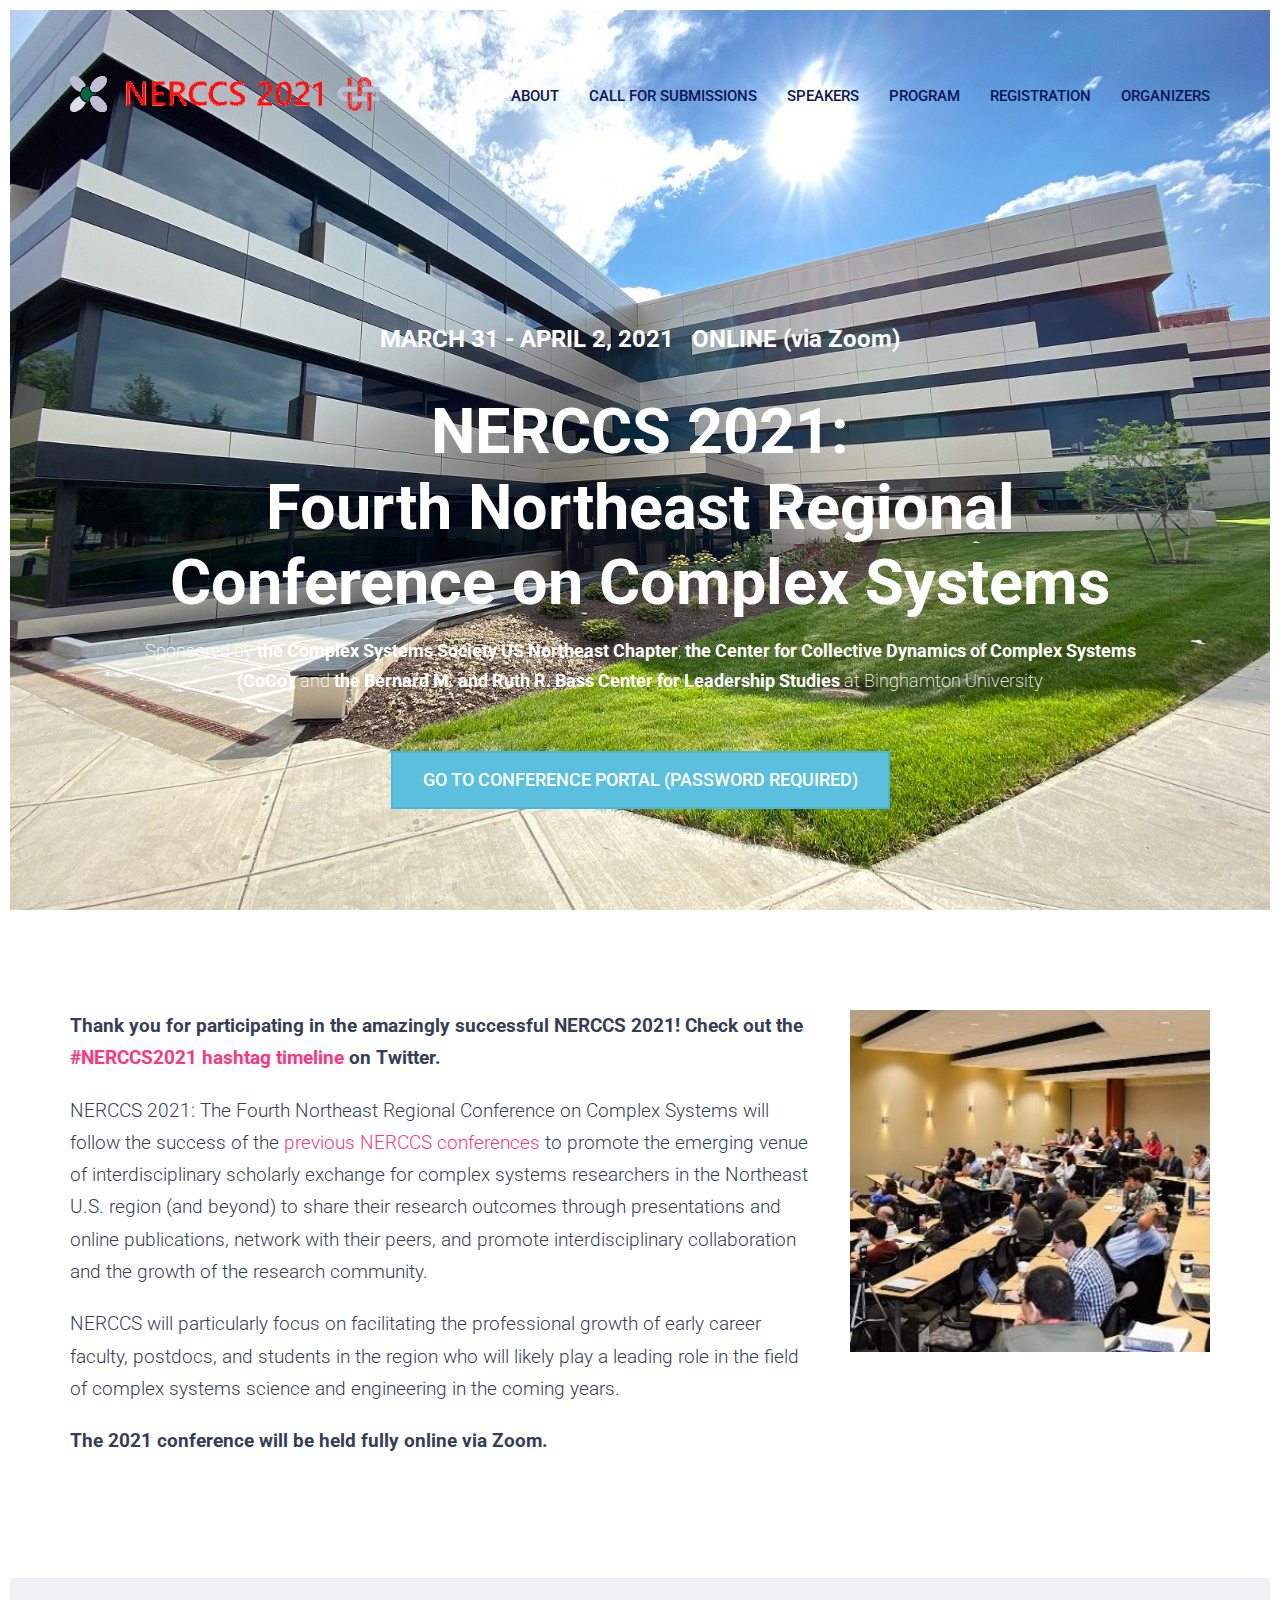
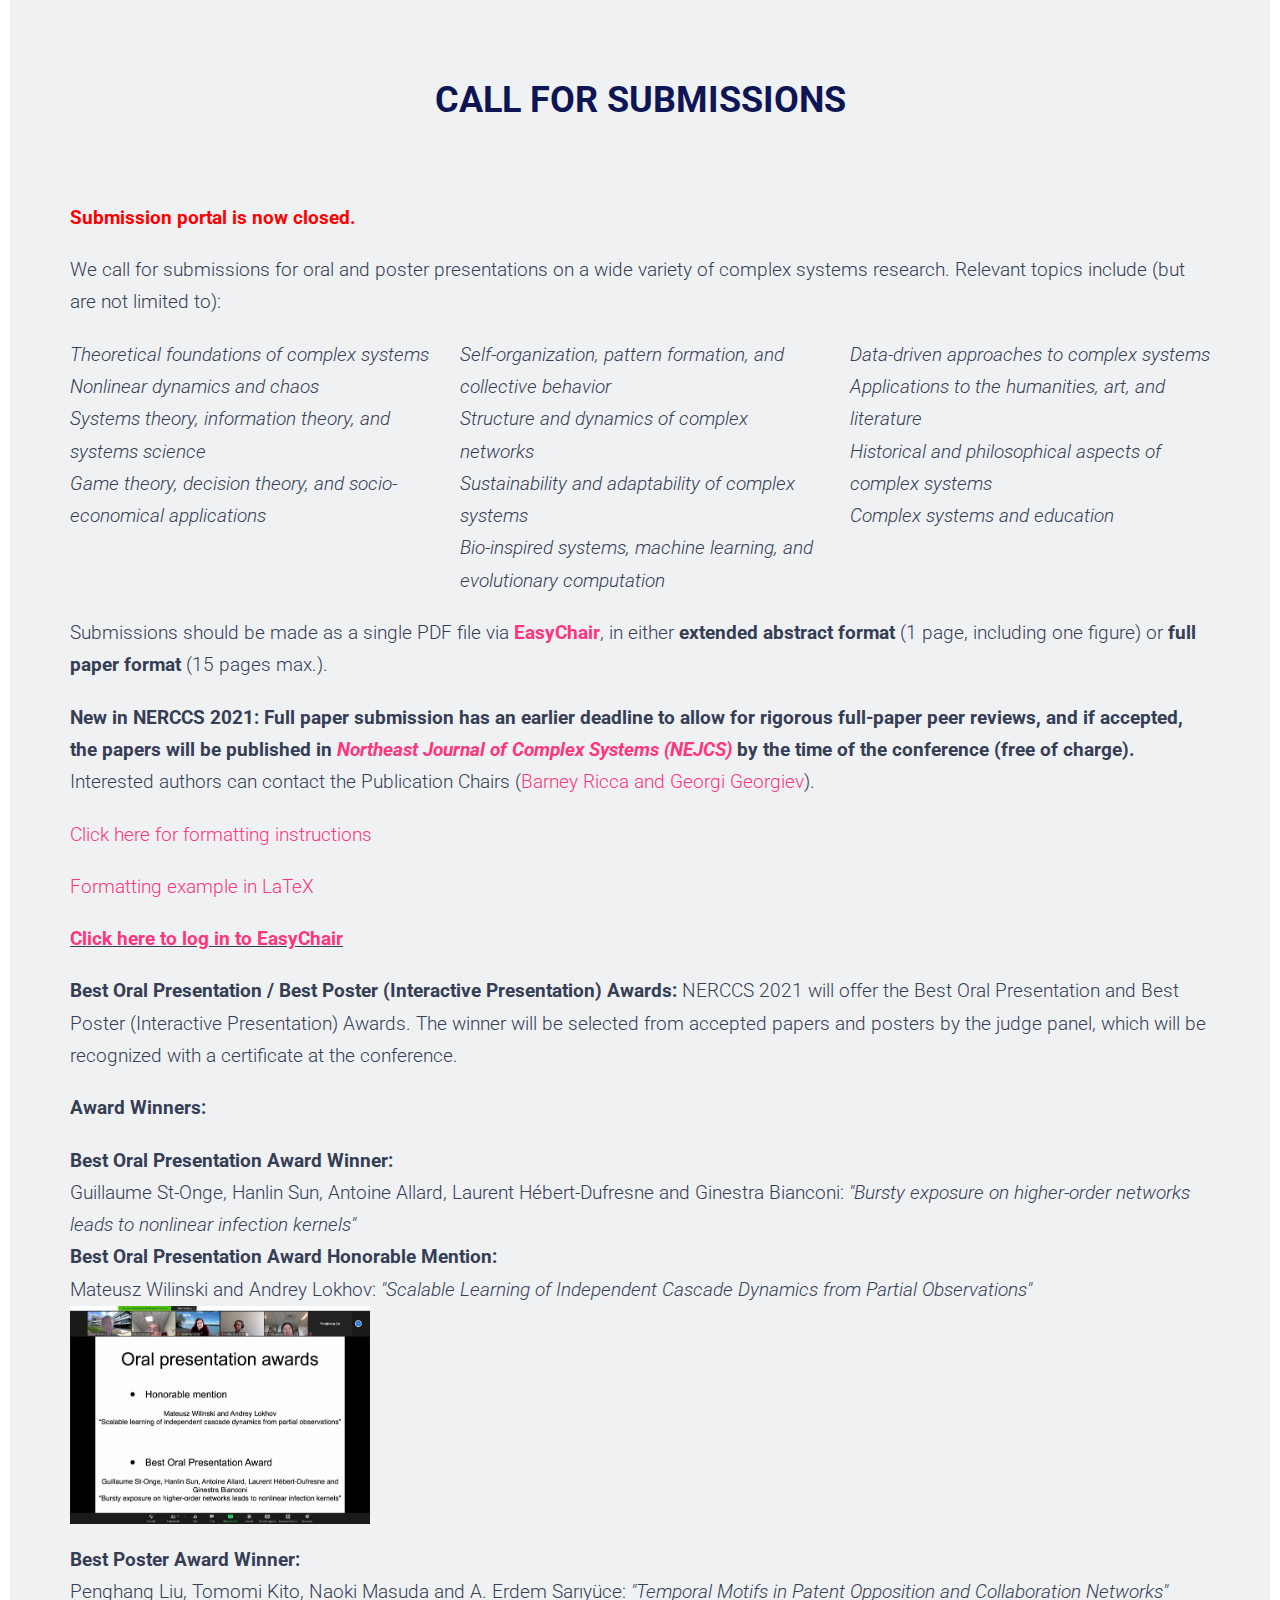
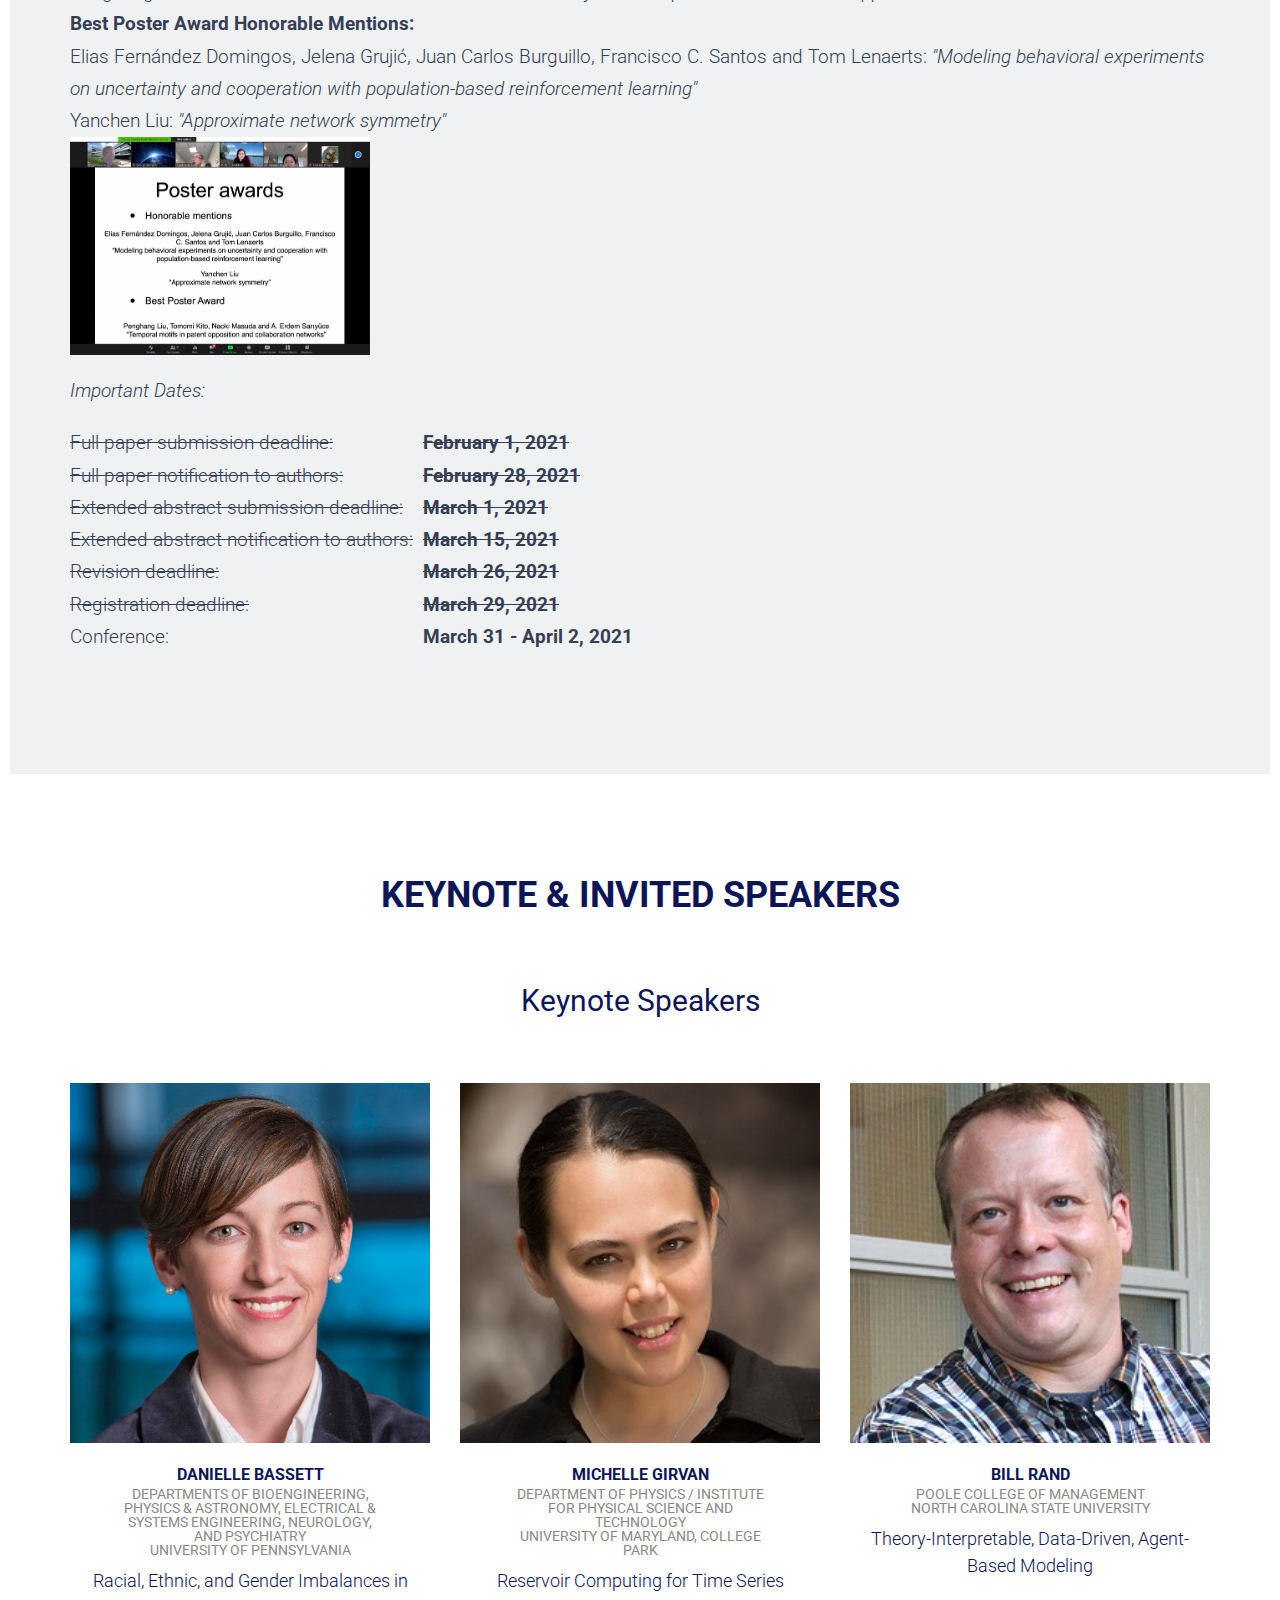
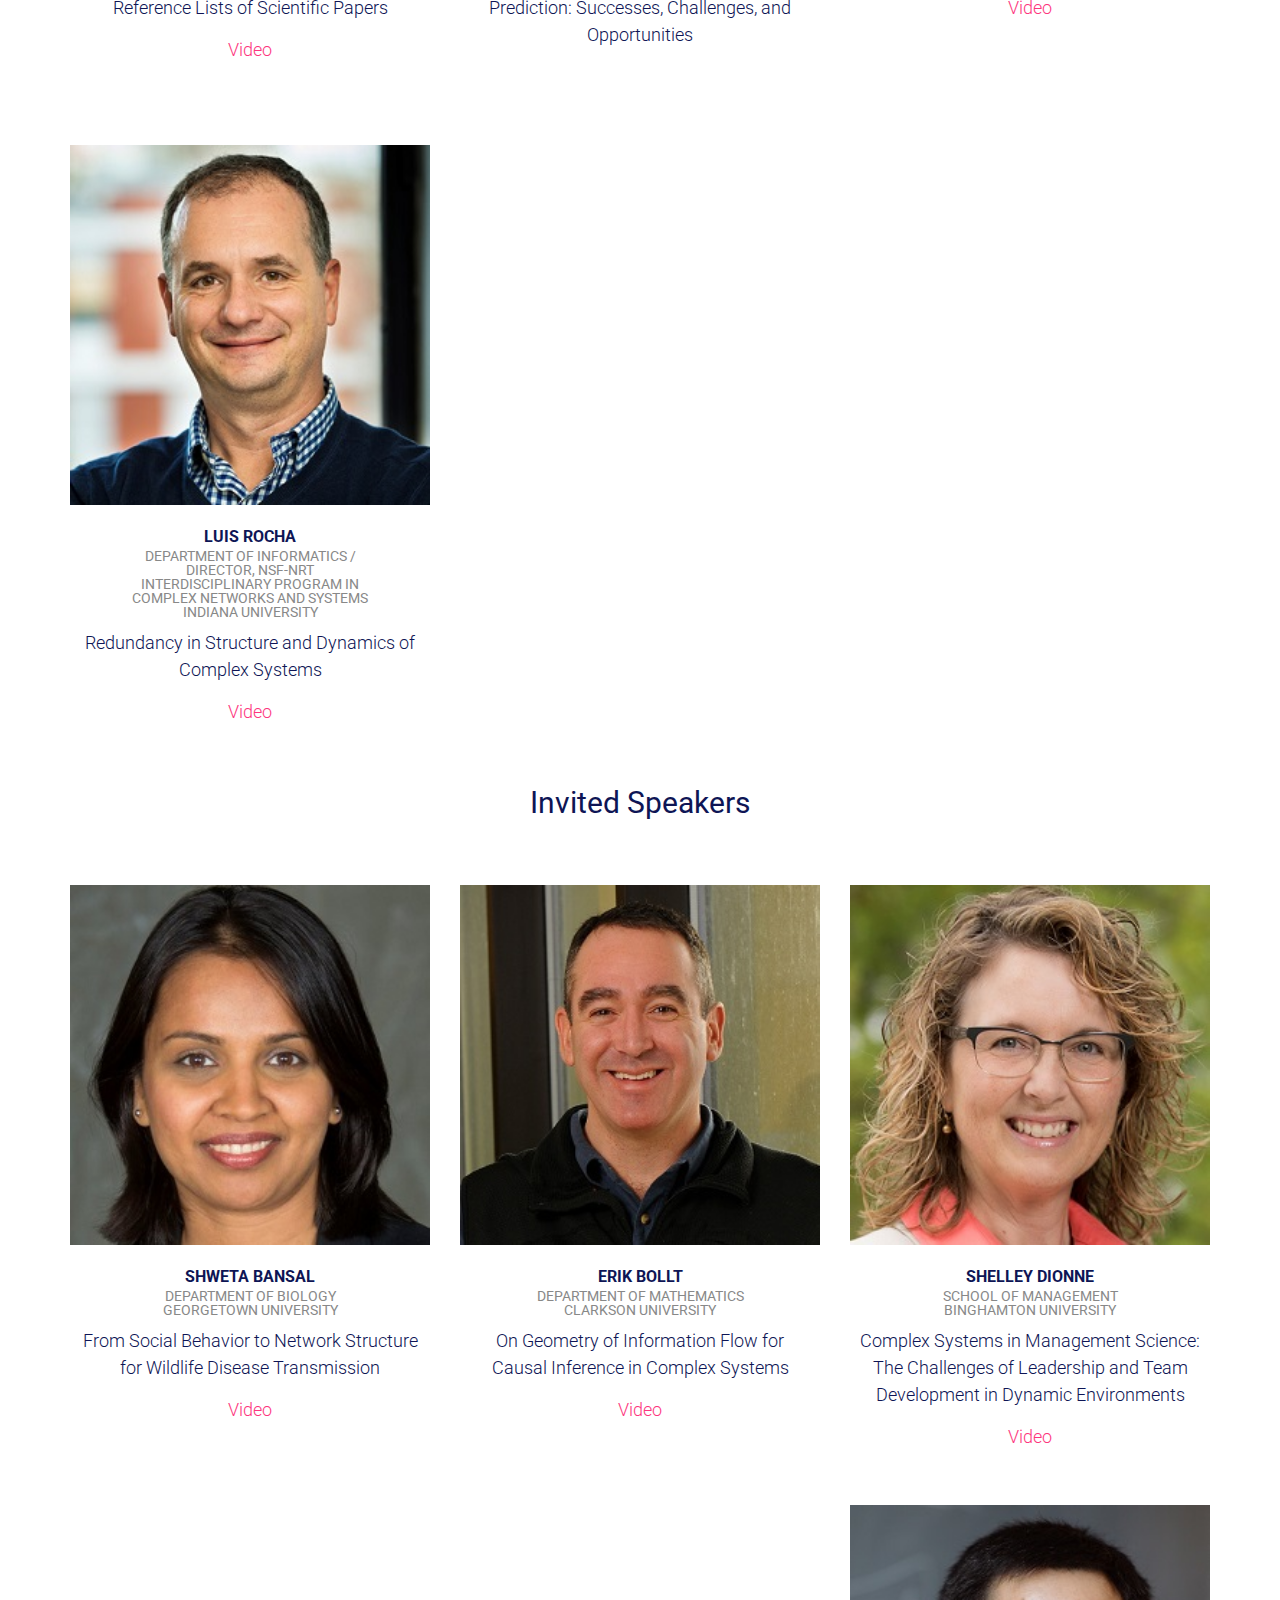
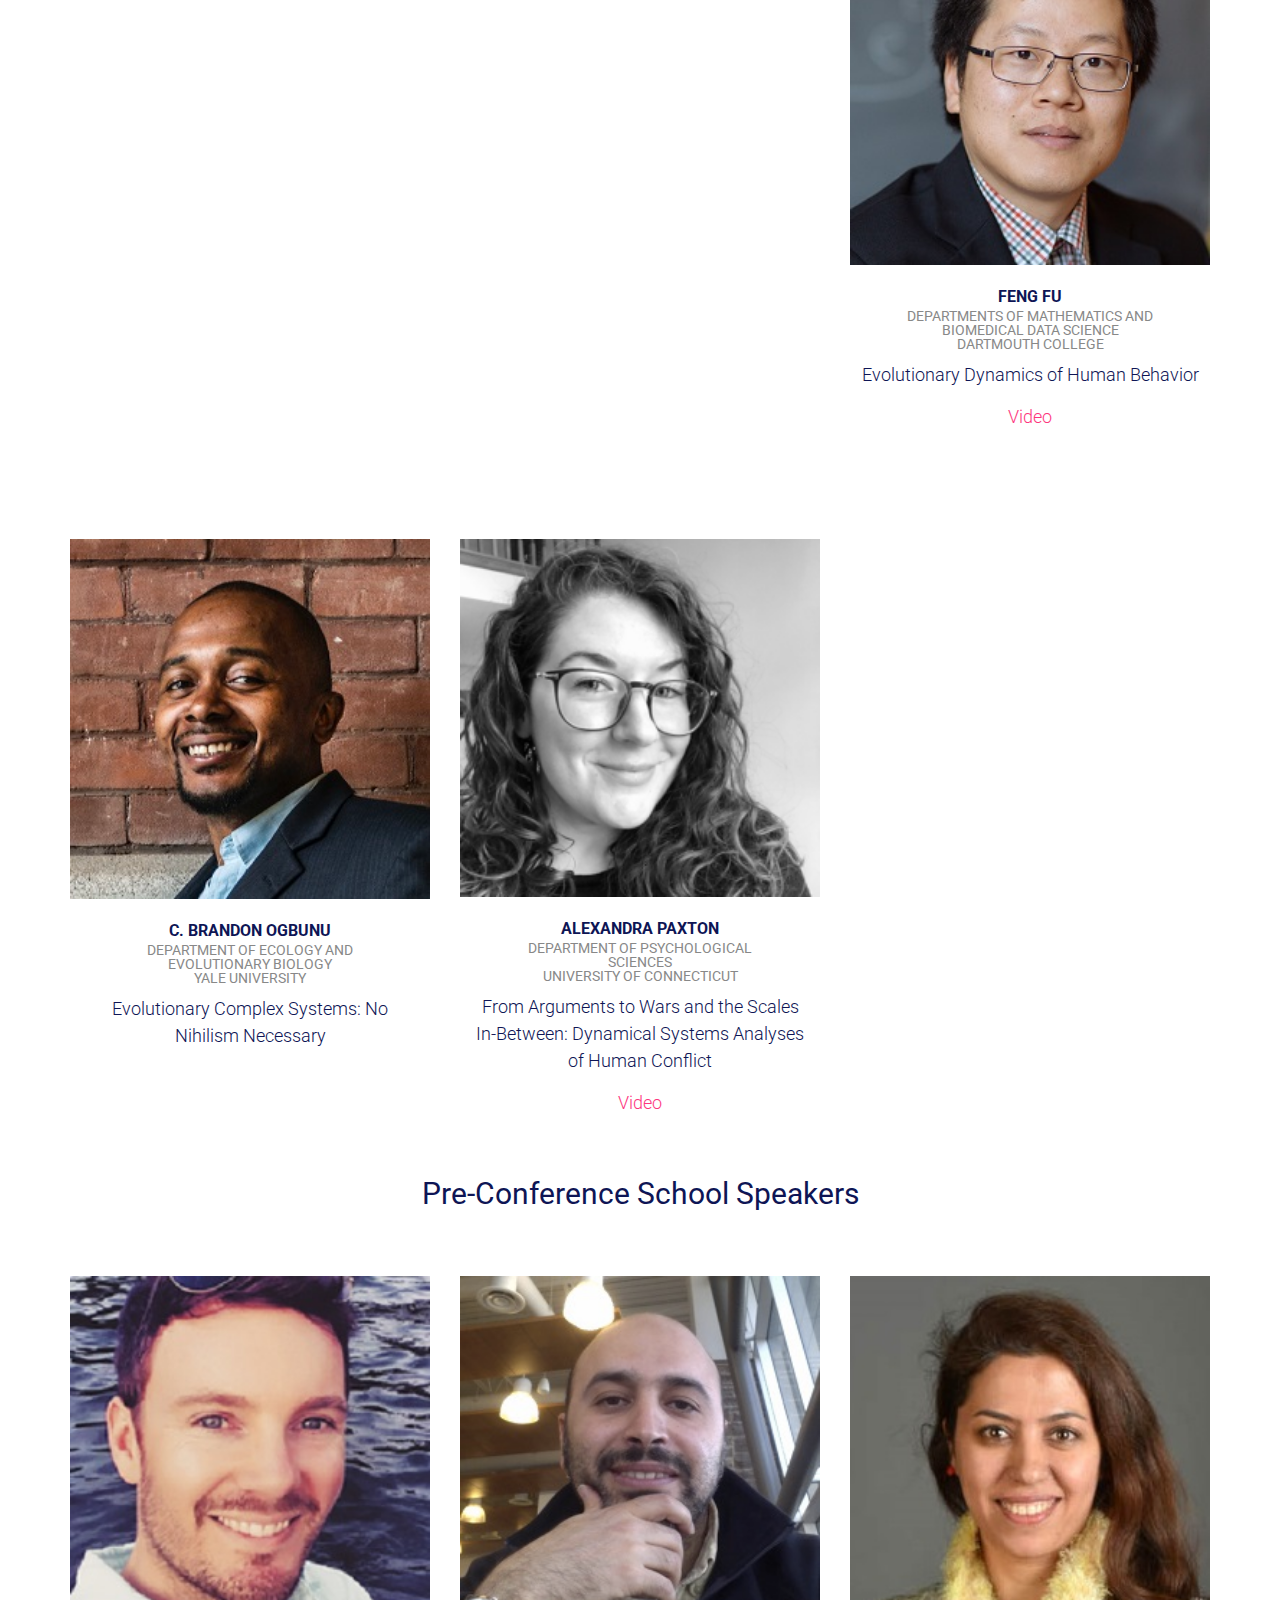
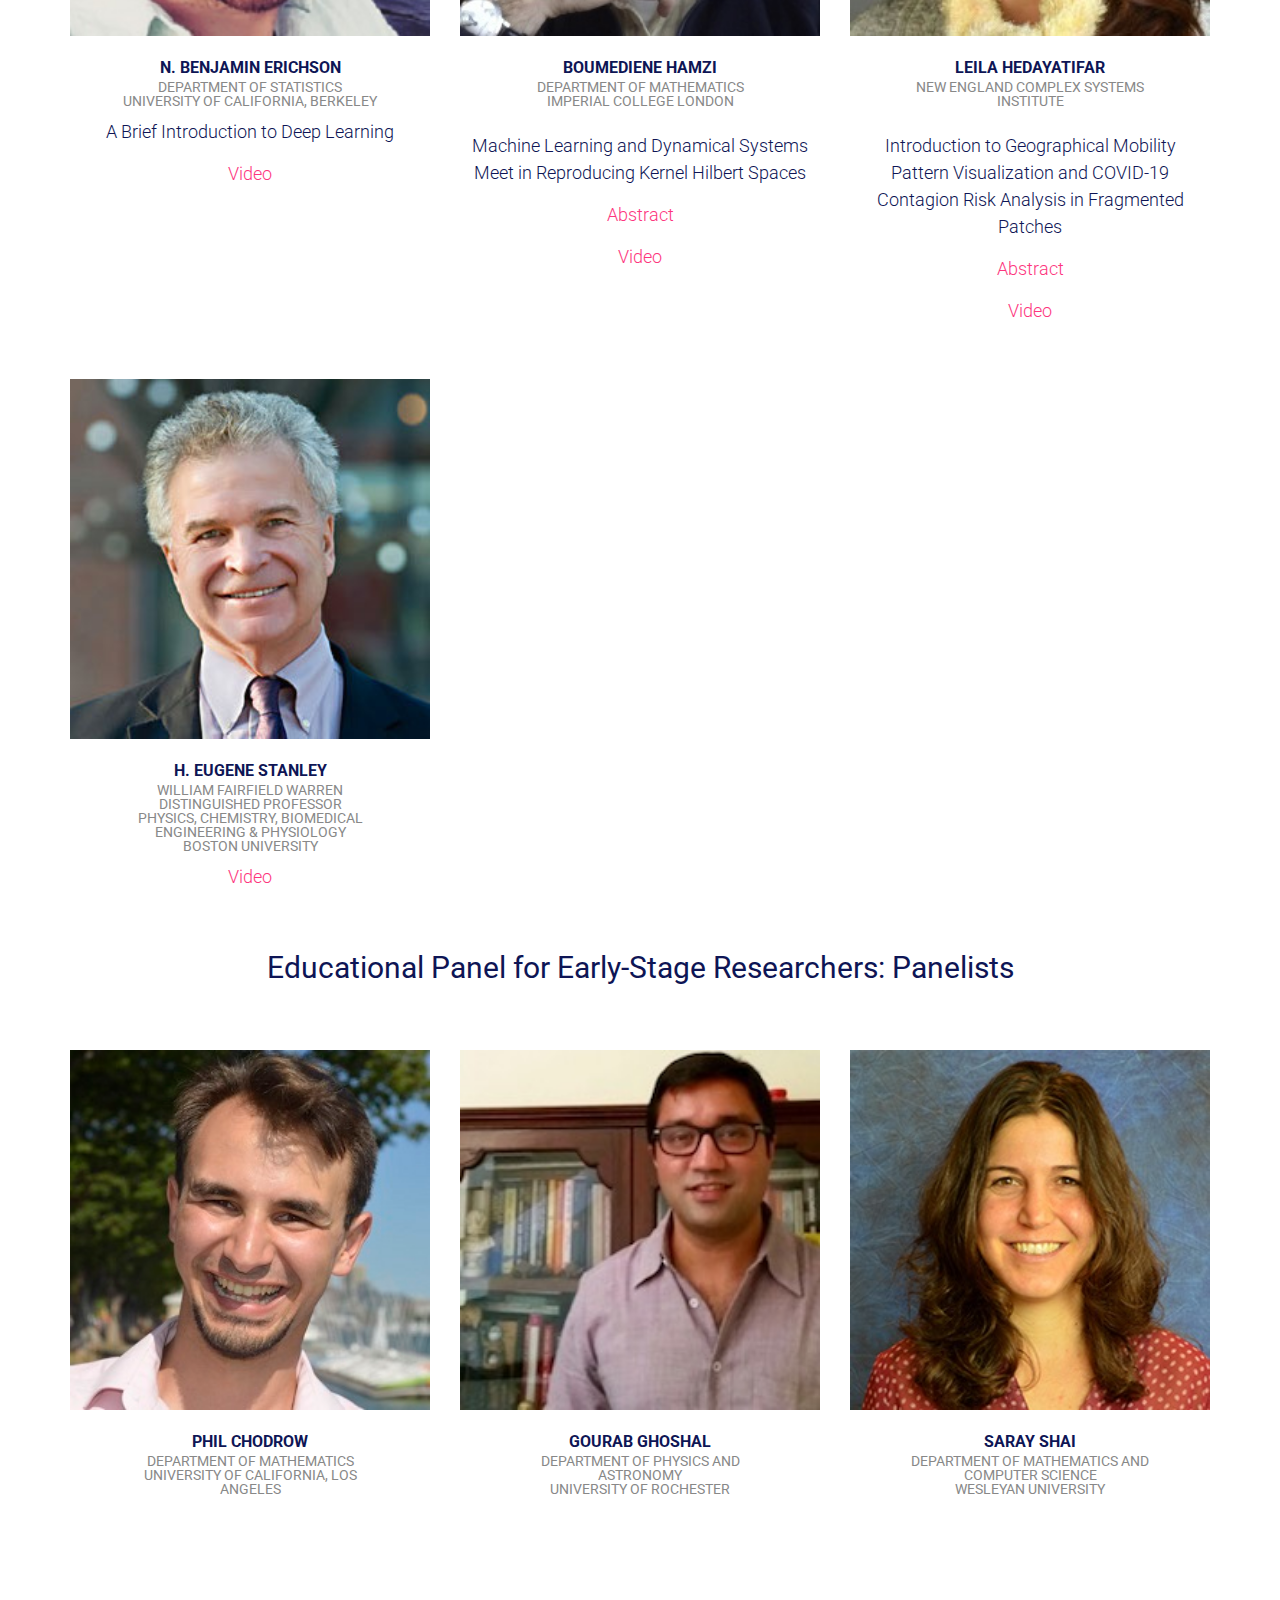
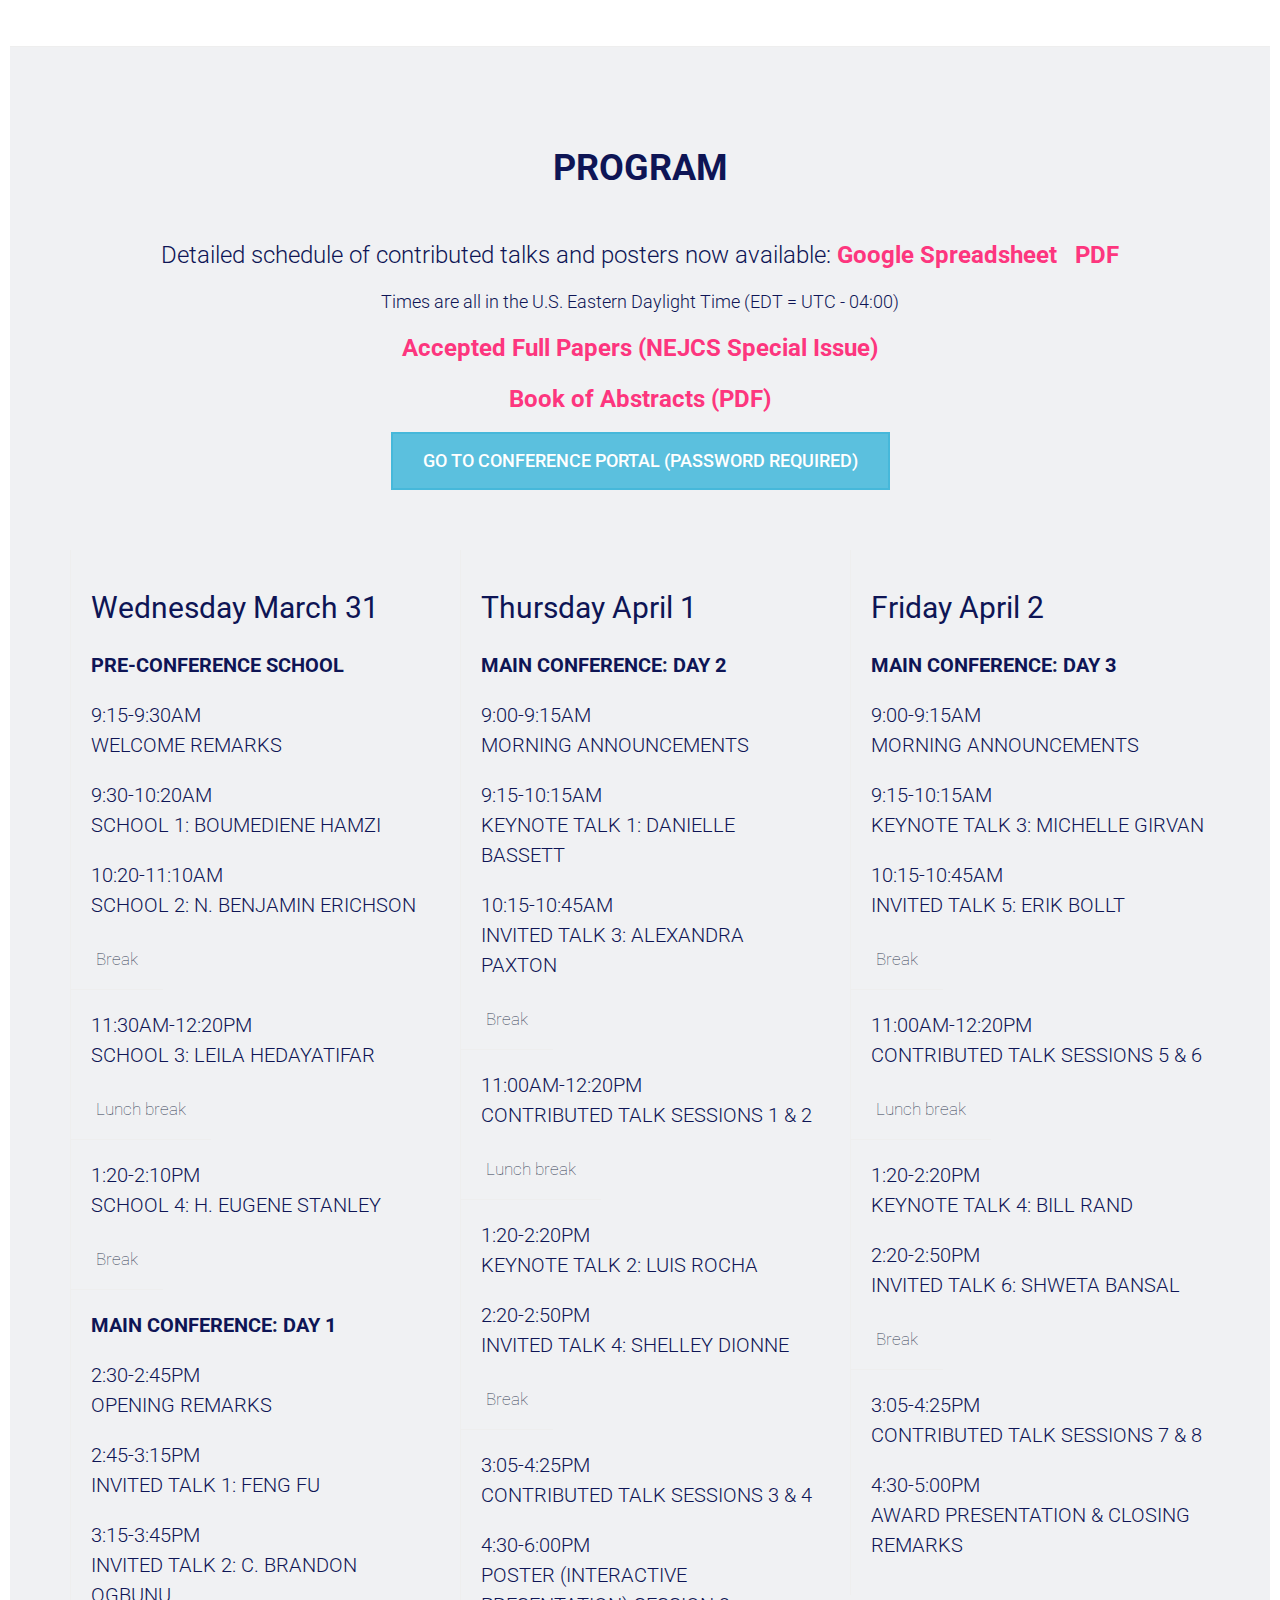
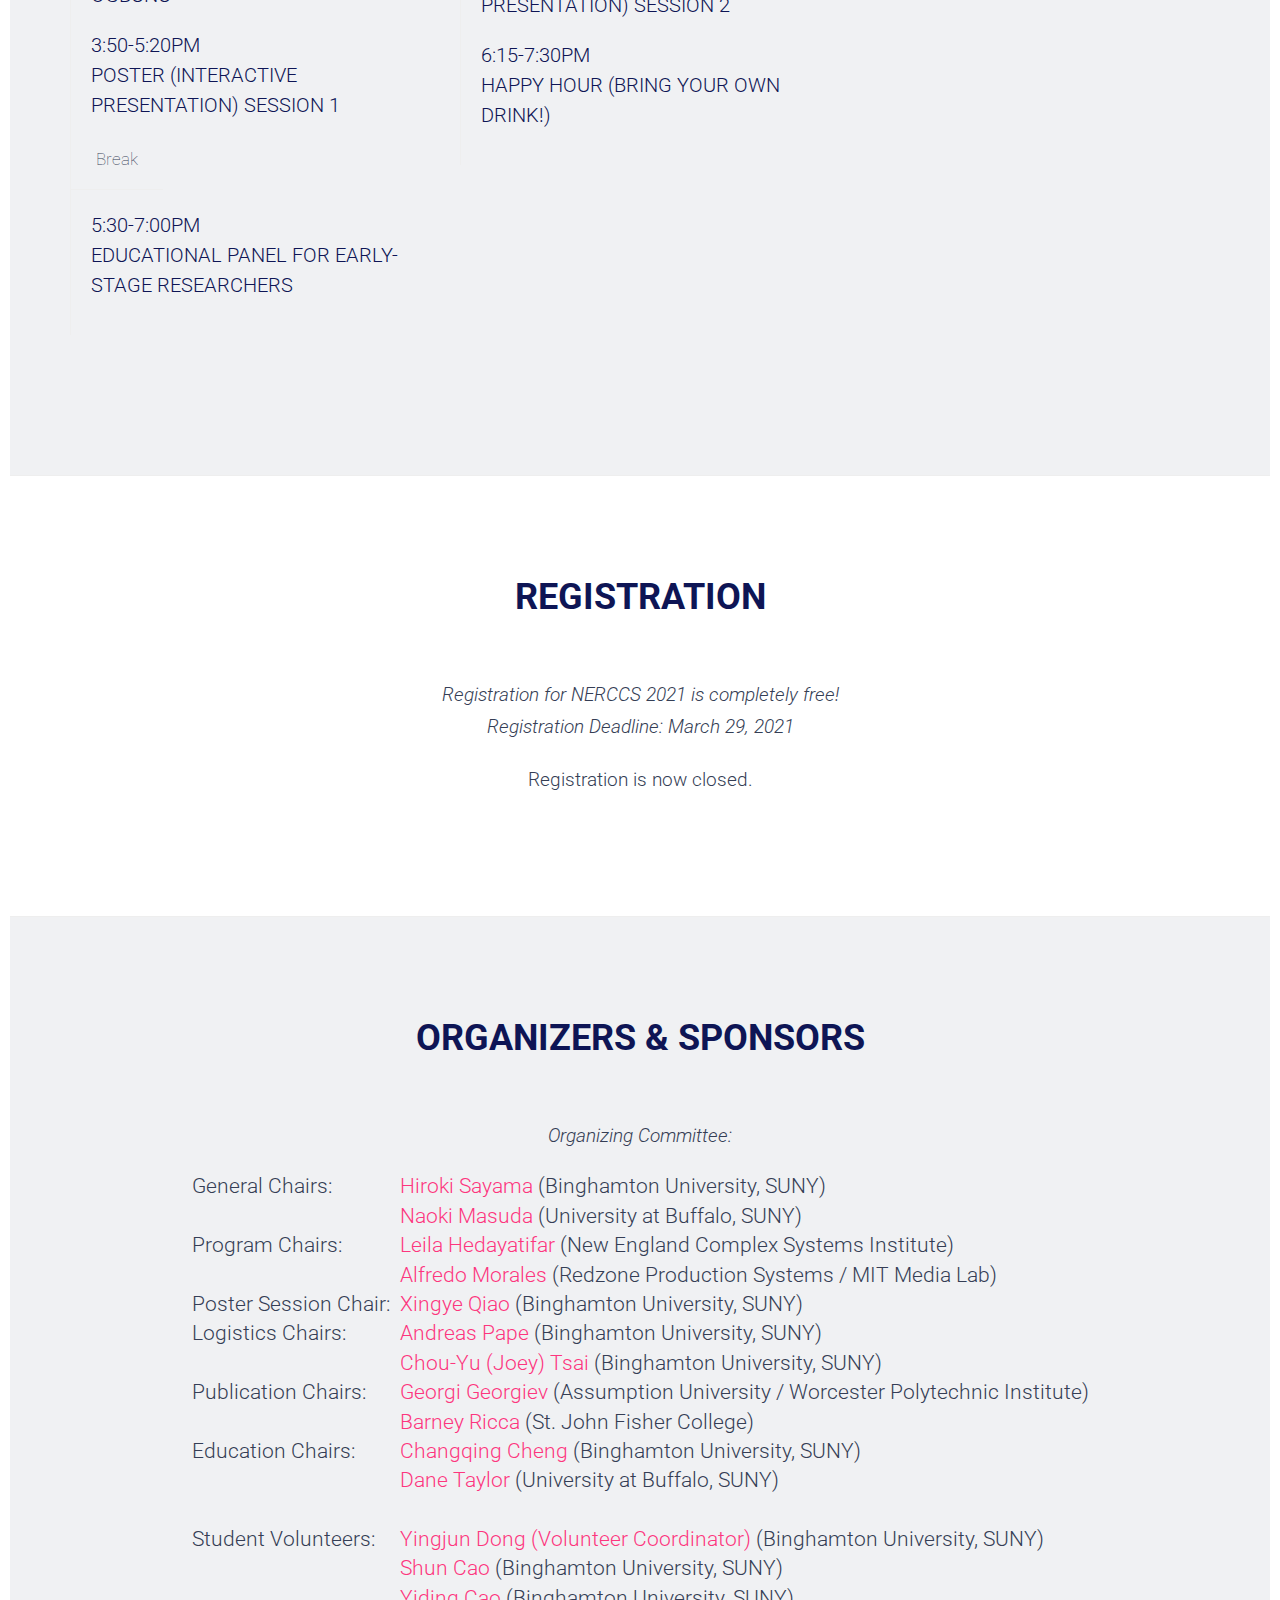
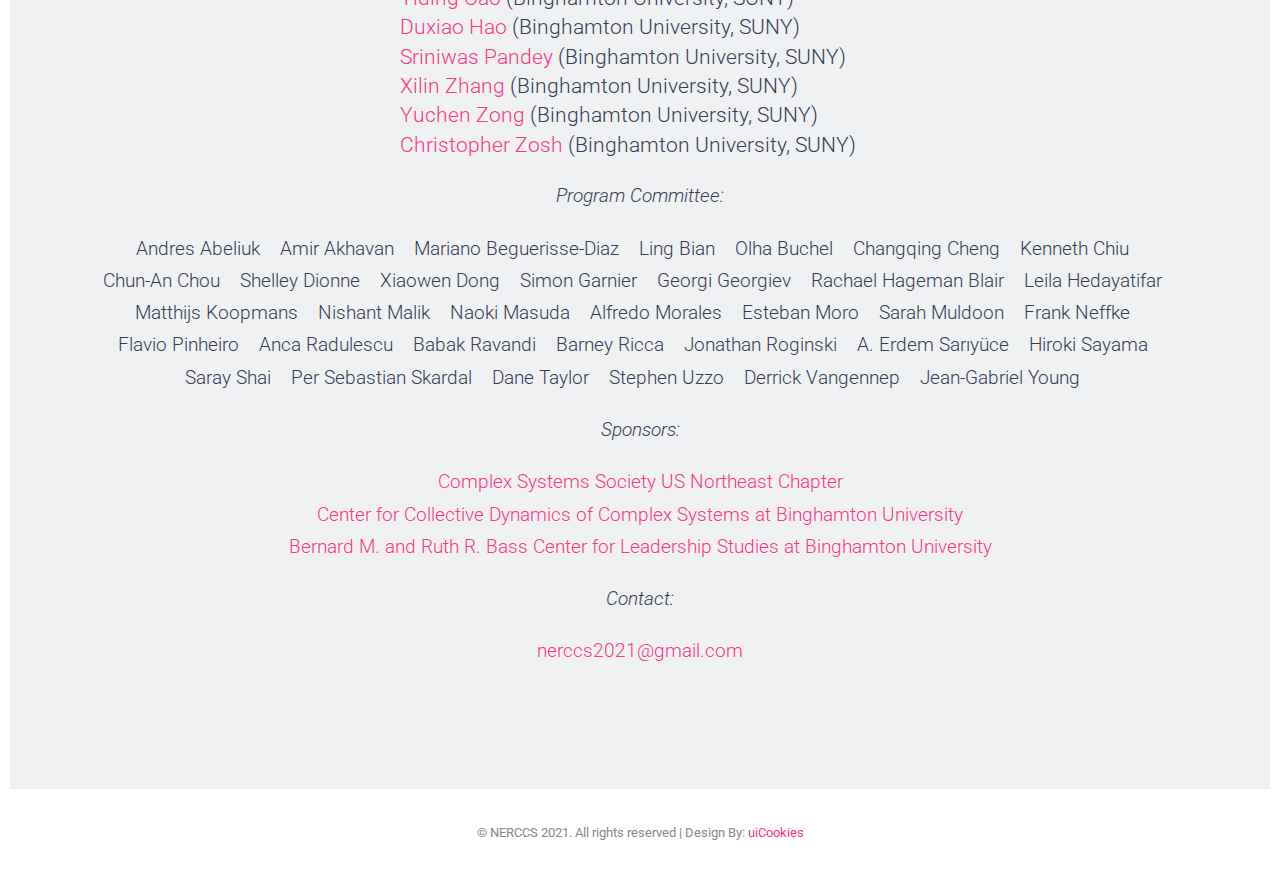
<file: index.html>
<!DOCTYPE html>
<html>
<head>
    <meta charset="utf-8">
    <meta http-equiv="X-UA-Compatible" content="IE=edge">
    <meta name="viewport" content="width=device-width, initial-scale=1">
    <!-- The above 3 meta tags *must* come first in the head; any other head content must come *after* these tags -->
    <title>NERCCS 2021: Fourth Northeast Regional Conference on Complex Systems</title>

    <!-- favicon -->
    <link href="favicon.png" rel=icon>

    <!-- web-fonts -->
    <link href='https://fonts.googleapis.com/css?family=Roboto:100,300,400,700,500' rel='stylesheet' type='text/css'>

    <!-- Bootstrap -->
    <link href="css/bootstrap.min.css" rel="stylesheet">

    <!-- Style CSS -->
    <link href="css/style.css" rel="stylesheet">

    <!-- HTML5 shim and Respond.js for IE8 support of HTML5 elements and media queries -->
    <!-- WARNING: Respond.js doesn't work if you view the page via file:// -->
    <!--[if lt IE 9]>
    <script src="https://oss.maxcdn.com/html5shiv/3.7.2/html5shiv.min.js"></script>
    <script src="https://oss.maxcdn.com/respond/1.4.2/respond.min.js"></script>
    <![endif]-->
</head>
<body id="page-top" data-spy="scroll" data-target=".navbar">
<div id="main-wrapper">
    <!-- Page Preloader -->
    <div id="preloader">
        <div id="status">
            <div class="status-mes"></div>
        </div>
    </div>

    <header class="header">
        <!-- Navigation -->
        <nav class="navbar main-menu" role="navigation">
            <div class="container">
                <div class="navbar-header">
                    <button type="button" class="navbar-toggle" data-toggle="collapse" data-target=".navbar-main-collapse">
                        <span class="sr-only">Toggle navigation</span>
                        <span class="icon-bar"></span>
                        <span class="icon-bar"></span>
                        <span class="icon-bar"></span>
                    </button>
                    <a class="navbar-brand page-scroll" href="#page-top"><img src="img/logo-transparent-2021.png" alt="logo"></a>
                </div>

                <!-- Collect the nav links, forms, and other content for toggling -->
                <div class="collapse navbar-collapse navbar-right navbar-main-collapse">
                    <ul class="nav navbar-nav">
                        <!-- Hidden li included to remove active class from about link when scrolled up past about section -->
                        <li class="hidden"><a href="#page-top"></a></li>
                        <li><a class="page-scroll" href="#section-about">About</a></li>
                        <li><a class="page-scroll" href="#section-cfp">Call for Submissions</a></li>
                        <li><a class="page-scroll" href="#section-speakers">Speakers</a></li>
                        <li><a class="page-scroll" href="#section-program">Program</a></li>
                        <li><a class="page-scroll" href="#section-registration">Registration</a></li>
                        <li><a class="page-scroll" href="#section-organizers">Organizers</a></li>
                    </ul>
                </div>
                <!-- /.navbar-collapse -->
            </div>
            <!-- /.container -->
        </nav>

        <!-- .nav -->

    </header>

    <div class="jumbotron text-center">
        <div class="content">
            <div class="event-date"><b>MARCH 31 - APRIL 2, 2021 &nbsp; ONLINE (via Zoom)</b></div>
            <h1>NERCCS 2021:<br>Fourth Northeast Regional Conference on Complex Systems</h1>
<p><small>Sponsored by <a href="https://sites.google.com/binghamton.edu/css-usne/" target="_blank"><font color="#ffffff"><b>the Complex Systems Society US Northeast Chapter</b></font></a>, <a href="http://coco.binghamton.edu/" target="_blank"><font color="#ffffff"><b>the Center for Collective Dynamics of Complex Systems (CoCo)</b></font></a>,
and <a href="https://www.binghamton.edu/som/cls/" target="_blank"><font color="#ffffff"><b>the Bernard M. and Ruth R. Bass Center for Leadership Studies</b></font></a>
at Binghamton University
</small></p>

            <a href="portal.html"><button type="button" class="btn btn-info btn-lg">GO TO CONFERENCE PORTAL (PASSWORD REQUIRED)</button></a>
<p><br></p>
        </div>
    </div>
    <!-- .Jumbotron-->


    <section id="section-about" class="section-wrapper about-event">
        <div class="container">
            <div class="row">
                <div class="col-md-8">

                    <p class="lead">
<b>Thank you for participating in the amazingly successful NERCCS 2021! Check out the <a href="https://twitter.com/search?q=%23NERCCS2021&src=typed_query&f=live" target="_blank">#NERCCS2021 hashtag timeline</a> on Twitter.</b>
                    </p>

                    <p class="lead">
NERCCS 2021: The Fourth Northeast Regional Conference on Complex Systems will follow the success of the <a href="https://nerccs2020.github.io/" target="_blank">previous NERCCS conferences</a> to promote the emerging venue of interdisciplinary scholarly exchange for complex systems researchers in the Northeast U.S. region (and beyond) to share their research outcomes through presentations and online publications, network with their peers, and promote interdisciplinary collaboration and the growth of the research community. 
                    </p>
                    <p class="lead">
NERCCS will particularly focus on facilitating the professional growth of early career faculty, postdocs, and students in the region who will likely play a leading role in the field of complex systems science and engineering in the coming years. 
                    </p>
                    <p class="lead">
<strong>The 2021 conference will be held fully online via Zoom.</strong>
                    </p>
<!--                    <p class="lead">
<b><a href="NERCCS2021-flyer.pdf" target="_blank">DOWNLOAD CONFERENCE FLYER</a></b>
                    </p>-->
                </div>
                <div class="col-md-4">
	<img src="img/conf-room-image.jpg" width=100% alt="conference">
                </div>
            </div>
        </div>
    </section>
    <!-- .about-event -->

    <section id="section-cfp" class="section-wrapper about-event gray-bg">
        <div class="container">
            <div class="row">
                <div class="col-md-12">
                    <div class="section-title">
                        <h1>CALL FOR SUBMISSIONS</h1>
                    </div>
                </div>
                <div class="col-md-12">
                    <p class="lead">
                    </h3>
                    <p class="lead">
<font color="red"><b>Submission portal is now closed.</b></font>
                    </p>
                    <p class="lead">
We call for submissions for oral and poster presentations on a wide variety of complex systems research. Relevant topics include (but are not limited to):
                    </p>
                </div>
            </div>
            <div class="row">
                <div class="col-md-4">
                    <p class="lead">
<em>Theoretical foundations of complex systems</em><br>
<em>Nonlinear dynamics and chaos</em><br>
<em>Systems theory, information theory, and systems science</em><br>
<em>Game theory, decision theory, and socio-economical applications</em>
                    </p>
                </div>
                <div class="col-md-4">
                    <p class="lead">
<em>Self-organization, pattern formation, and collective behavior</em><br> 
<em>Structure and dynamics of complex networks</em><br> 
<em>Sustainability and adaptability of complex systems</em><br> 
<em>Bio-inspired systems, machine learning, and evolutionary computation</em>
                    </p>
                </div>
                <div class="col-md-4">
                    <p class="lead">
<em>Data-driven approaches to complex systems</em><br>
<em>Applications to the humanities, art, and literature</em><br>
<em>Historical and philosophical aspects of complex systems</em><br>
<em>Complex systems and education</em>
                    </p>
                </div>
            </div>

            <div class="row">
                <div class="col-md-12">
                    <p class="lead">
Submissions should be made as a single PDF file via <a href="https://easychair.org/conferences/?conf=nerccs2021" target="_blank"><b>EasyChair</b></a>, in either <strong>extended abstract format</strong> (1 page, including one figure) or <strong>full paper format</strong> (15 pages max.). 
                    </p>
                    <p class="lead">
<strong>New in NERCCS 2021: Full paper submission has an earlier deadline to allow for rigorous full-paper peer reviews, and if accepted, the papers will be published in <a href="http://orb.binghamton.edu/nejcs/" target="_blank"><em>Northeast Journal of Complex Systems (NEJCS)</em></a> by the time of the conference (free of charge).</strong> Interested authors can contact the Publication Chairs (<a href="mailto:bricca@sjfc.edu,ggeorgiev@assumption.edu">Barney Ricca and Georgi Georgiev</a>).
                    </p>
                    <p class="lead">
<a href="formatting-instructions.pdf" target="_blank">Click here for formatting instructions</a>
                    </p>
                    <p class="lead">
<a href="NERCCS-formatting-example.zip" target="_blank">Formatting example in LaTeX</a>
                    </p>
                    <p class="lead">
<u><b><a href="https://easychair.org/conferences/?conf=nerccs2021" target="_blank">Click here to log in to EasyChair</a></b></u>
                    </p>
                    <p class="lead">
<b>Best Oral Presentation / Best Poster (Interactive Presentation) Awards:</b>
NERCCS 2021 will offer the Best Oral Presentation and Best Poster (Interactive Presentation) Awards. The winner will be selected from accepted papers and posters by the judge panel, which will be recognized with a certificate at the conference. 
                    </p>

                    <p class="lead">
<b>Award Winners:</b><br>
                    </p>
                    <p class="lead">
<b>Best Oral Presentation Award Winner:</b><br>
 Guillaume St-Onge, Hanlin Sun, Antoine Allard, Laurent Hébert-Dufresne and Ginestra Bianconi:
<i>"Bursty exposure on higher-order networks leads to nonlinear infection kernels"</i><br>
<b>Best Oral Presentation Award Honorable Mention:</b><br>
Mateusz Wilinski and Andrey Lokhov: <i>"Scalable Learning of Independent Cascade Dynamics from Partial Observations"</i><br>
<a href="img/best-oral.jpg" target="_blank"><img src="img/best-oral.jpg" width=300></a><br>
                    </p>
                    <p class="lead">
<b>Best Poster Award Winner:</b><br>
Penghang Liu, Tomomi Kito, Naoki Masuda and A. Erdem Sarıyüce: <i>"Temporal Motifs in Patent Opposition and Collaboration Networks"</i><br>
<b>Best Poster Award Honorable Mentions:</b><br>
Elias Fernández Domingos, Jelena Grujić, Juan Carlos Burguillo, Francisco C. Santos and Tom Lenaerts: <i>"Modeling behavioral experiments on uncertainty and cooperation with population-based reinforcement learning"</i><br>
Yanchen Liu: <i>"Approximate network symmetry"</i><br>
<a href="img/best-poster.jpg" target="_blank"><img src="img/best-poster.jpg" width=300></a>
                    </p>

                </div>
                <div class="col-md-12">
                    <p class="lead">
<em>Important Dates:</em>
                    </p>
                    <p class="lead">
<table>
<tr><td class="lead"><s>Full paper submission deadline:</s> &nbsp;</td><td class="lead"><s><b>February 1, 2021</b></s></td><tr>
<tr><td class="lead"><s>Full paper notification to authors:</s> &nbsp;</td><td class="lead"><s><b>February 28, 2021</b></s></td><tr>
<tr><td class="lead"><s>Extended abstract submission deadline:</s> &nbsp;</td><td class="lead"><s><b>March 1, 2021</b></s></td><tr>
<tr><td class="lead"><s>Extended abstract notification to authors:</s> &nbsp;</td><td class="lead"><s><b>March 15, 2021</b></s></td><tr>
<tr><td class="lead"><s>Revision deadline:</s> &nbsp;</td><td class="lead"><s><b>March 26, 2021</b></s></td><tr>
<tr><td class="lead"><s>Registration deadline:</s> &nbsp;</td><td class="lead"><s><b>March 29, 2021</b></s></td><tr>
<tr><td class="lead">Conference: &nbsp;</td><td class="lead"><b>March 31 - April 2, 2021</b></td><tr>
</table>
                    </p>
                </div>
            </div>

        </div>
    </section>
    <!-- .about-event -->

    <section id="section-speakers" class="section-wrapper team">
        <div class="container">
            <div class="row">
                <div class="col-md-12">
                    <div class="section-title">
                        <h1>KEYNOTE &amp; INVITED SPEAKERS</h1>
                    </div>
                </div>
            </div>

            <div class="row">
                <div class="col-md-12">
                    <div class="section-title">
                        <h2>Keynote Speakers</h2>
                    </div>
                </div>
            </div>

            <div class="row">

                <div class="col-sm-6 col-md-4">
                    <a href="https://complexsystemsupenn.com/personal" target="_blank">
                    <figure class="thumbnail">
                        <img src="img/dani-bassett.jpg" class="img-responsive" alt="Image" height=250>
                        <figcaption class="caption text-center">
                            <h3>Danielle Bassett
                                <small>Departments of Bioengineering, Physics &amp; Astronomy, Electrical &amp; Systems Engineering, Neurology, and Psychiatry<br>University of Pennsylvania</small>
                            </h3>
<h4>Racial, Ethnic, and Gender Imbalances in Reference Lists of Scientific Papers</h4>
<h4><a href="https://vimeo.com/532077563" target="_blank">Video</a></h4>
                        </figcaption>
                    </figure>
                    </a>
                </div>
                <!-- /.col-sm-6 -->

                <div class="col-sm-6 col-md-4">
                    <a href="https://sites.google.com/umd.edu/networks/home" target="_blank">
                    <figure class="thumbnail">
                        <img src="img/michelle-girvan.jpg" class="img-responsive" alt="Image" height=250>
                        <figcaption class="caption text-center">
                            <h3>Michelle Girvan
                                <small>Department of Physics / Institute for Physical Science and Technology<br>University of Maryland, College Park</small>
                            </h3>
<h4>Reservoir Computing for Time Series Prediction: Successes, Challenges, and Opportunities</h4>
<h4>&nbsp;</h4>
                        </figcaption>
                    </figure>
                    </a>
                </div>
                <!-- /.col-sm-6 -->

                <div class="col-sm-6 col-md-4">
                    <a href="http://billrand.org/" target="_blank">
                    <figure class="thumbnail">
                        <img src="img/bill-rand.jpg" class="img-responsive" alt="Image" height=250>
                        <figcaption class="caption text-center">
                            <h3>Bill Rand
                                <small>Poole College of Management<br>North Carolina State University</small>
                            </h3>
<h4>Theory-Interpretable, Data-Driven, Agent-Based Modeling</h4>
<h4><a href="https://vimeo.com/532476583" target="_blank">Video</a></h4>
<h4>&nbsp;<br>&nbsp;</h4>
                        </figcaption>
                    </figure>
                    </a>
                </div>
                <!-- /.col-sm-6 -->

                <div class="col-sm-6 col-md-4">
                    <a href="https://homes.luddy.indiana.edu/rocha/" target="_blank">
                    <figure class="thumbnail">
                        <img src="img/luis-rocha.jpg" class="img-responsive" alt="Image" height=250>
                        <figcaption class="caption text-center">
                            <h3>Luis Rocha
                                <small>Department of Informatics / Director, NSF-NRT Interdisciplinary Program in Complex Networks and Systems<br>Indiana University</small>
                            </h3>
<h4>Redundancy in Structure and Dynamics of Complex Systems</h4>
<h4><a href="https://vimeo.com/532081766" target="_blank">Video</a></h4>
                        </figcaption>
                    </figure>
                    </a>
                </div>
                <!-- /.col-sm-6 -->

            </div>
            <!-- .row -->

            <div class="row">
                <div class="col-md-12">
                    <div class="section-title">
                        <h2>Invited Speakers</h2>
                    </div>
                </div>
            </div>

            <div class="row">

                <div class="col-sm-6 col-md-4">
                    <a href="https://sbansal.com/" target="_blank">
                    <figure class="thumbnail">
                        <img src="img/shweta-bansal.jpg" class="img-responsive" alt="Image" height=250>
                        <figcaption class="caption text-center">
                            <h3>Shweta Bansal
                                <small>Department of Biology<br>Georgetown University</small>
                            </h3>
<h4>From Social Behavior to Network Structure for Wildlife Disease Transmission</h4>
<h4><a href="https://vimeo.com/532479908" target="_blank">Video</a></h4>
                        </figcaption>
                    </figure>
                    </a>
                </div>
                <!-- /.col-sm-6 -->

                <div class="col-sm-6 col-md-4">
                    <a href="https://webspace.clarkson.edu/~ebollt/" target="_blank">
                    <figure class="thumbnail">
                        <img src="img/erik-bollt.jpg" class="img-responsive" alt="Image" height=250>
                        <figcaption class="caption text-center">
                            <h3>Erik Bollt
                                <small>Department of Mathematics<br>Clarkson University</small>
                            </h3>
<h4>On Geometry of Information Flow for Causal Inference in Complex Systems</h4>
<h4><a href="https://vimeo.com/532475311" target="_blank">Video</a></h4>
<h4>&nbsp;</h4>
                        </figcaption>
                    </figure>
                    </a>
                </div>
                <!-- /.col-sm-6 -->

                <div class="col-sm-6 col-md-4">
                    <a href="https://www.binghamton.edu/som/research/profile.html?id=sdionne" target="_blank">
                    <figure class="thumbnail">
                        <img src="img/shelley-dionne.jpg" class="img-responsive" alt="Image" height=250>
                        <figcaption class="caption text-center">
                            <h3>Shelley Dionne
                                <small>School of Management<br>Binghamton University</small>
                            </h3>
<h4>Complex Systems in Management Science: The Challenges of Leadership and Team Development in Dynamic Environments</h4>
<h4><a href="https://vimeo.com/532085013" target="_blank">Video</a></h4>
                        </figcaption>
                    </figure>
                    </a>
                </div>
                <!-- /.col-sm-6 -->

                <div class="col-sm-6 col-md-4">
                    <a href="http://www.dartmouth.edu/~fengfu/" target="_blank">
                    <figure class="thumbnail">
                        <img src="img/feng-fu.jpg" class="img-responsive" alt="Image" height=250>
                        <figcaption class="caption text-center">
                            <h3>Feng Fu
                                <small>Departments of Mathematics and Biomedical Data Science<br>Dartmouth College</small>
                            </h3>
<h4>Evolutionary Dynamics of Human Behavior</h4>
<h4><a href="https://vimeo.com/531537952" target="_blank">Video</a><br>&nbsp;<br>&nbsp;</h4>
                        </figcaption>
                    </figure>
                    </a>
                </div>
                <!-- /.col-sm-6 -->

                <div class="col-sm-6 col-md-4">
                    <a href="https://medium.com/ogplexus" target="_blank">
                    <figure class="thumbnail">
                        <img src="img/brandon-ogbunu.jpg" class="img-responsive" alt="Image" height=250>
                        <figcaption class="caption text-center">
                            <h3>C. Brandon Ogbunu
                                <small>Department of Ecology and Evolutionary Biology<br>Yale University</small>
                            </h3>
<h4>Evolutionary Complex Systems: No Nihilism Necessary<br>&nbsp;<br>&nbsp;</h4>
                        </figcaption>
                    </figure>
                    </a>
                </div>
                <!-- /.col-sm-6 -->

                <div class="col-sm-6 col-md-4">
                    <a href="https://alexandrapaxton.com/" target="_blank">
                    <figure class="thumbnail">
                        <img src="img/alexandra-paxton.png" class="img-responsive" alt="Image" height=250>
                        <figcaption class="caption text-center">
                            <h3>Alexandra Paxton
                                <small>Department of Psychological Sciences<br>University of Connecticut</small>
                            </h3>
<h4>From Arguments to Wars and the Scales In-Between: Dynamical Systems Analyses of Human Conflict</h4>
<h4><a href="https://vimeo.com/532080466" target="_blank">Video</a></h4>
                        </figcaption>
                    </figure>
                    </a>
                </div>
                <!-- /.col-sm-6 -->

            </div>
            <!-- .row -->

            <div class="row">
                <div class="col-md-12">
                    <div class="section-title">
                        <h2>Pre-Conference School Speakers</h2>
                    </div>
                </div>
            </div>

            <div class="row">

                <div class="col-sm-6 col-md-4">
                    <a href="https://www.benerichson.com/" target="_blank">
                    <figure class="thumbnail">
                        <img src="img/ben-erichson.jpg" class="img-responsive" alt="Image">
                        <figcaption class="caption text-center">
                            <h3>N. Benjamin Erichson
                              <small>Department of Statistics<br>University of California, Berkeley</small>
                            </h3>
<h4>A Brief Introduction to Deep Learning<h4>
<h4><a href="https://vimeo.com/531528329" target="_blank">Video</a></h4>
                        </figcaption>
                    </figure>
                    </a>
                </div>
                <!-- /.col-sm-6 -->

                <div class="col-sm-6 col-md-4">
                    <a href="https://sites.google.com/site/boumedienehamzi/" target="_blank">
                    <figure class="thumbnail">
                        <img src="img/boumediene-hamzi.jpg" class="img-responsive" alt="Image">
                        <figcaption class="caption text-center">
                            <h3>Boumediene Hamzi
                              <small>Department of Mathematics<br>Imperial College London<br>&nbsp;</small>
                            </h3>
<h4>Machine Learning and Dynamical Systems Meet in Reproducing Kernel Hilbert Spaces</h4>
<h4><a href="hamzi-abstract.pdf" target="_blank">Abstract</a></h4>
<h4><a href="https://vimeo.com/531525026" target="_blank">Video</a></h4>
                        </figcaption>
                    </figure>
                    </a>
                </div>
                <!-- /.col-sm-6 -->

                <div class="col-sm-6 col-md-4">
                    <a href="https://scholar.google.com/citations?user=KJDdAH8AAAAJ&hl=en" target="_blank">
                    <figure class="thumbnail">
                        <img src="img/leila-hedayatifar.jpg" class="img-responsive" alt="Image">
                        <figcaption class="caption text-center">
                            <h3>Leila Hedayatifar
                              <small>New England Complex Systems Institute<br>&nbsp;</small>
                            </h3>
<h4>Introduction to Geographical Mobility Pattern Visualization and COVID-19 Contagion Risk Analysis in Fragmented Patches</h4>
<h4><a href="hedayatifar-abstract.pdf" target="_blank">Abstract</a></h4>
<h4><a href="https://vimeo.com/531533251" target="_blank">Video</a></h4>
                        </figcaption>
                    </figure>
                    </a>
                </div>
                <!-- /.col-sm-6 -->

                <div class="col-sm-6 col-md-4">
                    <a href="http://polymer.bu.edu/hes/" target="_blank">
                    <figure class="thumbnail">
                        <img src="img/gene-stanley.jpg" class="img-responsive" alt="Image">
                        <figcaption class="caption text-center">
                            <h3>H. Eugene Stanley
                              <small>William Fairfield Warren Distinguished Professor<br>Physics, Chemistry, Biomedical Engineering &amp; Physiology<br>Boston University</small>
                            </h3>
<h4><a href="https://vimeo.com/531535519" target="_blank">Video</a></h4>
                        </figcaption>
                    </figure>
                    </a>
                </div>
                <!-- /.col-sm-6 -->

            </div>
            <!-- .row -->

            <div class="row">
                <div class="col-md-12">
                    <div class="section-title">
                        <h2>Educational Panel for Early-Stage Researchers: Panelists</h2>
                    </div>
                </div>
            </div>

            <div class="row">

                <div class="col-sm-6 col-md-4">
                    <a href="https://www.philchodrow.com/" target="_blank">
                    <figure class="thumbnail">
                        <img src="img/phil-chodrow.jpg" class="img-responsive" alt="Image">
                        <figcaption class="caption text-center">
                            <h3>Phil Chodrow
                              <small>Department of Mathematics<br>University of California, Los Angeles</small>
                            </h3>
                        </figcaption>
                    </figure>
                    </a>
                </div>
                <!-- /.col-sm-6 -->

                <div class="col-sm-6 col-md-4">
                    <a href="http://www.pas.rochester.edu/people/faculty/ghoshal_gourab/" target="_blank"></a>
                    <figure class="thumbnail">
                        <img src="img/gourab-ghoshal.jpg" class="img-responsive" alt="Image">
                        <figcaption class="caption text-center">
                            <h3>Gourab Ghoshal
                              <small>Department of Physics and Astronomy<br>University of Rochester</small>
                            </h3>
                        </figcaption>
                    </figure>
                    </a>
                </div>
                <!-- /.col-sm-6 -->

<!--
                <div class="col-sm-6 col-md-4">
                    <a href="https://www.northeastern.edu/jin/" target="_blank">
                    <figure class="thumbnail">
                        <img src="img/xiaoning-jin.jpg" class="img-responsive" alt="Image">
                        <figcaption class="caption text-center">
                            <h3>Xiaoning (Sarah) Jin
                              <small>Mechanical and Industrial Engineering<br>Northeastern University</small>
                            </h3>
                        </figcaption>
                    </figure>
                    </a>
                </div>
-->

                <div class="col-sm-6 col-md-4">
                    <a href="https://www.wesleyan.edu/academics/faculty/sshai/profile.html" target="_blank">
                    <figure class="thumbnail">
                        <img src="img/saray-shai.jpg" class="img-responsive" alt="Image">
                        <figcaption class="caption text-center">
                            <h3>Saray Shai
                              <small>Department of Mathematics and Computer Science<br>Wesleyan University</small>
                            </h3>
                        </figcaption>
                    </figure>
                    </a>
                </div>
                <!-- /.col-sm-6 -->

            </div>
            <!-- .row -->

        </div>
        <!-- /.container -->
    </section>
    <!-- .team -->

    <section id="section-program" class="section-wrapper section-ajenda gray-bg">
        <div class="container">
            <div class="row">
                <div class="col-md-12">
                    <div class="section-title">
                        <h1>PROGRAM</h1>
<h4>&nbsp;</h4>
<h3>Detailed schedule of contributed talks and posters now available: 
<b><a href="https://docs.google.com/spreadsheets/d/1mA8h0NRwePIr608NfG9zSFDDdkH5sWSE/edit#gid=1118096359" target="_blank">Google Spreadsheet</a></b> &nbsp;
<b><a href="NERCCS2021-schedule.pdf" target="_blank">PDF</a></b>
<h3>
<h4>Times are all in the U.S. Eastern Daylight Time (EDT = UTC - 04:00)</h4>
<h3><b><a href="https://orb.binghamton.edu/nejcs/vol3/iss1/" target="_blank">Accepted Full Papers (NEJCS Special Issue)</a></b><h3>
<h3><b><a href="NERCCS2021-abstracts.pdf" target="_blank">Book of Abstracts (PDF)</a></b><h3>

<a href="portal.html"><button type="button" class="btn btn-info btn-lg">GO TO CONFERENCE PORTAL (PASSWORD REQUIRED)</button></a>

                    </div>
                </div>
            </div>

            <div class="row">

                <div class="col-sm-6 col-md-4">
                    <div class="session">
                        <h2>Wednesday March 31</h2>

                        <h3><b>Pre-Conference School</b></h3>

                        <h3>9:15-9:30AM<br>Welcome remarks</h3>
                        <h3>9:30-10:20AM<br>School 1: Boumediene Hamzi</h3>
                        <h3>10:20-11:10AM<br>School 2: N. Benjamin Erichson</h3>

                        <time>Break</time>

                        <h3>11:30AM-12:20PM<br>School 3: Leila Hedayatifar</h3>

                        <time>Lunch break</time>

                        <h3>1:20-2:10PM<br>School 4: H. Eugene Stanley</h3>

                        <time>Break</time>

                        <h3><b>Main conference: Day 1</b></h3>

                        <h3>2:30-2:45PM<br>Opening remarks</h3>
                        <h3>2:45-3:15PM<br>Invited talk 1: Feng Fu</h3>
                        <h3>3:15-3:45PM<br>Invited talk 2: C. Brandon Ogbunu</h3>

                        <h3>3:50-5:20PM<br>Poster (interactive presentation) session 1</h3>

                        <time>Break</time>

                        <h3>5:30-7:00PM<br>Educational panel for early-stage researchers</h3>

                    </div>
                    <!-- .session -->
                </div>

                <div class="col-sm-6 col-md-4">
                    <div class="session">
                        <h2>Thursday April 1</h2>

                        <h3><b>Main conference: Day 2</b></h3>

                        <h3>9:00-9:15AM<br>Morning announcements</h3>
                        <h3>9:15-10:15AM<br>Keynote talk 1: Danielle Bassett</h3>
                        <h3>10:15-10:45AM<br>Invited talk 3: Alexandra Paxton</h3>

                        <time>Break</time>

                        <h3>11:00AM-12:20PM<br>
                        Contributed talk sessions 1 &amp 2</h3>

                        <time>Lunch break</time>

                        <h3>1:20-2:20PM<br>Keynote talk 2: Luis Rocha</h3>
                        <h3>2:20-2:50PM<br>Invited talk 4: Shelley Dionne</h3>

                        <time>Break</time>

                        <h3>3:05-4:25PM<br>Contributed talk sessions 3 &amp 4</h3>

                        <h3>4:30-6:00PM<br>Poster (interactive presentation) session 2</h3>

                        <h3>6:15-7:30PM<br>Happy hour (bring your own drink!)</h3>

                    </div>
                    <!-- .session -->

                </div>

                <div class="col-sm-6 col-md-4">
                    <div class="session">
                        <h2>Friday April 2</h2>

                        <h3><b>Main conference: Day 3</b></h3>

                        <h3>9:00-9:15AM<br>Morning announcements</h3>
                        <h3>9:15-10:15AM<br>Keynote talk 3: Michelle Girvan</h3>
                        <h3>10:15-10:45AM<br>Invited talk 5: Erik Bollt</h3>

                        <time>Break</time>

                        <h3>11:00AM-12:20PM<br>Contributed talk sessions 5 &amp 6</h3>

                        <time>Lunch break</time>

                        <h3>1:20-2:20PM<br>Keynote talk 4: Bill Rand</h3>
                        <h3>2:20-2:50PM<br>Invited talk 6: Shweta Bansal</h3>

                        <time>Break</time>

                        <h3>3:05-4:25PM<br>Contributed talk sessions 7 &amp 8</h3>

                        <h3>4:30-5:00PM<br>Award presentation &amp; closing remarks</h3>

                    </div>
                    <!-- .session -->

                </div>

            </div>
        </div>

    </section>


    <section id="section-registration" class="section-wrapper pricing-section">
        <div class="container">
            <div class="row">
                <div class="col-md-12">
                    <div class="section-title">
                        <h1>REGISTRATION</h1>
                    </div>
                </div>
            </div>
            <div class="row">

            <div class="row">
                <div class="col-md-12">
                    <p class="lead" align="center">
<em>Registration for NERCCS 2021 is completely free!</em><br>
<em>Registration Deadline: March 29, 2021</em>
                    </p>
                    <p class="lead" align="center">
	Registration is now closed.
<!--<a href="https://forms.gle/EzYXf2Xg2aEN5DQo8" target="_blank"><button type="button" class="btn btn-primary btn-lg">Register Online</button></a>-->
                    </p>
                </div>
            </div>

            <!-- /.row -->
        </div>
        <!-- /.container -->
    </section>
    <!-- .pricing-section -->


    <section id="section-organizers" class="section-wrapper gray-bg">
        <div class="container">
            <div class="row">
                <div class="col-md-12">
                    <div class="section-title">
                        <h1>ORGANIZERS &amp; SPONSORS</h1>
                    </div>
                </div>
            </div>

            <div class="row">
                <div class="col-md-12">

<p class="lead" align="center">
<em>Organizing Committee:</em>
</p>

<table class="lead" align="center">
<tr valign="top"><td>General Chairs: &nbsp;</td><td>
<a href="http://bingweb.binghamton.edu/~sayama/" target="_blank">Hiroki Sayama</a> (Binghamton University, SUNY)<br />
<a href="http://www.naokimasuda.net/" target="_blank">Naoki Masuda</a> (University at Buffalo, SUNY)
</td></tr>
<tr valign="top"><td>Program Chairs: &nbsp;</td><td>
<a href="https://scholar.google.com/citations?user=KJDdAH8AAAAJ&hl=en" target="_blank">Leila Hedayatifar</a> (New England Complex Systems Institute) <br />
<a href="https://ajmoralesguzman.com/" target="_blank">Alfredo Morales</a> (Redzone Production Systems / MIT Media Lab)
</td></tr>
<tr valign="top"><td>Poster Session Chair: &nbsp;</td><td>
<a href="http://people.math.binghamton.edu/qiao/" target="_blank">Xingye Qiao</a> (Binghamton University, SUNY)
</td></tr>
<tr valign="top"><td>Logistics Chairs: &nbsp;</td><td>
<a href="http://bingweb.binghamton.edu/~apape/" target="_blank">Andreas Pape</a> (Binghamton University, SUNY)<br />
<a href="https://www.binghamton.edu/som/research/profile.html?id=ctsai" target="_blank">Chou-Yu (Joey) Tsai</a> (Binghamton University, SUNY)
</td></tr>
<tr valign="top"><td>Publication Chairs: &nbsp;</td><td>
<a href="https://www.assumption.edu/faculty-profile/georgi-georgiev" target="_blank">Georgi Georgiev</a> (Assumption University / Worcester Polytechnic Institute)<br />
<a href="https://www.sjfc.edu/profiles/profile-last-name-2355-en.html" target="_blank">Barney Ricca</a> (St. John Fisher College)
</td></tr>
<tr valign="top"><td>Education Chairs: &nbsp;</td><td>
<a href="https://ccheng686.wixsite.com/ccheng" target="_blank">Changqing Cheng</a> (Binghamton University, SUNY)<br />
<a href="https://sites.google.com/site/danetaylorresearch/" target="_blank">Dane Taylor</a> (University at Buffalo, SUNY)
</td></tr>
<tr><td>&nbsp;</td></tr>
<tr valign="top"><td>Student Volunteers: &nbsp;</td><td>
<a href="https://www.yingjundong.com/" target="_blank">Yingjun Dong (Volunteer Coordinator)</a> (Binghamton University, SUNY)<br />
<a href="https://www.linkedin.com/in/shun-cao-1470b5147/" target="_blank">Shun Cao</a> (Binghamton University, SUNY)<br />
<a href="https://www.linkedin.com/in/yiding-cao-954192127" target="_blank">Yiding Cao</a> (Binghamton University, SUNY)<br />
<a href="https://www.linkedin.com/in/duxiao-hao-b3010414a" target="_blank">Duxiao Hao</a> (Binghamton University, SUNY)<br />
<a href="https://sriniwaspandey.github.io/" target="_blank">Sriniwas Pandey</a> (Binghamton University, SUNY)<br />
<a href="https://www.linkedin.com/in/celia-zhang" target="_blank">Xilin Zhang</a> (Binghamton University, SUNY)<br />
<a href="https://www.linkedin.com/in/yuchen-zong-1a5142200" target="_blank">Yuchen Zong</a> (Binghamton University, SUNY)<br />
<a href="https://www.linkedin.com/in/chriszosh" target="_blank">Christopher Zosh</a> (Binghamton University, SUNY)<br />
</td></tr>
</table>

<p class="lead" align="center">
<em>Program Committee:</em>
</p>

<p class="lead" align="center">
<Span Style="White-Space: Nowrap;">Andres Abeliuk</Span>&nbsp;&nbsp;&nbsp;
<Span Style="White-Space: Nowrap;">Amir Akhavan</Span>&nbsp;&nbsp;&nbsp;
<Span Style="White-Space: Nowrap;">Mariano Beguerisse-Diaz</Span>&nbsp;&nbsp;&nbsp;
<Span Style="White-Space: Nowrap;">Ling Bian</Span>&nbsp;&nbsp;&nbsp;
<Span Style="White-Space: Nowrap;">Olha Buchel</Span>&nbsp;&nbsp;&nbsp;
<Span Style="White-Space: Nowrap;">Changqing Cheng</Span>&nbsp;&nbsp;&nbsp;
<Span Style="White-Space: Nowrap;">Kenneth Chiu</Span>&nbsp;&nbsp;&nbsp;
<Span Style="White-Space: Nowrap;">Chun-An Chou</Span>&nbsp;&nbsp;&nbsp;
<Span Style="White-Space: Nowrap;">Shelley Dionne</Span>&nbsp;&nbsp;&nbsp;
<Span Style="White-Space: Nowrap;">Xiaowen Dong</Span>&nbsp;&nbsp;&nbsp;
<Span Style="White-Space: Nowrap;">Simon Garnier</Span>&nbsp;&nbsp;&nbsp;
<Span Style="White-Space: Nowrap;">Georgi Georgiev</Span>&nbsp;&nbsp;&nbsp;
<Span Style="White-Space: Nowrap;">Rachael Hageman Blair</Span>&nbsp;&nbsp;&nbsp;
<Span Style="White-Space: Nowrap;">Leila Hedayatifar</Span>&nbsp;&nbsp;&nbsp;
<Span Style="White-Space: Nowrap;">Matthijs Koopmans</Span>&nbsp;&nbsp;&nbsp;
<Span Style="White-Space: Nowrap;">Nishant Malik</Span>&nbsp;&nbsp;&nbsp;
<Span Style="White-Space: Nowrap;">Naoki Masuda</Span>&nbsp;&nbsp;&nbsp;
<Span Style="White-Space: Nowrap;">Alfredo Morales</Span>&nbsp;&nbsp;&nbsp;
<Span Style="White-Space: Nowrap;">Esteban Moro</Span>&nbsp;&nbsp;&nbsp;
<Span Style="White-Space: Nowrap;">Sarah Muldoon</Span>&nbsp;&nbsp;&nbsp;
<Span Style="White-Space: Nowrap;">Frank Neffke</Span>&nbsp;&nbsp;&nbsp;
<Span Style="White-Space: Nowrap;">Flavio Pinheiro</Span>&nbsp;&nbsp;&nbsp;
<Span Style="White-Space: Nowrap;">Anca Radulescu</Span>&nbsp;&nbsp;&nbsp;
<Span Style="White-Space: Nowrap;">Babak Ravandi</Span>&nbsp;&nbsp;&nbsp;
<Span Style="White-Space: Nowrap;">Barney Ricca</Span>&nbsp;&nbsp;&nbsp;
<Span Style="White-Space: Nowrap;">Jonathan Roginski</Span>&nbsp;&nbsp;&nbsp;
<Span style="White-Space: Nowrap;">A. Erdem Sarıyüce</Span>&nbsp;&nbsp;&nbsp;
<Span Style="White-Space: Nowrap;">Hiroki Sayama</Span>&nbsp;&nbsp;&nbsp;
<Span Style="White-Space: Nowrap;">Saray Shai</Span>&nbsp;&nbsp;&nbsp;
<Span Style="White-Space: Nowrap;">Per Sebastian Skardal</Span>&nbsp;&nbsp;&nbsp;
<Span Style="White-Space: Nowrap;">Dane Taylor</Span>&nbsp;&nbsp;&nbsp;
<Span Style="White-Space: Nowrap;">Stephen Uzzo</Span>&nbsp;&nbsp;&nbsp;
<Span Style="White-Space: Nowrap;">Derrick Vangennep</Span>&nbsp;&nbsp;&nbsp;
<Span Style="White-Space: Nowrap;">Jean-Gabriel Young</Span>&nbsp;&nbsp;&nbsp;
</p>

<p class="lead" align="center">
<em>Sponsors:</em>
</p>

<p class="lead" align="center">
<a href="https://sites.google.com/binghamton.edu/css-usne/" target="_blank">Complex Systems Society US Northeast Chapter</a><br>
<a href="http://coco.binghamton.edu/" target="_blank">Center for Collective Dynamics of Complex Systems at Binghamton University</a><br>
<a href="https://www.binghamton.edu/som/cls/" target="_blank">Bernard M. and Ruth R. Bass Center for Leadership Studies at Binghamton University</a><br>
</p>

<p class="lead" align="center">
<em>Contact:</em>
</p>

<p class="lead" align="center">
<a href="mailto:nerccs2021@gmail.com">nerccs2021@gmail.com</a>
</p>

                </div>
            </div>
        </div>

        <!--end of .container -->
    </section>

    <footer class="footer">
        <div class="copyright-section">
            <div class="container">
                <div class="col-md-12">
                    <div class="copytext text-center">&copy; NERCCS 2021. All rights reserved | Design By: <a href="https://uicookies.com">uiCookies</a></div>
                </div>
            </div>
            <!-- .container -->
        </div>
        <!-- .copyright-section -->
    </footer>
    <!-- .footer -->

</div>
<!-- #main-wrapper -->


<!-- jquery -->
<script src="js/jquery-2.1.4.min.js"></script>

<!-- Bootstrap -->
<script src="js/bootstrap.min.js"></script>

<!-- Plugin JavaScript -->
<script src="js/jquery.easing.min.js"></script>

<!--<script src="js/one-page-nav.js"></script>-->
<script src="js/scripts.js"></script>
</body>
</html>
</file>
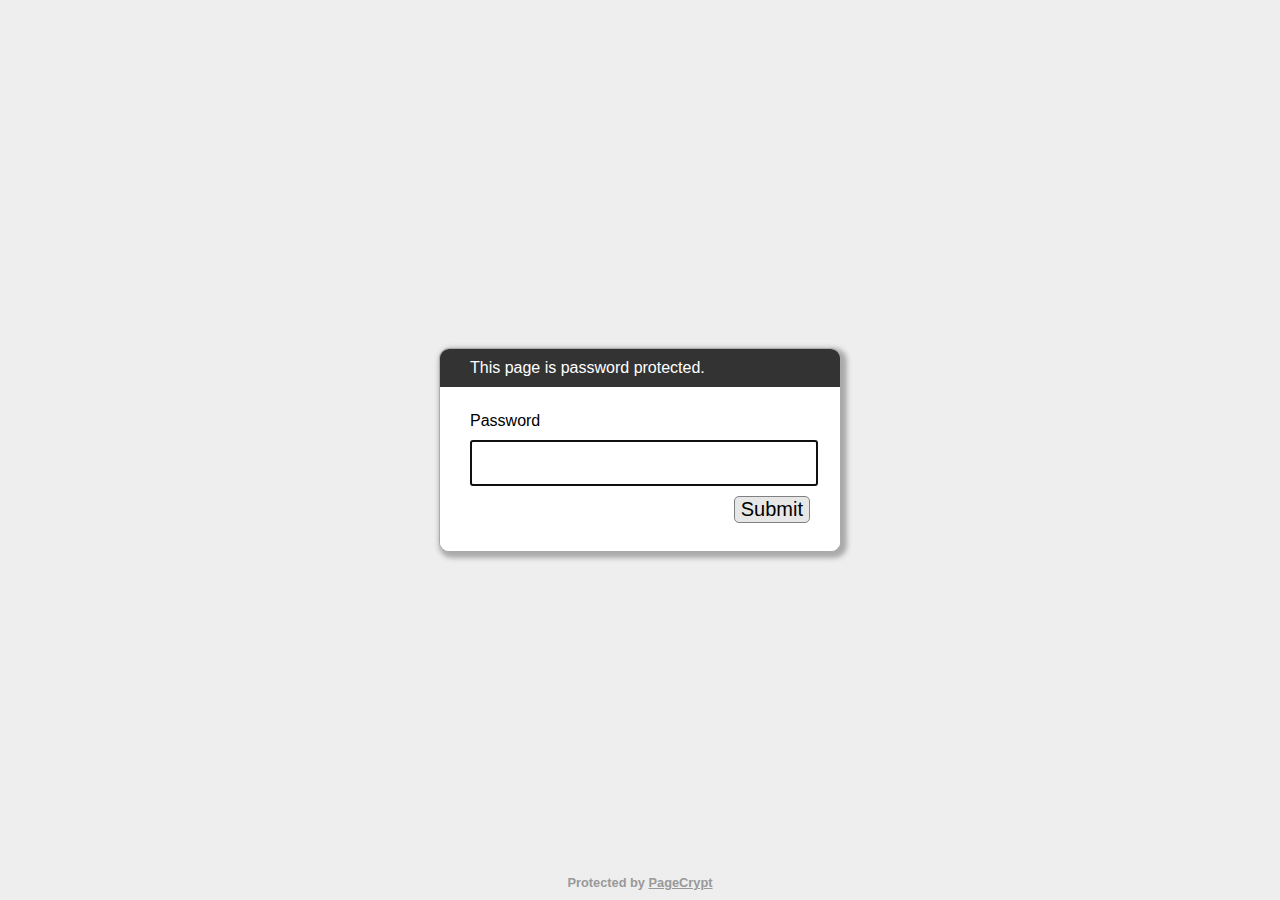
<file: portal.html>
﻿<!DOCTYPE html>
<html lang="en">
  <head>
    <meta charset="utf-8">
    <meta name="viewport" content="width=device-width, initial-scale=1">
    <meta name="robots" content="noindex, nofollow">
    <title>Password Protected Page</title>
    <style>
        html, body {
            margin: 0;
            width: 100%;
            height: 100%;
            font-family: Arial, Helvetica, sans-serif;
        }
        #dialogText {
            padding: 10px 30px;
            color: white;
            background-color: #333333;
        }
        
        #dialogWrap {
            position: absolute;
            top: 0;
            left: 0;
            width: 100%;
            height: 100%;
            display: table;
            background-color: #EEEEEE;
        }
        
        #dialogWrapCell {
            display: table-cell;
            text-align: center;
            vertical-align: middle;
        }
        
        #mainDialog {
            max-width: 400px;
            margin: 5px;
            border: solid #AAAAAA 1px;
            border-radius: 10px;
            box-shadow: 3px 3px 5px 3px #AAAAAA;
            margin-left: auto;
            margin-right: auto;
            background-color: #FFFFFF;
            overflow: hidden;
            text-align: left;
        }
        #passArea {
            padding: 20px 30px;
            background-color: white;
        }
        #passArea > * {
            margin: 5px auto;
        }
        #pass {
            width: 100%;
            height: 40px;
            font-size: 30px;
        }
        
        #messageWrapper {
            float: left;
            vertical-align: middle;
            line-height: 30px;
        }
        
        .notifyText {
            display: none;
        }
        
        #invalidPass {
            color: red;
        }
        
        #success {
            color: green;
        }
        
        #submitPass {
            font-size: 20px;
            border-radius: 5px;
            background-color: #E7E7E7;
            border: solid gray 1px;
            float: right;
        }
        #contentFrame {
            position: absolute;
            top: 0;
            left: 0;
            width: 100%;
            height: 100%;
        }
        #attribution {
            position: absolute;
            bottom: 0;
            left: 0;
            right: 0;
            text-align: center;
            padding: 10px;
            font-weight: bold;
            font-size: 0.8em;
        }
        #attribution, #attribution a {
            color: #999;
        }
    </style>
  </head>
  <body>
    <iframe id="contentFrame" frameBorder="0" allowfullscreen></iframe>
    <div id="dialogWrap">
        <div id="dialogWrapCell">
            <div id="mainDialog">
                <div id="dialogText">This page is password protected.</div>
                <div id="passArea">
                    <p id="passwordPrompt">Password</p>
                    <input id="pass" type="password" name="pass" autofocus>
                    <div>
                        <span id="messageWrapper">
                            <span id="invalidPass" class="notifyText">Sorry, please try again.</span>
                            <span id="success" class="notifyText">Success!</span>
                            &nbsp;
                        </span>
                        <button id="submitPass" type="button">Submit</button>
                        <div style="clear: both;"></div>
                    </div>
                </div>
            </div>
        </div>
    </div>
    <div id="attribution">
        Protected by <a href="https://www.maxlaumeister.com/pagecrypt/">PageCrypt</a>
    </div>
    <script>
/*
CryptoJS v3.1.2
code.google.com/p/crypto-js
(c) 2009-2013 by Jeff Mott. All rights reserved.
code.google.com/p/crypto-js/wiki/License
*/
var CryptoJS=CryptoJS||function(u,p){var d={},l=d.lib={},s=function(){},t=l.Base={extend:function(a){s.prototype=this;var c=new s;a&&c.mixIn(a);c.hasOwnProperty("init")||(c.init=function(){c.$super.init.apply(this,arguments)});c.init.prototype=c;c.$super=this;return c},create:function(){var a=this.extend();a.init.apply(a,arguments);return a},init:function(){},mixIn:function(a){for(var c in a)a.hasOwnProperty(c)&&(this[c]=a[c]);a.hasOwnProperty("toString")&&(this.toString=a.toString)},clone:function(){return this.init.prototype.extend(this)}},
r=l.WordArray=t.extend({init:function(a,c){a=this.words=a||[];this.sigBytes=c!=p?c:4*a.length},toString:function(a){return(a||v).stringify(this)},concat:function(a){var c=this.words,e=a.words,j=this.sigBytes;a=a.sigBytes;this.clamp();if(j%4)for(var k=0;k<a;k++)c[j+k>>>2]|=(e[k>>>2]>>>24-8*(k%4)&255)<<24-8*((j+k)%4);else if(65535<e.length)for(k=0;k<a;k+=4)c[j+k>>>2]=e[k>>>2];else c.push.apply(c,e);this.sigBytes+=a;return this},clamp:function(){var a=this.words,c=this.sigBytes;a[c>>>2]&=4294967295<<
32-8*(c%4);a.length=u.ceil(c/4)},clone:function(){var a=t.clone.call(this);a.words=this.words.slice(0);return a},random:function(a){for(var c=[],e=0;e<a;e+=4)c.push(4294967296*u.random()|0);return new r.init(c,a)}}),w=d.enc={},v=w.Hex={stringify:function(a){var c=a.words;a=a.sigBytes;for(var e=[],j=0;j<a;j++){var k=c[j>>>2]>>>24-8*(j%4)&255;e.push((k>>>4).toString(16));e.push((k&15).toString(16))}return e.join("")},parse:function(a){for(var c=a.length,e=[],j=0;j<c;j+=2)e[j>>>3]|=parseInt(a.substr(j,
2),16)<<24-4*(j%8);return new r.init(e,c/2)}},b=w.Latin1={stringify:function(a){var c=a.words;a=a.sigBytes;for(var e=[],j=0;j<a;j++)e.push(String.fromCharCode(c[j>>>2]>>>24-8*(j%4)&255));return e.join("")},parse:function(a){for(var c=a.length,e=[],j=0;j<c;j++)e[j>>>2]|=(a.charCodeAt(j)&255)<<24-8*(j%4);return new r.init(e,c)}},x=w.Utf8={stringify:function(a){try{return decodeURIComponent(escape(b.stringify(a)))}catch(c){throw Error("Malformed UTF-8 data");}},parse:function(a){return b.parse(unescape(encodeURIComponent(a)))}},
q=l.BufferedBlockAlgorithm=t.extend({reset:function(){this._data=new r.init;this._nDataBytes=0},_append:function(a){"string"==typeof a&&(a=x.parse(a));this._data.concat(a);this._nDataBytes+=a.sigBytes},_process:function(a){var c=this._data,e=c.words,j=c.sigBytes,k=this.blockSize,b=j/(4*k),b=a?u.ceil(b):u.max((b|0)-this._minBufferSize,0);a=b*k;j=u.min(4*a,j);if(a){for(var q=0;q<a;q+=k)this._doProcessBlock(e,q);q=e.splice(0,a);c.sigBytes-=j}return new r.init(q,j)},clone:function(){var a=t.clone.call(this);
a._data=this._data.clone();return a},_minBufferSize:0});l.Hasher=q.extend({cfg:t.extend(),init:function(a){this.cfg=this.cfg.extend(a);this.reset()},reset:function(){q.reset.call(this);this._doReset()},update:function(a){this._append(a);this._process();return this},finalize:function(a){a&&this._append(a);return this._doFinalize()},blockSize:16,_createHelper:function(a){return function(b,e){return(new a.init(e)).finalize(b)}},_createHmacHelper:function(a){return function(b,e){return(new n.HMAC.init(a,
e)).finalize(b)}}});var n=d.algo={};return d}(Math);
(function(){var u=CryptoJS,p=u.lib.WordArray;u.enc.Base64={stringify:function(d){var l=d.words,p=d.sigBytes,t=this._map;d.clamp();d=[];for(var r=0;r<p;r+=3)for(var w=(l[r>>>2]>>>24-8*(r%4)&255)<<16|(l[r+1>>>2]>>>24-8*((r+1)%4)&255)<<8|l[r+2>>>2]>>>24-8*((r+2)%4)&255,v=0;4>v&&r+0.75*v<p;v++)d.push(t.charAt(w>>>6*(3-v)&63));if(l=t.charAt(64))for(;d.length%4;)d.push(l);return d.join("")},parse:function(d){var l=d.length,s=this._map,t=s.charAt(64);t&&(t=d.indexOf(t),-1!=t&&(l=t));for(var t=[],r=0,w=0;w<
l;w++)if(w%4){var v=s.indexOf(d.charAt(w-1))<<2*(w%4),b=s.indexOf(d.charAt(w))>>>6-2*(w%4);t[r>>>2]|=(v|b)<<24-8*(r%4);r++}return p.create(t,r)},_map:"ABCDEFGHIJKLMNOPQRSTUVWXYZabcdefghijklmnopqrstuvwxyz0123456789+/="}})();
(function(u){function p(b,n,a,c,e,j,k){b=b+(n&a|~n&c)+e+k;return(b<<j|b>>>32-j)+n}function d(b,n,a,c,e,j,k){b=b+(n&c|a&~c)+e+k;return(b<<j|b>>>32-j)+n}function l(b,n,a,c,e,j,k){b=b+(n^a^c)+e+k;return(b<<j|b>>>32-j)+n}function s(b,n,a,c,e,j,k){b=b+(a^(n|~c))+e+k;return(b<<j|b>>>32-j)+n}for(var t=CryptoJS,r=t.lib,w=r.WordArray,v=r.Hasher,r=t.algo,b=[],x=0;64>x;x++)b[x]=4294967296*u.abs(u.sin(x+1))|0;r=r.MD5=v.extend({_doReset:function(){this._hash=new w.init([1732584193,4023233417,2562383102,271733878])},
_doProcessBlock:function(q,n){for(var a=0;16>a;a++){var c=n+a,e=q[c];q[c]=(e<<8|e>>>24)&16711935|(e<<24|e>>>8)&4278255360}var a=this._hash.words,c=q[n+0],e=q[n+1],j=q[n+2],k=q[n+3],z=q[n+4],r=q[n+5],t=q[n+6],w=q[n+7],v=q[n+8],A=q[n+9],B=q[n+10],C=q[n+11],u=q[n+12],D=q[n+13],E=q[n+14],x=q[n+15],f=a[0],m=a[1],g=a[2],h=a[3],f=p(f,m,g,h,c,7,b[0]),h=p(h,f,m,g,e,12,b[1]),g=p(g,h,f,m,j,17,b[2]),m=p(m,g,h,f,k,22,b[3]),f=p(f,m,g,h,z,7,b[4]),h=p(h,f,m,g,r,12,b[5]),g=p(g,h,f,m,t,17,b[6]),m=p(m,g,h,f,w,22,b[7]),
f=p(f,m,g,h,v,7,b[8]),h=p(h,f,m,g,A,12,b[9]),g=p(g,h,f,m,B,17,b[10]),m=p(m,g,h,f,C,22,b[11]),f=p(f,m,g,h,u,7,b[12]),h=p(h,f,m,g,D,12,b[13]),g=p(g,h,f,m,E,17,b[14]),m=p(m,g,h,f,x,22,b[15]),f=d(f,m,g,h,e,5,b[16]),h=d(h,f,m,g,t,9,b[17]),g=d(g,h,f,m,C,14,b[18]),m=d(m,g,h,f,c,20,b[19]),f=d(f,m,g,h,r,5,b[20]),h=d(h,f,m,g,B,9,b[21]),g=d(g,h,f,m,x,14,b[22]),m=d(m,g,h,f,z,20,b[23]),f=d(f,m,g,h,A,5,b[24]),h=d(h,f,m,g,E,9,b[25]),g=d(g,h,f,m,k,14,b[26]),m=d(m,g,h,f,v,20,b[27]),f=d(f,m,g,h,D,5,b[28]),h=d(h,f,
m,g,j,9,b[29]),g=d(g,h,f,m,w,14,b[30]),m=d(m,g,h,f,u,20,b[31]),f=l(f,m,g,h,r,4,b[32]),h=l(h,f,m,g,v,11,b[33]),g=l(g,h,f,m,C,16,b[34]),m=l(m,g,h,f,E,23,b[35]),f=l(f,m,g,h,e,4,b[36]),h=l(h,f,m,g,z,11,b[37]),g=l(g,h,f,m,w,16,b[38]),m=l(m,g,h,f,B,23,b[39]),f=l(f,m,g,h,D,4,b[40]),h=l(h,f,m,g,c,11,b[41]),g=l(g,h,f,m,k,16,b[42]),m=l(m,g,h,f,t,23,b[43]),f=l(f,m,g,h,A,4,b[44]),h=l(h,f,m,g,u,11,b[45]),g=l(g,h,f,m,x,16,b[46]),m=l(m,g,h,f,j,23,b[47]),f=s(f,m,g,h,c,6,b[48]),h=s(h,f,m,g,w,10,b[49]),g=s(g,h,f,m,
E,15,b[50]),m=s(m,g,h,f,r,21,b[51]),f=s(f,m,g,h,u,6,b[52]),h=s(h,f,m,g,k,10,b[53]),g=s(g,h,f,m,B,15,b[54]),m=s(m,g,h,f,e,21,b[55]),f=s(f,m,g,h,v,6,b[56]),h=s(h,f,m,g,x,10,b[57]),g=s(g,h,f,m,t,15,b[58]),m=s(m,g,h,f,D,21,b[59]),f=s(f,m,g,h,z,6,b[60]),h=s(h,f,m,g,C,10,b[61]),g=s(g,h,f,m,j,15,b[62]),m=s(m,g,h,f,A,21,b[63]);a[0]=a[0]+f|0;a[1]=a[1]+m|0;a[2]=a[2]+g|0;a[3]=a[3]+h|0},_doFinalize:function(){var b=this._data,n=b.words,a=8*this._nDataBytes,c=8*b.sigBytes;n[c>>>5]|=128<<24-c%32;var e=u.floor(a/
4294967296);n[(c+64>>>9<<4)+15]=(e<<8|e>>>24)&16711935|(e<<24|e>>>8)&4278255360;n[(c+64>>>9<<4)+14]=(a<<8|a>>>24)&16711935|(a<<24|a>>>8)&4278255360;b.sigBytes=4*(n.length+1);this._process();b=this._hash;n=b.words;for(a=0;4>a;a++)c=n[a],n[a]=(c<<8|c>>>24)&16711935|(c<<24|c>>>8)&4278255360;return b},clone:function(){var b=v.clone.call(this);b._hash=this._hash.clone();return b}});t.MD5=v._createHelper(r);t.HmacMD5=v._createHmacHelper(r)})(Math);
(function(){var u=CryptoJS,p=u.lib,d=p.Base,l=p.WordArray,p=u.algo,s=p.EvpKDF=d.extend({cfg:d.extend({keySize:4,hasher:p.MD5,iterations:1}),init:function(d){this.cfg=this.cfg.extend(d)},compute:function(d,r){for(var p=this.cfg,s=p.hasher.create(),b=l.create(),u=b.words,q=p.keySize,p=p.iterations;u.length<q;){n&&s.update(n);var n=s.update(d).finalize(r);s.reset();for(var a=1;a<p;a++)n=s.finalize(n),s.reset();b.concat(n)}b.sigBytes=4*q;return b}});u.EvpKDF=function(d,l,p){return s.create(p).compute(d,
l)}})();
CryptoJS.lib.Cipher||function(u){var p=CryptoJS,d=p.lib,l=d.Base,s=d.WordArray,t=d.BufferedBlockAlgorithm,r=p.enc.Base64,w=p.algo.EvpKDF,v=d.Cipher=t.extend({cfg:l.extend(),createEncryptor:function(e,a){return this.create(this._ENC_XFORM_MODE,e,a)},createDecryptor:function(e,a){return this.create(this._DEC_XFORM_MODE,e,a)},init:function(e,a,b){this.cfg=this.cfg.extend(b);this._xformMode=e;this._key=a;this.reset()},reset:function(){t.reset.call(this);this._doReset()},process:function(e){this._append(e);return this._process()},
finalize:function(e){e&&this._append(e);return this._doFinalize()},keySize:4,ivSize:4,_ENC_XFORM_MODE:1,_DEC_XFORM_MODE:2,_createHelper:function(e){return{encrypt:function(b,k,d){return("string"==typeof k?c:a).encrypt(e,b,k,d)},decrypt:function(b,k,d){return("string"==typeof k?c:a).decrypt(e,b,k,d)}}}});d.StreamCipher=v.extend({_doFinalize:function(){return this._process(!0)},blockSize:1});var b=p.mode={},x=function(e,a,b){var c=this._iv;c?this._iv=u:c=this._prevBlock;for(var d=0;d<b;d++)e[a+d]^=
c[d]},q=(d.BlockCipherMode=l.extend({createEncryptor:function(e,a){return this.Encryptor.create(e,a)},createDecryptor:function(e,a){return this.Decryptor.create(e,a)},init:function(e,a){this._cipher=e;this._iv=a}})).extend();q.Encryptor=q.extend({processBlock:function(e,a){var b=this._cipher,c=b.blockSize;x.call(this,e,a,c);b.encryptBlock(e,a);this._prevBlock=e.slice(a,a+c)}});q.Decryptor=q.extend({processBlock:function(e,a){var b=this._cipher,c=b.blockSize,d=e.slice(a,a+c);b.decryptBlock(e,a);x.call(this,
e,a,c);this._prevBlock=d}});b=b.CBC=q;q=(p.pad={}).Pkcs7={pad:function(a,b){for(var c=4*b,c=c-a.sigBytes%c,d=c<<24|c<<16|c<<8|c,l=[],n=0;n<c;n+=4)l.push(d);c=s.create(l,c);a.concat(c)},unpad:function(a){a.sigBytes-=a.words[a.sigBytes-1>>>2]&255}};d.BlockCipher=v.extend({cfg:v.cfg.extend({mode:b,padding:q}),reset:function(){v.reset.call(this);var a=this.cfg,b=a.iv,a=a.mode;if(this._xformMode==this._ENC_XFORM_MODE)var c=a.createEncryptor;else c=a.createDecryptor,this._minBufferSize=1;this._mode=c.call(a,
this,b&&b.words)},_doProcessBlock:function(a,b){this._mode.processBlock(a,b)},_doFinalize:function(){var a=this.cfg.padding;if(this._xformMode==this._ENC_XFORM_MODE){a.pad(this._data,this.blockSize);var b=this._process(!0)}else b=this._process(!0),a.unpad(b);return b},blockSize:4});var n=d.CipherParams=l.extend({init:function(a){this.mixIn(a)},toString:function(a){return(a||this.formatter).stringify(this)}}),b=(p.format={}).OpenSSL={stringify:function(a){var b=a.ciphertext;a=a.salt;return(a?s.create([1398893684,
1701076831]).concat(a).concat(b):b).toString(r)},parse:function(a){a=r.parse(a);var b=a.words;if(1398893684==b[0]&&1701076831==b[1]){var c=s.create(b.slice(2,4));b.splice(0,4);a.sigBytes-=16}return n.create({ciphertext:a,salt:c})}},a=d.SerializableCipher=l.extend({cfg:l.extend({format:b}),encrypt:function(a,b,c,d){d=this.cfg.extend(d);var l=a.createEncryptor(c,d);b=l.finalize(b);l=l.cfg;return n.create({ciphertext:b,key:c,iv:l.iv,algorithm:a,mode:l.mode,padding:l.padding,blockSize:a.blockSize,formatter:d.format})},
decrypt:function(a,b,c,d){d=this.cfg.extend(d);b=this._parse(b,d.format);return a.createDecryptor(c,d).finalize(b.ciphertext)},_parse:function(a,b){return"string"==typeof a?b.parse(a,this):a}}),p=(p.kdf={}).OpenSSL={execute:function(a,b,c,d){d||(d=s.random(8));a=w.create({keySize:b+c}).compute(a,d);c=s.create(a.words.slice(b),4*c);a.sigBytes=4*b;return n.create({key:a,iv:c,salt:d})}},c=d.PasswordBasedCipher=a.extend({cfg:a.cfg.extend({kdf:p}),encrypt:function(b,c,d,l){l=this.cfg.extend(l);d=l.kdf.execute(d,
b.keySize,b.ivSize);l.iv=d.iv;b=a.encrypt.call(this,b,c,d.key,l);b.mixIn(d);return b},decrypt:function(b,c,d,l){l=this.cfg.extend(l);c=this._parse(c,l.format);d=l.kdf.execute(d,b.keySize,b.ivSize,c.salt);l.iv=d.iv;return a.decrypt.call(this,b,c,d.key,l)}})}();
(function(){for(var u=CryptoJS,p=u.lib.BlockCipher,d=u.algo,l=[],s=[],t=[],r=[],w=[],v=[],b=[],x=[],q=[],n=[],a=[],c=0;256>c;c++)a[c]=128>c?c<<1:c<<1^283;for(var e=0,j=0,c=0;256>c;c++){var k=j^j<<1^j<<2^j<<3^j<<4,k=k>>>8^k&255^99;l[e]=k;s[k]=e;var z=a[e],F=a[z],G=a[F],y=257*a[k]^16843008*k;t[e]=y<<24|y>>>8;r[e]=y<<16|y>>>16;w[e]=y<<8|y>>>24;v[e]=y;y=16843009*G^65537*F^257*z^16843008*e;b[k]=y<<24|y>>>8;x[k]=y<<16|y>>>16;q[k]=y<<8|y>>>24;n[k]=y;e?(e=z^a[a[a[G^z]]],j^=a[a[j]]):e=j=1}var H=[0,1,2,4,8,
16,32,64,128,27,54],d=d.AES=p.extend({_doReset:function(){for(var a=this._key,c=a.words,d=a.sigBytes/4,a=4*((this._nRounds=d+6)+1),e=this._keySchedule=[],j=0;j<a;j++)if(j<d)e[j]=c[j];else{var k=e[j-1];j%d?6<d&&4==j%d&&(k=l[k>>>24]<<24|l[k>>>16&255]<<16|l[k>>>8&255]<<8|l[k&255]):(k=k<<8|k>>>24,k=l[k>>>24]<<24|l[k>>>16&255]<<16|l[k>>>8&255]<<8|l[k&255],k^=H[j/d|0]<<24);e[j]=e[j-d]^k}c=this._invKeySchedule=[];for(d=0;d<a;d++)j=a-d,k=d%4?e[j]:e[j-4],c[d]=4>d||4>=j?k:b[l[k>>>24]]^x[l[k>>>16&255]]^q[l[k>>>
8&255]]^n[l[k&255]]},encryptBlock:function(a,b){this._doCryptBlock(a,b,this._keySchedule,t,r,w,v,l)},decryptBlock:function(a,c){var d=a[c+1];a[c+1]=a[c+3];a[c+3]=d;this._doCryptBlock(a,c,this._invKeySchedule,b,x,q,n,s);d=a[c+1];a[c+1]=a[c+3];a[c+3]=d},_doCryptBlock:function(a,b,c,d,e,j,l,f){for(var m=this._nRounds,g=a[b]^c[0],h=a[b+1]^c[1],k=a[b+2]^c[2],n=a[b+3]^c[3],p=4,r=1;r<m;r++)var q=d[g>>>24]^e[h>>>16&255]^j[k>>>8&255]^l[n&255]^c[p++],s=d[h>>>24]^e[k>>>16&255]^j[n>>>8&255]^l[g&255]^c[p++],t=
d[k>>>24]^e[n>>>16&255]^j[g>>>8&255]^l[h&255]^c[p++],n=d[n>>>24]^e[g>>>16&255]^j[h>>>8&255]^l[k&255]^c[p++],g=q,h=s,k=t;q=(f[g>>>24]<<24|f[h>>>16&255]<<16|f[k>>>8&255]<<8|f[n&255])^c[p++];s=(f[h>>>24]<<24|f[k>>>16&255]<<16|f[n>>>8&255]<<8|f[g&255])^c[p++];t=(f[k>>>24]<<24|f[n>>>16&255]<<16|f[g>>>8&255]<<8|f[h&255])^c[p++];n=(f[n>>>24]<<24|f[g>>>16&255]<<16|f[h>>>8&255]<<8|f[k&255])^c[p++];a[b]=q;a[b+1]=s;a[b+2]=t;a[b+3]=n},keySize:8});u.AES=p._createHelper(d)})();
    </script>
    <script>
/*
CryptoJS v3.1.2
code.google.com/p/crypto-js
(c) 2009-2013 by Jeff Mott. All rights reserved.
code.google.com/p/crypto-js/wiki/License
*/
var CryptoJS=CryptoJS||function(g,j){var e={},d=e.lib={},m=function(){},n=d.Base={extend:function(a){m.prototype=this;var c=new m;a&&c.mixIn(a);c.hasOwnProperty("init")||(c.init=function(){c.$super.init.apply(this,arguments)});c.init.prototype=c;c.$super=this;return c},create:function(){var a=this.extend();a.init.apply(a,arguments);return a},init:function(){},mixIn:function(a){for(var c in a)a.hasOwnProperty(c)&&(this[c]=a[c]);a.hasOwnProperty("toString")&&(this.toString=a.toString)},clone:function(){return this.init.prototype.extend(this)}},
q=d.WordArray=n.extend({init:function(a,c){a=this.words=a||[];this.sigBytes=c!=j?c:4*a.length},toString:function(a){return(a||l).stringify(this)},concat:function(a){var c=this.words,p=a.words,f=this.sigBytes;a=a.sigBytes;this.clamp();if(f%4)for(var b=0;b<a;b++)c[f+b>>>2]|=(p[b>>>2]>>>24-8*(b%4)&255)<<24-8*((f+b)%4);else if(65535<p.length)for(b=0;b<a;b+=4)c[f+b>>>2]=p[b>>>2];else c.push.apply(c,p);this.sigBytes+=a;return this},clamp:function(){var a=this.words,c=this.sigBytes;a[c>>>2]&=4294967295<<
32-8*(c%4);a.length=g.ceil(c/4)},clone:function(){var a=n.clone.call(this);a.words=this.words.slice(0);return a},random:function(a){for(var c=[],b=0;b<a;b+=4)c.push(4294967296*g.random()|0);return new q.init(c,a)}}),b=e.enc={},l=b.Hex={stringify:function(a){var c=a.words;a=a.sigBytes;for(var b=[],f=0;f<a;f++){var d=c[f>>>2]>>>24-8*(f%4)&255;b.push((d>>>4).toString(16));b.push((d&15).toString(16))}return b.join("")},parse:function(a){for(var c=a.length,b=[],f=0;f<c;f+=2)b[f>>>3]|=parseInt(a.substr(f,
2),16)<<24-4*(f%8);return new q.init(b,c/2)}},k=b.Latin1={stringify:function(a){var c=a.words;a=a.sigBytes;for(var b=[],f=0;f<a;f++)b.push(String.fromCharCode(c[f>>>2]>>>24-8*(f%4)&255));return b.join("")},parse:function(a){for(var c=a.length,b=[],f=0;f<c;f++)b[f>>>2]|=(a.charCodeAt(f)&255)<<24-8*(f%4);return new q.init(b,c)}},h=b.Utf8={stringify:function(a){try{return decodeURIComponent(escape(k.stringify(a)))}catch(b){throw Error("Malformed UTF-8 data");}},parse:function(a){return k.parse(unescape(encodeURIComponent(a)))}},
u=d.BufferedBlockAlgorithm=n.extend({reset:function(){this._data=new q.init;this._nDataBytes=0},_append:function(a){"string"==typeof a&&(a=h.parse(a));this._data.concat(a);this._nDataBytes+=a.sigBytes},_process:function(a){var b=this._data,d=b.words,f=b.sigBytes,l=this.blockSize,e=f/(4*l),e=a?g.ceil(e):g.max((e|0)-this._minBufferSize,0);a=e*l;f=g.min(4*a,f);if(a){for(var h=0;h<a;h+=l)this._doProcessBlock(d,h);h=d.splice(0,a);b.sigBytes-=f}return new q.init(h,f)},clone:function(){var a=n.clone.call(this);
a._data=this._data.clone();return a},_minBufferSize:0});d.Hasher=u.extend({cfg:n.extend(),init:function(a){this.cfg=this.cfg.extend(a);this.reset()},reset:function(){u.reset.call(this);this._doReset()},update:function(a){this._append(a);this._process();return this},finalize:function(a){a&&this._append(a);return this._doFinalize()},blockSize:16,_createHelper:function(a){return function(b,d){return(new a.init(d)).finalize(b)}},_createHmacHelper:function(a){return function(b,d){return(new w.HMAC.init(a,
d)).finalize(b)}}});var w=e.algo={};return e}(Math);
(function(){var g=CryptoJS,j=g.lib,e=j.WordArray,d=j.Hasher,m=[],j=g.algo.SHA1=d.extend({_doReset:function(){this._hash=new e.init([1732584193,4023233417,2562383102,271733878,3285377520])},_doProcessBlock:function(d,e){for(var b=this._hash.words,l=b[0],k=b[1],h=b[2],g=b[3],j=b[4],a=0;80>a;a++){if(16>a)m[a]=d[e+a]|0;else{var c=m[a-3]^m[a-8]^m[a-14]^m[a-16];m[a]=c<<1|c>>>31}c=(l<<5|l>>>27)+j+m[a];c=20>a?c+((k&h|~k&g)+1518500249):40>a?c+((k^h^g)+1859775393):60>a?c+((k&h|k&g|h&g)-1894007588):c+((k^h^
g)-899497514);j=g;g=h;h=k<<30|k>>>2;k=l;l=c}b[0]=b[0]+l|0;b[1]=b[1]+k|0;b[2]=b[2]+h|0;b[3]=b[3]+g|0;b[4]=b[4]+j|0},_doFinalize:function(){var d=this._data,e=d.words,b=8*this._nDataBytes,l=8*d.sigBytes;e[l>>>5]|=128<<24-l%32;e[(l+64>>>9<<4)+14]=Math.floor(b/4294967296);e[(l+64>>>9<<4)+15]=b;d.sigBytes=4*e.length;this._process();return this._hash},clone:function(){var e=d.clone.call(this);e._hash=this._hash.clone();return e}});g.SHA1=d._createHelper(j);g.HmacSHA1=d._createHmacHelper(j)})();
(function(){var g=CryptoJS,j=g.enc.Utf8;g.algo.HMAC=g.lib.Base.extend({init:function(e,d){e=this._hasher=new e.init;"string"==typeof d&&(d=j.parse(d));var g=e.blockSize,n=4*g;d.sigBytes>n&&(d=e.finalize(d));d.clamp();for(var q=this._oKey=d.clone(),b=this._iKey=d.clone(),l=q.words,k=b.words,h=0;h<g;h++)l[h]^=1549556828,k[h]^=909522486;q.sigBytes=b.sigBytes=n;this.reset()},reset:function(){var e=this._hasher;e.reset();e.update(this._iKey)},update:function(e){this._hasher.update(e);return this},finalize:function(e){var d=
this._hasher;e=d.finalize(e);d.reset();return d.finalize(this._oKey.clone().concat(e))}})})();
(function(){var g=CryptoJS,j=g.lib,e=j.Base,d=j.WordArray,j=g.algo,m=j.HMAC,n=j.PBKDF2=e.extend({cfg:e.extend({keySize:4,hasher:j.SHA1,iterations:1}),init:function(d){this.cfg=this.cfg.extend(d)},compute:function(e,b){for(var g=this.cfg,k=m.create(g.hasher,e),h=d.create(),j=d.create([1]),n=h.words,a=j.words,c=g.keySize,g=g.iterations;n.length<c;){var p=k.update(b).finalize(j);k.reset();for(var f=p.words,v=f.length,s=p,t=1;t<g;t++){s=k.finalize(s);k.reset();for(var x=s.words,r=0;r<v;r++)f[r]^=x[r]}h.concat(p);
a[0]++}h.sigBytes=4*c;return h}});g.PBKDF2=function(d,b,e){return n.create(e).compute(d,b)}})();
    </script>
    <script>
        /*! srcdoc-polyfill - v0.1.1 - 2013-03-01
        * http://github.com/jugglinmike/srcdoc-polyfill/
        * Copyright (c) 2013 Mike Pennisi; Licensed MIT */
        (function( window, document, undefined ) {
	
	        var idx, iframes;
	        var _srcDoc = window.srcDoc;
	        var isCompliant = !!("srcdoc" in document.createElement("iframe"));
	        var implementations = {
		        compliant: function( iframe, content ) {

			        if (content) {
				        iframe.setAttribute("srcdoc", content);
			        }
		        },
		        legacy: function( iframe, content ) {

			        var jsUrl;

			        if (!iframe || !iframe.getAttribute) {
				        return;
			        }

			        if (!content) {
				        content = iframe.getAttribute("srcdoc");
			        } else {
				        iframe.setAttribute("srcdoc", content);
			        }

			        if (content) {
				        // The value returned by a script-targeted URL will be used as
				        // the iFrame's content. Create such a URL which returns the
				        // iFrame element's `srcdoc` attribute.
				        jsUrl = "javascript: window.frameElement.getAttribute('srcdoc');";

				        iframe.setAttribute("src", jsUrl);

				        // Explicitly set the iFrame's window.location for
				        // compatability with IE9, which does not react to changes in
				        // the `src` attribute when it is a `javascript:` URL, for
				        // some reason
				        if (iframe.contentWindow) {
					        iframe.contentWindow.location = jsUrl;
				        }
			        }
		        }
	        };
	        var srcDoc = window.srcDoc = {
		        // Assume the best
		        set: implementations.compliant,
		        noConflict: function() {
			        window.srcDoc = _srcDoc;
			        return srcDoc;
		        }
	        };

	        // If the browser supports srcdoc, no shimming is necessary
	        if (isCompliant) {
		        return;
	        }

	        srcDoc.set = implementations.legacy;

	        // Automatically shim any iframes already present in the document
	        iframes = document.getElementsByTagName("iframe");
	        idx = iframes.length;

	        while (idx--) {
		        srcDoc.set( iframes[idx] );
	        }

        }( this, this.document ));
    </script>
    <script>
        var pl = {"salt":"8zuOtLzwrAvz+Kh8PgJUcoWBUJ0ARdV9LdpzxG2rxbI=","iv":"IzKY0yPr2eHcSTilpzuDYw==","data":"BIFIchzkS1nyLQsOWqJfiPRbzKNUhlbl9HtTAHmieD4ZJGTkc0VYkRtwwl1O1yWC/FgJ0r9Tgd3zbEBU/NdUSbnLTzIR2VRjWEaLygYxEbwxmGdObsJhfyNps9UfWF+J6PlsCs98oH0aF51SjOzzqkL7Gr4B6cWuVcVlBanb8cNtTtzGHLOHhQKS+Wql7sesWy0SAj1Klo/+uVHBfgv2ae00Ci81+1EgjbAHMI5uoxwnkYWzmiqHu1Eu+qblbaIPEzSJhJT1IDboG8MujqKnAFvRVL3bKRBtyaTagjLDk3FF6DLmnUQGTuyX88Ha5uVJayIDchp7tefy2/ShkiR8VSVlfJLWf0ocTPu6X8EMNlXVMKZXhaAbY0S6mLjbToqoWtHa+2teJ/f3Tcl5qvJ6S0dyZGwlzJYYpTjBf7ObxduXSyt/s+g5vD+o6qs+VGUncSlU3TTePgwL9/LPBweLU6OlPI3yUUjHlBlgI+ER0rlgMho0mWwj2THpiWOKWlM/ks9OgFMy9xFbgr9OkjSCGuGDMiqqvdpI9S6Rufdpp+SK3vHDStF+zY51quGXQDZGusUsJ6J0uwg6AbLezxv706BNJX6XjNBYoTp7zMw1LQXZTsRm50MFJgXhCNHhZBWyw37ZBO8mVPkLn1mTfmvZ5LY/M73/sJJ5XdtaAEOcuSKaHvBRGx5KQzuxey3uXpFGBQ0WPu6KILIIQKpxmnm6xAA/XqWo7wI8gCtB8pAz4y0rpD81nHy3DWdDM2oM0QOgU739/4g5vY/1PlFjFLUAqpg4AyjHWAodStDUe24fgisBCwiwYnfqHM3vEs7A5n8qCdzjUNTGpZO7pN2nD/gRnT31xJ+Mk5IFmD+qXbBXY3ACj7p3ySNph8qWYqbmduLNmMcJW7khFjEN+FnWncw+PX4ln/[base64]/i+1u+rpLk7x0gECyEVGIo/8EhSGLR18xFL2gVT80XNvO4Cvaqlkt0i+g50WsaW5jpztUgqHjejuRyZsI2MjPst7SufMzrwcqibp0bStds5Eg4AyJCP8BViCBuXhajoyAAdHMG4HlCeprpYgfgcLOnAzHGlKt2C7iB8enIAxF+esdSRbBncOBzZr+LyM2z/qh0CqqdHiOHlx4HUd6xytMUfcee6oJOOS/f810D3ltQ1FFm7Vjrkbo/LC9C/GRWs88+PsSoNN3QLO0b5gSgTvs1AQTgBFRRD+YSWP3pauIskxYG/ZPsyJsulskWJ2BtxNmZy1AriLNsOFnV7Engx/Um+k3Z9dL9p0xOcXsKwXpT1TCTCqG40uLkSt2+Au/L+q+0OZXnysfMueXzyMwKiK4UUqVkRIeeC+OealtGVhVWejTMWHYVwPRzL2nu7engwdxZgdGnJlkjoRP+yddD3BAqYvOJjj2CxbvQ5BcwPXWD/RTGsMsaIIQZtJFJ1/c1axt9qOQEmX4ZSxCIcA0Qi50UFJMjj/28Lr1/D5QnnDXO42yEnHD2EK4Nxwig2cB6gk3sTNU/5wZwlXa9d9z/[base64]/B+7tO7IivrhjeStAqA4GokkMzPXZOkdm+knsqkxDNxl8rwWPPF0qe8RMfOwPT+CGrW/DwX/DXp+R8Yxs1N7q2EbjOHdrNVZeSdkqoOu3NeAqm0YpomUAqtBzNwntUdXmhOBGWwcyKkeWbUkQr9VxuearztHK3wcRZtlxQDWfu7qrVyirmCrTyRGBZjzjkOyy/XZkfOjLdmj/TgDhthmgPQsh8naj6AMYJvI11V3IztEhcJnZbA7oMR2VJD7+qAUIzEHwVyl9ksDU+VDhantdQkgro+ptplwZOBcghnYl3aBcejnOxIJ2YvABNafbJ74/Ww0viZx2XxiInArMjEX6Z19uWOAck4eCNv4n86HqLaIrGDMQtyCcwnenbLyEvbZ0fxQeGNIt4GWLY1DBqp4O6Qlh5EfoIxHhD84COhQGaXc2FMOIt/[base64]/16oH5ilWn7YUO8RQvyVtYvhYyioFHTakbFes4xoz4WoVO67jXv5Pizfpsr3Q8IDAXj69m0/vOilMxYZJj75D4tYKnBSwiMZMeS4ZfqKodiM0hQG33u/reC8wR4HbQhwwftd1zN9g1YnSNpoUA+mWhaSriE5oJcDZiDAWEB1VfshXf/rb5WpYgA2ozw7AqcU6IzD+ZdhxQP2bK+6OtuItsnH1f/BhtbNpmmdqOw+kNW1mLImXqYgaMh9jrePOrQEs4G2LB7Zp4uItxhWLTE8D31H415KAiBb9qiIP+WCDSLvse87xrehjM/i1zCCaXcEMCXSQ14sFSehHn7rxoyQtrpTvJCAjLgRim4rN80wrg4RChnX5mR6NHXXcKWG9d4yaDvdAafQqy0hUdWGtvEZB2mq6OJLkMHUXbZ2dNKxKIg9kRPAO1lQ8n8EE5MgZuEfzpz4q2ch9GpGdXdEkijl9riwKwiab16CDdGrkgcJAUrxj6MtJ+1T36FeSw/51ebOu7ZqyWKu9ZwzCFoGe9wf/2KXxfFLIPoSlqvO1zWuy2zW5ac/JuB1NTUcdvBw9Vg6jXQpaPoyX2mNUDtGTiiL/8sPF+CjvlvL0IriqQRTRUadXomd/tekaM+PSfRZuBvh+GoUT9NTp6u+LKynkRO7MXGJCCJeQ7ZmJ3huwx0uhYTgzXPD+Bpt5LbMMQGfK4aFYPvVafZeQaz/jqM95FX3JvoP5FgFdjg6gYDGyeBkvjg+QcPqdbl4Gi7qeuXrhuGhrS7eMSoX/2E1ru+gf0aNGjnseVlMqpiPBr6cTNogumdO/ZRRIztg1cYfjY9IK8sWeeLUmTZHyRwteafBz1zAGwtTbdxw3Ow6r75zYPSR/[base64]/Ck/nVQKOlH1idux/bzpmWW6KVxjzI6N9w3SL4DeOdMEJhINwYeq6dRyRj4Kt+PxIrmpCo6TFILsTFIz8YjIKICjX2dEZ7sUSK/6rcPAfo752R0CX8rdnpOOPKMV1MHz7pvM1GOXJ70Bp5JUFuN2BJYb+2jPnWmIJeHeqMyK2AdwPL8l+TxAt6M9V0y9KS+qX2ZJrlWoEEtiYzfRhVEO7IpySet984xUoDUkm1QrTuedfQU4DbMqzt4ctIM7sDtHIBAIM3AqjyFyS2kaEF/0lsJeR0KZoqHgcKLlMb5m1pYpp56ll9umxGFTHbt82kPOMqzWxZFJoKrwipMqVDRgYNIDhJSj6F8LliBxrWoQwf/qfkArKS+cy/rarXruUbM/HQQhR601CoRrU6zTM2kgte26/WaL5T7UQb1vsWRckEHmCLo27hhm1EzIanQVkCY0bXQgI3Y5pfj0rYIPomHSEnxxxxAsFYwE9DpXMggS4WCR0hqE2GkrjvD/H9RemzazL7XgZT8s6ehfcyrS6dklspwA3B/slUs/mJcrFeoQZ6n3BLsZIHLjbSTswQjKiiDMvN0Ml3UBGyjzA17azAFq9bQ8jMKD9npFAl4d1W5hwDKumVIM70ZM99WZFBAuXa7Olw1shLtqcXfGMSa1Z+DwQWCclwXI1XXMwwoWZyKSJ+iaExn25J0nQ8cJsHb/haDC/njOf9Hue7Vjlwtq2u10VYKGBX1+Uw4eGE3jAGifOumvMPTKrBtyoMz+sh6bcMB6z4NB3In6tUCNZzusBpM+oJdldr8gOYL1OpLsBhlKab/WfxHD52U4tvLmbS9RMvgqSu1R+8dfh8sfpAXy1hidx0yly+1DRP6Q44a8L/vEshOIjELJVCLVnW56iSZdMfZ/YicACkEsmLJda56PtY97/hQMxaHQY12OxJdvRATQJAXrzBWsJSQjl7TatkH/XJIB45bB+T/ReRBno6vgfLslIBIEKqiul+4TTB3Pi2mn+PB9L0JLVDSm/s1a1EVYLI+q5VHWDdqKF471GzMpIW3aZJ+qfd6H0utQbOM7VkWEd/cgJTrvhQOvN9klawOhtTGR8Qe76WgZGmVc3BvETpdu4UHmSx5aXPxhyD8xy94VAuC+zvNAJZ9PZWFaTld17QLuiGS0cc9nv2JvdUeR0cE2v4npmRGqlHx57VeoSh+BSeI5CRVR8cb2nUB1vdm5Vaa4hQsqVeET6PfIbtibuxfnBOTsY1l/ks7cGoI5zE3ZPZkhwjgIHyZvCnw23JyxCMO09H3rqXn36rG6jvqh6zZULEyafv/E1hGRhdHESDhPfrBnhx2KZ7K0Y7P32jiuM7VbpTtZd1Y2wyMnMiuO0XxHrN6261Ma9Y5gTarw8q6yUc/PYQRRo+vavgEcQty+xKGV4EZiQfVmVBhTFu9/9I9nzyDI5MAJqPVCOw06MkCuvRWssFrXTHESEXB+XzVJUtlhOX2TOIErHt+ilQRi35P85CR5tw5aDcaIyYXEdizxBgeEu0urqItcvgS97F+nqw0LStcUhJHQq9VvcykxPy3Crfq0v30AXxHbCHyQXZZ6I89lAfyieo7IXQ4R81ieHQgESwDBwrpmF1YocUURjWeS/5dDkXsn9wswu0qK19nTMepaaMrEJnQ68l2wlNX1nc1SgpW60aYDNCD/qkcnnrHg86vhh9RBpTvneJh2P7MG4ENc8ICOd/6R/67vXZeho1mwF+WgaiTRd2AbxCSWJvIeZVQ2zUJJpn8o6K5Bjtg8tkCWya4915FixGaEgFcOdPkhlnjP0yPZzXNh7x7PeGBR0+vS978sejChvJj44dt0S/arvvheTdlhMkNUgKS69U0TJbDHqh8zjnQ24RgMKW5ss113sK1iaSwLM1hHITA2it1Z1y26A9q3ujE2kI5fA3Yy4/w96ioMHMEk9iHyhLXVymuBRxlZbgqWizj3OSVCLAcXB9nHf3rYi7JNePLVbp5wPQFtHkKkdFSZK7jO7HbQ8CVNmHCpTcKXae6/6O4fykbFFRzI4vud/4oAMPHPdDyzKC1WJxwh0E19lOLzncsl0UPeBSkoO90RkviIVCNk8Sslv4b4SBtbwmODRiWed9mPacaIgoK2o8Q8ehUzQ/Tn0kjyekFNjORxJfZN92RkloilxHB/6Dz3OlMNbvu6YwI3aT6x8eqQhko4schxU2NUn2uW2YasqxtxeHkcwm6PwqRKWuh0VPiZhZ1aPtDLiRDMxgMpHh8JyMCQtI70GI29OyIxQfXcukjbI08KFMiV+ua2BqpLN5BrGXmDxgMh+B0f3X0kEu+W1CJawm6ULQUVCH3l4rI4ZingeZkS0a7wjY/kCnp3rBezw9AuLQQPXfjwag49xNdIyNbSFvkEcfxVjECn3sA+W2VhpkS0V1QPxd1WUZH2sfnXSSyX3EdNBZlx5IfWscgIW1uKUoYfkApZFV8e6ohA6VmI1lPe5embvgKEyPZVbIeF3BxxZdUw2tvKU3vbqDPh4bnYcl5M1IWHBtc9XAdDw6uoaU+ibG+N82B8yH/HlP754FgG+YuC0c8Hf9ZW/0BgE9oiLcByEBl+wsNwIbun0BpOLBRipBHEyfO2GGI7vZz7EsjWE3CV9QsTZyGX0AUxU8ZU93Ja4B4o778cF8vrqemJHAdKP88Hsf5Lw9+fGrszALJ/e71ZUrg+/qkqipOw9ZdEtPhfxETjRlY53q64btfBHmOtVwn/WEalhAWieimiMSuUcycYppTCqmU4q/+90mDU1jwyCJclTFJQwJPYOArdHHjOXPWxoRJMU5MNNMvjX4mGCxbvHCkjRLHutOjkz00mMNV6xX0Ya9YUHk/GHkyRwbWyGZTgc+e4h4pAZARE2Ih42i9pj0DFNAbirscytKZLzzBTieSaI5j3F/vODZ3/iB0PnriCNN/bi+U8qvQytLtBZIx9KGwvFlawvyzNVjHQupBNqeVfVQYSUOScBPc9cI4udEB/3S67ujrCUX0L5n9CLpagJPuJIMjSyFjDGaPqrhGLpavCxhAkGYJOHOfcKHuoiIpqnfjaxN/feKPn/LjIep6vb3Ipj4jdoxI1cd89rF3mKahRKQzc375DD0EAMsaXzfRMBNjCm7LmYOOlRb36cey3b1j9CuUIocr9TkIg5QO4knQSJaMQxdmOGMPjeZtFJaW7nZQ8OkddWpMrccqgrMqy1312mn5pA3nIQT6sJPUiTIwcRk/VSv3msBwG4hpVhS/PS0L9/gHQ5Iydx/+2g2fHO2baGEfYKK+WVDgNdYdNgsuhJJth+yUbmawInpOwuPpOIop2hX0/AX4IgZnBm1yRuquO6P+RjfSGNOlyRT3NUiQkU08OyZDgRuKlK7u0CITtaxHTmai+T3EO5+mD1OOuELlw8njky8HSuOEvT5CZXSpkCgE6qM/po14glStv/[base64]/Pl35gEAKSywgxVK9+HTgmu1CqYlaIkba1MS5zVdj2DSU7mGCIn8H6kzjvFrKj2lVAmCIV0NBm4K+PCoSikz9/SIIHeMNvWTKesEQtsXNzn/MMvVlDpEeKlIpNi+8Yd1/2wpsXOhJRx2OBDR4BectwT/ZKdBB13PP1YZZnleHRqFnOfAkoqOB0tnnpWbL9kl0HjZZSaYBdJe43dAGfUidmkimqCgva9RpTW9gt/53nIlYAKxytTvkPOv29pzaO+KsHsrZWtBkI3DiIc/g7z6wN8sDbQrUyTFumpo1e0otsC9ZXBqres/T8gbEeG+KNZs3aFBUfe7CNEnBG6snwvuIjDpEfyaG/NaUOz17IAMN39C6ZX2z7fbV1WPRwjlNnWFXZ+X7oHOM8WXOqDLR/RIORPz+e1xyInDVQ+pjg+f6t2+KYj+NMO1vGRCbT16it6pPUwXojiNN7N+HFO/DTS/WbFsT5wZSq52DNSUNFN+oL88yHgmQebLxjjY7mSvYbRh8akwOm9Zo0yljAonu9U7ZqyuF5uta0E4xGZGSCD6iRO2MEt6D66TBsI4MMlqSCVhhzRCf+Eg8+ne6INkwsGbG35w5+u3XVi23I4lK9V9KG9BnlaUSSrG7zPhWQ2L+BR9/EDHoNLG4/+CJWuqnku6+Ls/vQmzedNCHZmc76KMce65z1qQLF0lQXsYpRT0dakYEc9jgrYZWqn8ifQsyN1V7hQkxNWI+IDjHD2adKUvBVbm7Yd5COLhZJUZytmK9G34ob66/3Kj0cdWXOAr0Sf3WNXGzALOLqMTjf7TNeH46npE6O8nZc6rO3FwcAunXTIv+OUIXvYSifM6IjLTAWH9r9aO4lbAk5zJ3dT1B+3nyc10P4VKv3200bpczwQ69X5lD0HJwiLuQbVbQc/ORXTmwDtW/eTdCRg8eU2oMxrESn7kMT50l5jNFxzq9i7n0pTZPzZYadc2AvBIDQjjgu/Z60wrhlt2/mMSf4mLaLPObQtegFdnaVsamRZWWbJ/e/kacH2eal1JO/HSaLoRH1WNOMk+dGx1JXb1spHydn22qE686z3NeeryveDZZb42D2L4t9LR8X+H8/Tr5mjooKw7t7Y/PtX+fkZgDuiHFRcHAYqDGftPHKKPsd/y1ZQz5uz2DVpPJ8f+l84MHy5e+0O1LlR1sh26HuOuHzYJIpwFh6JCN8N7xerIinRDYI6UgqOIdJdXM4VDRT2wJvc5ZhQC3XA9NpdXriGW/[base64]/1oDluqidNW0zB8ZwamK/AAAgHWmuTB3mzlFNnw1+Q0BUwbxIZBub3S271RvSlxi4sC+8lFdtu+vUWhtoNWFPW5/GQt4qPIBrvdU/wGgNNlhwaxbD6FN8eQxQpKaosEOKToZ1K5kRxWvG8fq9dzgAv0Z6994rFAhGMj5MgT+EQ5zBPKwh9OE9i9EgzMXRZdye/8L4fa4lzXfNJXxs/vFZ9sk2v96q3MtyXNiPOrFZcqrmMZzv2hVwGrWxn3QnhaIIvCaoKPOu9zcBmzrIL2dZuXJ6MaJZ6zrtjBoCu9OJWw/dod2X65xXQZKHR4ZfR+Zup6C8K/Auip54cIAyvt5wxMpcLBrO1IIAiNdeimAwGeiJKZ57OAgFAUEZfA/9zSGdk2cVl6UhoqU8yOdz/3MAhcFoHYDrfdLORY3G6UOHYbMXtnTFnXMh+SznxoqdOV6TfjG0jqAXv6x7nKFbAixfoNvWdlXKehygqfjJnoAc++StJQ/5caKNghwMnpOEYDx2v+D2VXVKvVlu4fA8FAzdMEpV84x991A1T+voijI2QeFtxnxG+b6Le8B7ER4dvTyL9N0sMCXM5XpgogojUEKU7lWBwTt62n9tpLZox5jiBXpQz2A4bnP6T8dCEGlFyiBK541z2/4ma6Kwd2LL300Ue3zE8OEwE4oVImBzJD22/1wnX/KoJIJEffoLj9EcMJJAUDVSCd+JUZ8NL8/ymvHApTi398fJvqvLAG8/8yugHZeG9EneoQr8I4P3AcIBKKXtzZXylKELR9paAsfvQFaPeRbpunB9A/7HFb814+ffF5QGoP//78PxK+awIr4AqrA+GDRljSULFRcGbxKLA0OPIH+EHSaT1NXg+tLzK3ITMI2NSiHuyVGpUfUj6fY/uMfXTPUo2ky3jl1H+7BPvp6bIMIymEsIbVHTPe+6GQfxI6pacWhVrafm9YHlRwO5D6mYnxwbLVf3LfOvjiShfv17w2fUiRe5DqcPvYrZZgvX1APqXR9Kwhbswtn7ExjcsmJP8hniqCF+zSb9L+Rbls+4VAYiWSPaQMjrqmLQa/kjsw2RZ/5Seosn+kK2xQDsjEOqXAxYn4izvAVVK6BxxuB/TKqrCvteoQK2V9PjAa613pQdX/qsHMSGRi/C7rPoq/dpjvtRv7B/dXjXA+4v29lJkdlKvnkjnB29VZP0w9neHDadKo8sKGHTPYy8PQ+6d2Jwi1n7gkIp3VZzzzYHAou1qPYOOwnDNi+bnL4FC/RXp7Gn14R4NVAqVNUvgegGBytESSDnHFHe7xuosvRMn3vY7kI1PzHc3if9WjtZv8ho9PS/dlG9Knh3cLioUdZErN29u0gub4y1Z14WVtxlZrBNmiJX29P+DJ0GXEnXlLGQ1OQn+7TBFcbTKyHKx4wBq7AEAFfZWiSkreR1phcoDBE8CkexW91mglIg98Q4j3C767tFLkvQPZ9FmlwSqVfWOOXzg2C9Q/WTw+b5rSsM4RtswCPU6eCFJA4HAkYNGKdfJ5vI1pWMtxqATCx9ccfhVgXDD2LPLSEzWnXhQAFLkXwZONv4xExwPAkEW/IQs9Kp8mf4rRhTXG8WFtc32P7faWQSEzQt8ydEORPPdl1BSWtFzyvr3EQqnTG9lVg1GUb1LANORmoPeb05icIhvTkwFcKWxQR9L9pK57aLA2zw+V6egGwDAqcViwRJZqFyYXEFWf0PBLs1DmUYCF/1aU18kvNWSTRWKLhggw4P5fJV9t7dVEEK1xS4ovPwZZ124uSA/[base64]/4Tu3QayjMIGQF9bsUvwaJjykyEXvUtIdlBNE9CegGGSH7cE6TMa7iAXgzm4KDd1ij8wK8H0rwmavCqMderiMXTrZlktMH4JKtecKRke/9NWVzEk2ZCkMJwnzyTqfKF3hmuWwUexLxbj1aF2e4ob/ZBKyEVOG7MP3wYyKyF8G276nN8OAfd+8co8KRI7yjiAJEh0mHWKSvOQ/[base64]/Keevyo57r5OnMZiceIrFbwXOkTsJAJKhzn5HEE4ElOQ3HL9q0CK4GyYFvxLxu0mmaxeJojjDkYRRAM711eBey+L9BGWwnPV7qsGsic19TdZSt07WWi23FxdHKVQ804ZTrkpdJyGO/Di4PYUk0hYNRvEmt49NdKHDpy3QvB+mrETouyTRBU1BiLeOp/ucZqXF0H7Y2MnkZKypOmpmeh2ekxWWrfDiIBfazUqbAsPJXh8bkTMRhWuGikMSKXqkNuEiUNsgN1fLb5LJe7KvieiiaRGMnUUU5abqnT9s3ppQqhUUTdbx2+13wtEic4XmoueMr8KY2awXLJSZv+WXVumNd3hAj8aRq5J3eGv//3MHs/50x7Cl1MSh8OLcFlGh8YQ1RFts6Bt3q03mHQX1JCqvq7G6vYNs0wgpbQmfkm8/zHl4pzPjIsFaZdTFrbA9xJFSRQtJ3HCgVHt4/Uv3qOsewpICUI/onii3nWUsNDv9IaUQt0WyPiBECGMN6AlQWaSeDRiHHo4hENwTAW/FkCFhTHmdkpCFblMeR8pPFfVLC2YMKdzXPc66n4Oz5L+4qc9x9DGkVGfU76F9GwJ1bgdFt1yg8Il0T9+0WWLnjnyaH5DY3LoLNVmy1hjBPMYzAZeM8SFMSnvn4fDegpjXZSMbC1YLMbnmoFrjPtAsAxeo8sUCulMG809S7ZL445ze4zMcX9T7lRakbr91Uje+vlD+D/HR1tT3aDrIil6Zi5J3QedKgz4OG1Vvsvi8vRIMCm7/[base64]/l2MyK5rr48vv3CkI2qFb4FLIZ6LH9ulP2M3IeYRnZq9pAF3+PnLVXRaavXX2mMivQtsPH/IBpggcxA+SC5gMtmh94HQesgq/gcgsC8A2eJ7PdILqcStRMAcHrp4gn09L/ZdHAem+aB7bBVp19XCNfGcEcROp6Dby21o2+BrtbicBpewj1DxqXj7laknHDb4K2Hj1XUnMgPmvtIUTAVtmSB5S2MYoz/lC+uwmf7VeOx6p4q9JnghWZqA0QQI6txU2zMCMo/cIb3lXloGNIDMkLyPw9AKGRIKyQjn8vIszJkvv5ZCBKKlcbvYtgU/+E0nWoc8B8nA8M8jnJjAeSp1q6x1PqPO2PfCOayF9GD0WYqRRW4mR96RxIdg0Hqomohke/utsNaG/b0nl9sna7eEUwsqp+k1/[base64]/IpMbfbTSapbvjW+HbtX0ZDnQOxhxavPHOuvz30Uc33klZqgeHXO8ssHaLUUncItlEvcy6EetJvKjFeQpmmoRvqLwAqBAW/P8ZDdEd9C6bItGCbtipOYtYDugiX7Wuc6OyHvkBoQe4mhMz+GNM4nvXxik8gIvdMbiTrJ6DG7Rvx2RCZ4zXy1o9N5w+mnXKhpfuOLSe5xMN5e5iDlZiTYj5FKexHRLsB25uT7LWYp+k3Sjc9iJe5gjcfhv+dgeoItko8L+pyoHPrbvtl85SDUmCxxLhgHmlYwu9/tVvQtmidNxIfXVcVUJAMMHnwugpkX9yAH+L2O6N6C3ioVn8rgfqjxha88YUgxoEJTBhDUwca+R7Ktmco9LMMBNbms6yiJV7V0qEw2wQ54NZ/6WtfIi0YOhuZu2OzAyNK5lTpHnCAcP+yx1KkBArFIzzxuLaVzKXw306JTbUSS4/Y0te6J6bIMyAhEWENSwNvTm1/[base64]/ANFmXUNJVNiDnRRo6nXi7OVWSYmtmyBqmPq19Li5PGPkagfLmi9yTIW0f7ekkVltxlyPar4WTbsVn7hoelBWDfQ6FL+iHeaOZdrqafKzTEHKe77Xnt5PDD4CWNAHIVQJs+5wsnCP97iqTv/begmlIjsyxomtL2ndltDf2UvMfG+AM+FF+g2Jk2wV7kevPqRGzmKXZgPcBWrtBvHisNOTwgQMZoUazKfYepxI+wSedP96O+l6Iv3GRqX2k/db69jOeMwMNa8uZeRhU7qV59+QNwFrWyIpDXgG+5Gq9C2FQ2aSWgQCGhNeHe75JlepSll0pgQExwxho+CgaRDxo0kr4T/TzAm1/ZGeBm32iNdXtG53Gzzh/Z+SjQEpylDMNkxpQk/FXa3OjgqoWU/wOEuNRlA1jbSD2kaHL7ELPqkXVSw5OAWW6ad14pcVqRCiQI16VJ/r/wAgr45n6VfmdoIWZvkAe+ky1A1Opq8xAtXLp1d3s1dbEPkqtuLAUa18Ddi5u2gcQAdUBUfXWC/[base64]/G97GzNXGjy6n0ShIBfjekuzghovNP7FFtR2/E8O4Ny5qb/o/iYSubatgCwp2Z/fTQWhcaNdmb2YrQx07z0UVUZRLocq5p7QuqVFE1f9SB0FH7r4z/8Uj0lSo4fZ8hNon4LtCXaCB9VxoynerLe65btyyaoa6naf4HWxPAhXCEQ7+KUh4UfzCf00RLif7MKbJGLRyEp6gKmE8iiZpfmH3CJSgKOzkaU7DX4xPODwn4hM/[base64]/[base64]/QJY58EpnK3cJl1/iRknxsVCXF3Zvap6RNZGW45GDRNCyhpTHhvyd+iHEDFbwHpIySIOYcWEfQKmWFKF8NS76Yc/MPbHB/GDwXpMmFpB2B+HAbJ4HflOCGMw1t3QcKNtaBYC6kfbDpMB2s6f4M+CMcEXJKb50CDFgXnOnMXedRoippyk8D+3mOPgkoMN6s/fVeTkFw9Rfl6SIKQe4YxBU0LISP1k4U9Ed/7dKkSvB7uMvIU4jQC1M4YMmQ6gEqQ3Tmm20RhhM3mT+GaW3hAf2VDwJCBuWNFIT7Xs5AbgvVdv/PLJ7/7h2yRExkuv98URS7u37HLOmLmb/uRZYa0D60i/SH5hnQEPj7bZrXP5Nn9nDHlt/IVrkipkoileS7yx8M9CIw/[base64]/UV5tg2uUIl5/Yux4mgmzbkgH/bHGaVS597U4G2lFVHJTcV+TqwcJcLI2MEmatktqOUcQy2a1Sq5447Wy2O81PxxwVTQCl+zflsejG9qRZA9JUjY+WDbBSL6uwVMCNcgqWgKqzzLIS3mcjhgDMH/gfKmjU+vtYaSajaIs3ipZFShsDlaQj54g0FsHz1PD5XFPEMvBtSER0tUDt6hC25SVJOz7cHUEOQDkTsBJ5E2D0siiFaQbP/DqPq6vo00pZ7dDLAbJTagMXtQG692dEKmTVD6i8ZXWR3Hb9X4eauqsLYWxYXPqm7ybPFFdPsQV7M3WzTvZfsAnEAuQO01NDSoeG8ZCUvxCpXIq5Z76Mf/eR9exQyaK4R43SWBieGqpmij6VqrN6gAdEi4+qqrHMhz+Ih8NuNBFYQtxRGLJJVRRpyaSL2ISWJIJreb4QbgZyg5vWoRZdDR9XnXGCbCyBZp6VThWnBS/b3+XiN6Nk5XuZcK/SE1Ox8Q/sclvAzYUEnmUYfvECNC0oPxI4xvWwSxyG+UrF/Kd1uUmpTtzSvWTDxy28vK4+wlXAiKDZuJDZZE3F5d8c7xfGU3Q/sOAK3NmC8wADE/4YINUQ+hwA+XH0zLMhn7WoyrpQ9mJwRvVipSi+qa9vipKLEzhJJwbMnPdCotXVxB3JhHO42d390qRrWA57HPoDK12I/e36qWT3JitBQLtHOn8ZtoKoTxND7iIBcUAg4VSbHFzHEykuxB1mOCZIPmF2tdNJ6n1HIpigioSSLooF2TLSwHRuHEVD+DnL41I+nykwvyI9AvvRug9BKvg/XI0B/WRBvIbtMswLKuAMv8XKDzB2bZlwDQgSo62sVIxsd236/qQPAoWRPIICV6j3QMLJNeJuE7hrXjculZfafB2pHqXj3O3Z9goN/PVmeiWJdW0jDG/poc+HSs9spc2Dvpp1l7Zhd8tBnFUA1IqZLDT+mf1evU2VUB3jxfYNd/WzigGuYxRMfLCmhgYkFiGK5mbhiSDtdsGo4Jw4P4Hu02L+ao5ShMwjTJ4BE6Jcyvqj1rY3ohLeFE0rMzIqEH1mtZLna8jWz65DBOfbD7C6pgHC4X/vBITXsm6UCoGVbjEC6bYKTei7/gNl8tla+XvcEsp61ii0RLwneF1c4oyPM/BZeTXR0cnlHui6nc0KlepsGuGjCFZnzuF0bvFPz2EnxMwCRVpZR0ntoqLYEGdQr4ixzGPhAw/ZlEbSBOYE/wpKi4mGqEzDrCkv3/NqSw2Pyd6+6bjH82LgsqoljsSSyXekWgH8BChbDc6474RrX+uQZwf9TiBoqlmeguTds/mgsOHY2NDVcGRZp/cCdUCOtUqhGdSDew/CC4E2VUEfcCG7KxP8iw5pSaz8N2+RrD/9jVKzLiFvsWEzdxyYGy1yNxi44A8xH7Z+f6usfDcCF3WSEYBEJynivKTkXE3CnecqsBVhGbljIIHCnUyJUJDZYiDuQS4ALeQw5xLgwmsD713Z7Ce2R9/zcj23KyfxitYgIRso8OOpmDLdJ73dmUQoot+Flu66NC+LUFhiGuXSwTnitQHrZdGtzX4FXWJ/9D07NPp4Pup5Qiq13fhR7A933JhSDx5wOGjjC+MchWVIgJgIv05lVnUfGGQ86O+9ZcsrnpB2XzYJU7rhVCmcj5+BG917FaJfT5k1yPuGO0t9/HD3shwDM2UMNY4RVSgEkhGgQBaQsu53qEXy39dgPIb2sEyFH+lxQ35YGn0aMcuFEzi6yvRMdxbSOTPKI/Mfl2jG8DRkHsk4xhIRacPbOs/2PbDpW6C7m72SifmtKUO8zVGHONJPOPvKHEk2y3Ah9E6+mkmyrwfrYKozMt4y7J8q0D13beme2uskawL5p66UVo6ogBFovjL4Dwv0OVLHAJeIaPqrtUzyLPmxeRAeLD9TbErPyxtxokvpUDrhNVvLXMLvMPPjiojec/oQ9BR7Z/7l3H3rJGqk2grVdm31qmqDPNT5hg647++gsDMlfU5X/amHwOCGzafzMQcN5TqQyeei8J12M415+d4WyHPO91G9YfmiFb1hEKmSk1CxzPLkbWhnRTRcgtLnhReF7Bp+YhFfL0pMot4CwXEuybK0hewYyRtY39JCR7skLO0ialjH3WjYZm4+d9VLk9Nnpgzuomc7zaHKvTO0Imw712tfvzwVu0/SDwOa/sQWUPDVGWoLdf716kP0gmdECiwdb3b8SKeW+s+evvFp0TxWYH6YG0MhFG30UK2sAutLXT2NBxkPdcxxNiK3hSMqN7M6tx0VKIKcANhI8k+JtxfB5urE9mWtSrvzPubt4aUSfKu9+ImLPzk1WEwV4GqcLdEiec8CIPNOq/J7txVCUheeW49HXh/LLyH6jHHq3mO1LubgEqLOEMNNqaW6/WQecNLk/v7DS8+PvnkhsZsQZmK27mjGi0Qe6o3xGgxmGT8L7NQ182ZsogD+bqxHuaezzOXc0j6lyScdvvhdszfe+PmLl/loQhXafxJkCDUd0R1p3u1dLxJoN5XaxUq/G8wxcZh3++VTIfhDs/xn/URo8Y3XheRRljbraTdTox28eT9Qrh8dZiwxtwIQD3raKygaVda5MDFBZGRuQFD6KTwOub9tL8ezrJdWI7T7L8pGWAj9Ex2J+UagwWi3EqHp6JS/uXH4dzSoWeFHQBkJ6Un/Yok+pFuXrwK2MPFRM4B8GJyrCzoQkNfkhay8D5UyB9taQAwdqWmxXI89h0JIwBcaXXcPBTYRxBtsc8zGw9aClf4y1h4QZdCA9ukiPbFTPwotp+vwqjZxTNkmpKs1Zf/1vT/BCA/hONV5YCaxM4vlLLM+wtlRDG3RkXYQYHtntk/ZTZ1Mn8bY2/QY4vYt6oCGjPVM/iiZMSlY/4f1Inikj8uqAJduoLOsyu0K6QUpqK0/1A/iXlgaGgKkuVrWaLjIvRTzQBqZE3SYE5wI97+hyDs7t2PazYUBORKnrQMx2WsRcJYhWMp3nAk5RLnTlNzQnVynNAKxK1KiG2PQQ4lnWjFTt7nQErrK14UALGZ8JJnrP5Xv/Al6XcMHxl4umN2EMxoeTFtUcHdiSJCGgnAjOQfWc6oXUdVEDR1OXvkEuRFxhwdojD8mcIhINYUKIJV7PwmxRRt3vygizmlBzL0NR1HiCHkygV3sUi04BOdIaNah0qT/HS+HTK3Qj9Atv7FMBXzxr6lKLLENwUGpcFIrCFtnYJDm1TViZv76okUotlGJ8zgDt49UYxNQVZTvy7ZtRSg6oT/ES+F1IFPDX9RgHt9c1BfhfWAz+hF5lksbjJ4A6sq3YaS3qgzT0seb4kgNQVF5vAIP3rZX2JkGzV02jX0mq6f0ZU9BbtniAT55qv0cTYa3UBHkxuPM4B/RA5DbRUPwGYCP/Jb6FR1RT55ybj3BroOVyp65+68qW8P4qoBC8dWgouEzUtEN9Aws+OihGcC31sOcAZkQn+yfWWMwZT+tF/[base64]/RasQDgMHEu6Ffq+uRjFj8WVdkUCz62ZsLFVNbMalhMw+3RCU/PnGhAI07wePV/2J09PxTh5g67GOAHpEnGa3uPhgGPBkzeKIjEBkbfl8TW5B8mUnLjCGoBUIZwnX/A08JIfqxJa9Bfukt8lYxmBEIJcEr9vSJ/QxynofrUp0d1WcWFfmV0QjDJsoapQrpxNfP/zGtZY9MQ0gzVTjk8dOjOQwAkokc1Pj4z7sxJBAFOSrlnXQuWobYkeIyEjxn7xj2uq3F1RSkDMmaHoyZM+EFlcGlwK/bVqGJzjzFmK9QYgjMA1rrAsXH9403P6eM0kjNDu75ObBABa4aI1Fo9CirWe60u+MbrfjJR/abPhm3SPt8PsZnwOxlynQc+L5Sxw/WgsD3Q7GDwc9i5k3Iq6/PmeXSPM47nGDtD4yyRDfuIIbPZFbIKJffT+7/UbdG9Y1BCJ4+gZolNG79FYdB66zRXgTh12tYnrVo/FjyPdLfX4zlI1UQHUkjkaMIfzYVsMrroH6XWVPcVJRhetlC7jOgvwkph8kk27RlCKoW6PkH0DUratWDshjyayvKrby95AHb6NnKjAh6q6mqqV7dsgTeoxR4HPN/BoZBUPFmqLu9b2g+q9UbeTEWmEUSo9OJGW+7vZ0S58eufQbZO8rG5CuFrAItjjHSuSQAwYXrKUUXPLidB4k8D2oXlCfNIdl/07zLR/zvyA/4h6aJig84Sy+jYcwKmGnYWy7UT7KzT+F4CvE9YLMd0KDms72yzhjgLEz5rcx2sw4Y8pzc4gQvcxS30mG560RYqw0nkMJxwOPp3je2IVqlITPmBKret5KHZm8yH6t3Mvv5xjKUOqNUIcyJLav93Ez5cxeVKnHReGlA3fsvPJoeGsLAj+rKnSET8wVuH/BMwYZ8W0r1FjFUGQ+Vj8zRS9TSLXT62qi1lZ3dvNKX+0Y9noKoi2aJnA9gyy2SjryL/wCB9YbWWZM8+tcPEirUL+34BB61xdcEn50kGRk9cyPgpG/wPz+zWIooyKHJdFhBDN9zCmA+ViWzn+aoV+jpHprJMcuWuVtWTFlVzWWrrMogiJHclcGdv97hKPmU0R6KWHqnofVeol2N779IPATUivg68gYaDnmcVK7VDMAbSP7chZlGZ0V8is34enHaGEuczqYwZipX5xOKn2RWH/mn42hLIlv8HPdnLrJmqjc3/DxNZ3TpUst53gU9ioZbYSgiaPygCEFJCdTVHEns+hlA6TNx9xkF+ntjWNoX7mEllz3z2t4c0DeiPQCbRbRRvFIQXu5rp2Y1X7OsVX7AvmyC4BfqkFDe5bS659uuh3QXZZdy1fCmLREYPpyeXFeAStDUwbZY1m8DVH1e/GWh6JGyvtpCMP5y/6pl74yYVxyoaSmH+DdiVtOHVEXYkiJGqlwws8X1gMosUFAyFWSgyw3yNc8IDVAiW/KTTO2xhcRkbgk8JzctXZ/[base64]/lO17niEoaC81llTulRCqOZsHPaeIICkzRgoI2RsSD3J9kzmq2e0/cyNuS+7/nW/GvylrvlvF1M1kXJVjfwt3x2Cj/MHxF8+XfHG5D3nktC+zqCC7U8dWwOu45Ds5BoLjiL/[base64]/RspP1aNM+D2d9qbph2am7vnIJLezgRuzXKoia/muQjJtZqKCllwYv7mc6yTFycN/M1C56k+zFjAO4I+/YV/l2McRxkL01wXGfaur0Y98/TbhWdrB6CG8RhMVashlVXElXARKhKo6ipv33gzPrzfgUKt5b6X+mED4VQeCOGyoPZoLb4QSfZknf9zTeLEMmv10X/yTqF2+MFFZb43eEnLziug1gQhC6Zp1bVfaD3dUDlGPa+s/0DIJf/0eEdPGHLY02hyjafBxV2H7+tJOtfEIMSN+AF2lZ/MYazG0EF6TE6XxvmO93nBI5YekagAn4mJnhsljU/WYcr1RTgp3Fc8UTSkt2yJljole6o0MEs2j841IihKdRET9yxi+kCX1Dg1/kPAMQoB+iee3IQyAqZvELg4IN2f3VAcbIvRUNnnMySqbktSvR525HDjO0gpVPE6RwYvzUZGjcoQrNzKzzTI4/[base64]/Z2be/GYRJOcvZSSIUVeEWkJi2lrUN6u4Z+extpCdOdbTCZ9WLff1yZ36YeikAbK+swbN7yt5HqOofMgbVgLW0Msi6eIptWnBzrm8mxtMaYxXfsRZzoaS6ZC6JCYAoNliS2ZCnHDwvho/LCpwGS5B7hv+A2iRvw+cvdNsiT4KA8o1Q1KN0lU3vJvhk7tLItphzpF/S2rbrhjQqbI0HJ8+5VARj08LzduogZ+/bwNF5KyUSCFPZruQIuoGUNl67HVB084EeD0UAKo3StJjhJ7i7DPW0ayKo0g0UhXi9ijndhklFZCdb6GLbo2KuYVTvpbRt9e4x3chnGVRI7kQhaWHWQoR/xtmZqEIElxBwvb3m/iOA1AJswQdcUq8Jrqj1A/HBW9yCNjzPlOoXWfc3DY01oIf3YhsZza8MkJ82UlSMdei/[base64]/Ek6uBlb1k6K+Wle7s6PGR2L+wJnbW29ofP4Nyk6+dCNtHxe+CwDWJQRN188l3iJ8wfua0mRTS6CfDkCxMZ2mSxruECVWwoGBe0O/mHjSZVMF9BX9mmHddYhSMKfoJPOeVvb7CjRI6NEpPw7fyb4tYccq4UZD1Jl6nRNtl5z6HfQnCjfzoWfqoY87RU8PStS7ISxL05dEmdCFN9rMUukNKDWc/FGJsaspbfAwCS2ju5wPmG8Fxu62ARBAMnEhFL7MILDlff4M4Jy96i16Bm/4YSsUWd1xBRN6Aqi1O2P2lUwbu5eiU0nUVughpD8mspgBCYEr/CYP9ITtdk71B50NFiLGFBRZw4UbDAQ6pz6TzEKwp/7FplGD/KznsGdyLb1A8/NqfQI7KYKwqnMCUSG3pk/Bw6/b3H3ZMgTGUznbTEgtwlvqGBjwdJfM5Xj1qiI5QXOLBE25h/1NwpdtaxXhMuhHZlVcB1EAPegpt7wnmTXLn2WMxBXv8lh5d1H129b4gYLB93EVGmiw7wpPyc5IHRUFWL/+urG6RlkP3tUxmaOSt6G6vJUm5c89qdhds55d+sGHbxgURuFD5vIGmU9WodssaYJrxtnZsB0LsdGzKOzM34elnHagiIqj2FUeTZ/HEvoA1JjEjMYN5fikGExsodXBFwZNba6m5dZa999RQT61+8/ddh7JQCjFzNW7Co655ClqIkq1WVSNcm5bOPzbe8CrJknZ76c6mpueOoVJoYu87ZYmDP2C1MVwIfCzWpVa+p7zXej0JiNMcSDGY8wRYh8WfE/z44PalFaQAiGbJ5qrPacuVQvJGE94YsMKPEIGfg7H38tkHIbf07Z4+mv/zz43ZUJuCuork+B5i+jqJP801zXk5j90l5ydPCmoF6t4tFnFgQkCZuPpcXMxUzlJr5CVx2GKwpW5QJTEDBoeM8YZRO0pXeHiO3O/K7Cbk6EWFya/Jd+VSu3zSji+MPGj2YPq+WdLw51+aecIHYrS3sz720SW50tYLKCGyBfq0ZCLqOe+LOHQpXQU4fxaikkBAVHABRPDhlr2Upif8BCVSMAkhWT+AkNdZa/66zvzL6oi/4CR98ITBeQ16zrEQR5mACNygfBICDj4DITuu5zTNUuDk0e++DF4GBBXGrpyu+1ijEXwO9eLC18nxvVXiBn3CnRGjIOln9oQeEjkDUvS7c+s3Zk62GqM/m3BxV2RXnb/mpazqH4wIQwAUfoneb8DhaISWK8+SGO1v7LLANk/[base64]/g2SMUZNKLJOq/9JqEdrDSA+qgH4lEcT0A3zzxOwGjIN2eTiECBpC76Der6vbe8QD9jSH/Q2wtvISEQLZeSt1Yj8qSJK6OItowAjf9A5NDsyf/3Kt3d/d/hsFIMsYyrovtNKT7nWY21BXSH/84xxTKUUFqPIxC9UyCBMXlhvFnmp4liUVeVBG4Qt1VQLpcKlwmqS3MyoQCRRU7gg+qU50uq8G5/rZ0ywH0zSyweFw9h6UzwdlshVyT++wEr75K6/LkkvPHcUn3fkbUK7xa1aEp0OixUsIWr3Z/vr7ZNIJP26pX/DAAj6JKcDyS+Pa8/6ID5RWlX26ui1HXcH1mn5rxp4Fh2inxokXC5jUHnRMNw+Hhm1zqxDyU481Myv7MUEHejoQwzSB9ncWEq8J4lTqCF5KFvaxDd8NXB8Mz5kawcgMSUgqWn02gcreK0o/TBaMEGVUKv0Ec+1k22GrOkhawUraqMOxmHoowJ191yw2Qh05Y1KGp4T4ryyGiA19igg07+4FSuGFnUsha5BK5yrkjKyn6acRFRgNKmcCl0C1SKp2QgC6TenKSppPjXDKZPqXnQk1TSodbaOUVpgnnYaeMDb165/o3YCSzMX/htIvk6QWXucGajESc8G7uh1Xg64M3lEmRFh3+ObwClSyKijvyrGvMdzx8WgO4GuBXocZvD2zjRmKFxvzJ19Zcn3I7IplL8PvXN4/[base64]/fKxQFm5/RrF9qJuoM/d/WdRaqYHGQvPuOXtjWlGRLnHNP4BBjAc8y6QMSaJ8ghOaMdV62Z5dVs7AYCf09Yv+B10iHZ9sJkNfd2U/+HUvgyvHPUFlhzIJWq8kckcV2me2rT5bgtPFCOY+daMyIlUQFvjg1uq29ZdEQHpx8dLImZlA7JZZLWC/LRvhqX/aG5U4CNNcmIPhiN9lFnSnqkYCH8ozYg4b5lGsDlGtixyKhdDNenNuLhAuhJEaZME8Pqh4gQQI3u4X6yutKQf6JRdEX/4cPieTnwytb/1W4ykWTD3OXk7iW59NLi5XyGk7gdkAXKerZIu0ufGMbJel6vxbRLHLFVXDBHXSBNOYKVU46ALIVQBFyr1Ked+/RZcRm/nygbvsFvYbjMhTlfYj9JBURHIGvj8c5Un8rQC/pzQJJDeYpzDc9n6WkbPKEp5qV3IkTj9y1NPiBQLfQyriCMygcpl6pCsjnyc2gLibuDclh3EdGqeaD3ymvzOYkRPlceFDabNlCF7pCVSWWRfqFASaSW4IaYU1I8rPzNqYWhRxs8KCueu9BAMkPPgvMGo3OHUfg5VHrMuV/dhguf4Z2A8iHVoqMMtCaCngNgTZILhUqpx9pLjwk27EjuYVuouK/Z/Hy1mfoJyb9rDMcBUcncW22X58lWee8ry+Li8evvFrfD7LDa6YDHfjafitSsf+v4weG+pJ/W7YMdOcCi5yJ/9kMtzSybMFAlFPqCZgVmO9d1RPkJXOQod4laMOznvSU+VId9JiY8gGnxpEPe5AilwMsTsXBf1j6ar+3EDgqI4Vs/T8czEjNXA1ZjsZp4JoaaGYI/YXI5cQZkoxx+1HQW3iNE5DmHOD9ZjFv6nVp+cYrYN8v44GsVvu4fa1qVwVQ/JkSOGCwGL6hUhbHREAxeY56K04itlZ5kMrT5Becy4/[base64]/U/B2TUAK7L9K4LC3GLEyVIUgszn9ARqxBbcDvKP6fEsX4QGDv4Wb1Rh8k5NE6+qWbV0Nc7tv7Q9CXu6wsbRU71Z6CZel1uGkSE74fTG+MlZ9ghQE2q0o/MRfCeQz1EM7aGOgzqMA9i5Nl6h65nzV/nPfUt4ETKZqGYtmxtsq8PT7qgFOhqn5EXjA4XyNNEF55OWAyJibjlc7TCS2ag/nZTcNp5G4eOk8O0eyIPdoLV3yE95lbebk6adyEFW4oTudDVLknIHpQAoL63uHhJ6/s+Ertg5Pu2yun++NGJOe3hVs0GCgvcU34wc8PcGinMOX8Gv/jlCPNAE35rUKJtS0yZ0xKTvdxwES+F5bht6D0lyWA+PpxP4TrxrtTxnXnw9vSZJGzpYh7eDRM2SaA6VO18zRXgGu06Dp32XS3/43SIZZuzhoPER4bgWzx31oafgGUE6r47Nb2FNXPSgxaioLXcbnVY9xz7IcMBne81haIf3mrje5VsidSnQv431D4jdRM2i/trdGPCik9903dqN3LfeCVdkQESfAhfN9Zqo2kGt+4b4E+FVINOGVXIWrkuOIeovcyOxSKahjxM4LRYVmaJ0QjJwhfXJELhgIgMp2/AFpkW+XRDhixeMfHSSkE59vtMAqWRl243T6LJO/JM54+p79KvKX6sGgorg41Y9ZiKAhrPFsgG5P5aafkCAwj4dSD748YnhIaRbiK6RymGrAkBPdOwgGTbkclEAY3F53tr101kvdRqN10nhWWqSxNqjfGyYCwo35FOnf27mj/tJSeU7pOWE8D+aFgwE9UJlN68DJMuwAdwewj9u21H21dPSM4JEg/sDKQsBgARshpDVkAhqjeDp31OrkDf9D6wfbxblK12TfuDdlNCH+1Bkxq5tbdIZcH5z9rdDBNHgCt32wqMQiW0NBLQ+MRNLsrOoK5fIt1laeCX9CmTSQ8FUn0grzYntr9tqxlG94alwQCi8WaLCrGL8B/VA6o/VU70YbXURrXqVfyoWZEHV2z2HM+k0F8HgpdO7nWv30f5Jm/krrIqC8KhYnbHkfP11g+84lHsPm2Z81sV8/MReuuiugMyg28NHgS9X5rPaoTRidVBydIEn24biCccFtuUqgZ6ZOFepYGxbo46BMEmxe8zL5QcmEBSPLjylsagigkWdOL1vMi+/cLDrxrZpCqZU6I3/WXJcd1s0QtGyi9G3mreXedNdljjOs8UNt2ubpeKRZT5IpPoS5cxUxiA+JE8i7kNzCqG11KDDlnZZK7NIp5Nh8lwS5dTxIH5YcI2FXNcB4rsTJltNNLn2WMvHd4/tlTEA3EUqdPsydmHA0Qy/Vtn5LZdQ6ZwJf7pbykhKT4jZEnsaDiT8mOjxUC9k8Fr7bCAp4MGX31FASS1zPTjdZ7D5bwU+OfzQNvTYQI0UxdzdbaKfWcVWy3N0plCpTRj/pLgO5KtAbZrgkoAxxFl/HmBCzQUecRluEADfWpVUa4qjLFoi+hFefnn/dOj7d4D7XOlAQDCJ7f82xEQmhfIZ2K0fk0gIUUxe76WGx7Oo8O4jF3zXHO3FVbfXweHf5WEc5/VBdaXgeAUH5UEZeiyPqMwd8L0wzgFj4St1ujHTdDQdKSpys4J6eyu9PVjHDslVVcJR/7E6qa8dKmqCNCajyKefQeCgFDWFSJN18D2Q/yOix7QBlz6hpB6IZCEodXqDiSzyKTnMgkcRfMi1DUnFM3GiU0PZPijaTSyvJgigs+r3bg+Z0Rwo6emQ0MsUiB8ydp/+rCHTA7DRLUic0SCbMEWB9lDturGGeWhP7oZM2AYzSsVSR64kkYwa46cZiCdsgm4mCF0OC6/mKPzmXqaEkxiXN/K9Ro5M+vAebavz90TZ7rNrWrMsOFmzuUUFpTkNZMUZKgnTejsKl6D73jMr76FeSXJvRPmhN8+XdCe/b0QAQsmyLbHwDJBTv17DqZg65p1siAp8JUoKQJbps5A5TsJzcSdluU6Yjmwyk3Bb2RAI8nxHZYwC9B946x8IOyoWlFIx4m7Wh4HybZ3zIFOjBtS/q0rwCcw538tRumwk018CfrOTQ9XkdJ4FA4M3qrG1usYqDTX7HX/ORBgkH8txduFY2+JjzCnYvBe7uKC4Pxbn9wzdWbJyZuvcMoIU/m91y9JfWLQMj3HfS2wZS9oQX7yhpNw1ukH1owXiXO27EkaXSXVTnQtoPdM2fi7RBJ930frhmhZV+jQSUnqppYpS2LzxdmkMCMC+5+4nAGF9WeuUDZJTh034VNShmB23qlnsN0kHFEGVCWpZ4v/6NSlBD09Q0TLW/ZowUfApg3ZKf1nHKqyUP6m4uWgkF13RXd7FLYobeCHxD3b4g+zgBA0UVFqwRhJO3wlEMqGDZ3yZsmz1pdA8LmoVqeiOT/8WckDtNesLwekUuOBemV1AZYx2Wsv946G3Pg7XhHiX6zHVXtneHwqub+P96HzrkrGO6xyzcoZqMaSTF8CWjmvkxGeoRg32yObiQYtcL6ll2qDe91gWjkCR4ppO9WC/IqXP4t8VuzBdgHizvx4QKQymdNiczRj/sBfaGnbuadQlzqp12PSmjvUB6bY9SL8o673580xME8V6ln/kKwRlXbLxfwH6WEs2x5FBV01Onc6Adp9mQ6QuTvmEyKVWRHGQLP4/zrAvFn6ILBIw0uW38oPezsYQLvj78oeIl3necsjaIEuDAG+3D8I5sp6oAgMsBKqmuWfjLATiYoIGY6vStREoyu6vwB0L+Jl1C7KbgYTmG1f+wUjdlgvL+Nw7u4tVlQ9hgVFUJ0ZkVhbzH4WLd0KdJdin2RIq/OORGrvht+q7LrmpElkGCxT6/btGTywfH5ZZTWfzWb7PzgwCrjq0yYQ0/lJLsltsqMXq0HGZ5mKQP//ax76Ov6L7aX1qe+fWGdlaSQc5BPHdOwzz534LUrnskGxJU7jI/gNP83CXc3M9/pjUaniPhyS7SA76PWAaQmVsvv5ikJ6zwzEgAy0iCRL2YQWFQ/2GqWX7xcOhkL9PVXCcA/GunKaTHt3ArCkK++zVkLPlwjSW5OCryOdfmXSi2Fj0XLy3U+vE5UpIK2cqAu0+8n66QT8t6EoPGJ2GtYKdo4VRx7KrHJjHt+zSVcdMmpTBmBZurMM26ce0MaCtc89rwRhNH0um3bQSkO6crDeOyGkkgRTd+IPpLM/UH1iDms2d1gGI/F9E1aRk3SeR3tDMNUyRU089Md4Z5Q3J0ePGDS5x+1g6VSvfjKRozhtIV3WJe9Fzo1xlT4lsvaIklwD84XmsNpZJj+Jl6iQA8G74Czh6En/0763/QeRIjfvQUaHrzVGwuX7aIysjuOvg702VIhCuOqEfcB0DoLd7OkWZY06ZmJfgfNX3J703RKWxtcbK1B8NQ0jXR1JSOi6fDYoq1Ey/mfdFkvEf3dhxICpQhFroqW5xO7oTwGjFzTpGVgL92877q91EXtMnFf+tweTV/[base64]/NxLd5c7I1j4p7Q452/oGIVD3Bcg3uTaQ+GDSTFs8h6StbWhjWUE62Za17krk9BsmauWBXLTrjKkRAq6R3x/hmWwCLujkS4PBm83LVlVxGvzWooS5sAQoUJmriIfTRDKvcsAvXZyA9eeL/GQLmjPo7vrHQn1bC6qwC3UZVtnpZ3DpexkmlvNzBCtoGBwU35jAv7NhP1qkvq8La9ifTF/oY/IHPpQ3xc4cn+wTZS/ve18HiNy42CaH+jvX293IVjEvysknaq9FiyON5igB4FnsJv4nOhbsgJTNw50Q24yJ4o0+fNBEa7FUJsOBC1f/qTsQHLfPUS+NyoZiU3AtOTE0jBSbWcBT7wMo/4Vq9cuFs3//mrFRnMOzDIO3FQVYfJOIyuTBf5acUPFBqenRG3a9CZhh1qY/ZBHud7/qZRfs2Rxk5u03DBpTgHwKzMLyE3Rr96fskXP7N1taVz1+2Y3aZ6oZ7mCo3A2Qj7zNgxMEoC4EfrMWO87ernMMoRMfX8jRyjIfWyzeWkNGvNSRdncoVx9VbeMq3Th9/gkaoKn0T2T7ZPsr7tJtjLJQeGGRtcwYWZY3ulcsN3tWytg2GFZLjegtXMnNXl5XAKTz2b1ohbxKxq3HRkMlRDr89Iixl+kEIz+iEIjaqSNukwncrh70Q69/MfxWkvf3LFOkkb5VGIUY9airiyZVN/M0QmQToMZknT6E/gYVC+ArdYY+hW6iTAbduHCfGZw/8Sdj835GnWmzLUBdhv+Ct07Ebmc06UAGbr5touqZqLli+oM5lVVESDntzt95BRS6bURa3rK29itkHg0l5mRdvzJdvrMO9mns+QDM9e/8JhXV7GcKOKUjLa3hg9t1/[base64]/ppOZHZn79QqAZzCtmT6qFsJ0/5juY/d9PpjfgaPEqCwBrlYHmxk5KYVoVNn9+lauSk+EqTTmFxHAujLON7h+bQdvNS27D/sDzJ38ujhNlLoH7k/jpwuwF4cxxyqoyGC6nI7upcEIsj+5HHvGJ/ZCgoMfSn5F1jwnx/0X36aDLlRipcUrVAzunD0vxfyl7kBx1NHwWkdKQzpPO+Hfvi5mh9Yceeb4OidYRyEJoxRrWpLZ5GbxWxHZcgRNZjsuHJZDNqApG/8S86iMjKE+vw7iBqUFLYFQQOigitL+Bu7iHL5ug7eJUlDM/lQzqDTBtPA/myO3dno7VLng4F+F6cB0E1TanQQddswvDWSn0bhB7BAZPR5iAyqM48Endk7tSiWgVq3mIMns8vkwvYXX7+TPGBx2sC+SBofV3KIWcGCZ6ba52pY51NzrrdeGJ3QNxtx/AltB2fsTObN2MOm5vAw6yHFRb8HN3K5YhK34EmLkGlt592Nx48UteH6B14iF97Rfaw1Icm8/KEgS7LAlwgzcgsvf8R/rxAvwUGAU6xSyxW4P7zXwUA94dHDdaXnY5R4LT82JDd3DDQx6A6pwEBelPdQkcM3QjgzUMBqTB2l3LZvXg6fR9bD990qfMOiNqYeqeK2cAnM0El/MisnMzikI3u4mfAp08fGzLuUeshmwou2uIbK6wMVz1P60hCnGtm7Ps1opk6rxvJNvEsrU30TV/U3bGv03HbaYS3NKatdAES4ym/Y8lYGGaTdnb1vqWFW5+65AdsoK+LgVymFP/C3uJfwr4jZXJCbwt8V0RDvSYRuCLhWmwfLOpJoD+pd+hcfPPLTuo0/[base64]/ATVX0ubjTP9rf1omTbcB3hRdujAIYiRAbi7aVXZXeB7sLvTGp2o2q49/UL0+eIkYh7g55hm1yaIebLKwVG+DCzBHOoL8BmI51jPURwKxQc6TRzRUgqQGuP2lLW7abIkBVhUNuEA4d8+q0AwrXb5HDvl8F8F2DASOcVMjgg8EJxDZbbA+pzbXlI6aM9l48S/zXsJStARo1jtvObaVwsEA8mSEqfENVLc/D8ZrsVfUrHHxTACXJaUskhzb0K98D/r/w8xdn/W2D3XZD8wOzzS7G2L0f3FymQ2EMFymcc9DNUKkGHvEESmm0uWZf0P5TdWFB7Pe5xbX4Ua2v9SimQzlKEQnb2kHzKBL/PuV/JddqjI96tNUOEfdI5DGVXRkFq5FN/b5Px13W7QmHJQbBf45kQw4pqwQ0NHQWCPtLOtmWmEZDQWGjHe4GTwrLU+DoDi5aZ8hLQROysKYRdjGl96CLXqYiidZnSgYLHN+u+7aDipr8ok2Niigt9Od3j8V8v40lWFid89qJBztBghuaZHZVMJbIecbRaLYccyn1JzkYmzuGKXK8pXwc6t/luCKBq5K2DOpjPu9C9GHrmqFw3jDQ/kmeLC8OWRZ9bl61ejw/qptreoxI9+AbsWvneOANENvcvgD1aIG1xnQb93TAjeec53n4fIHhBS6olZAK5l4ZdMAIv6k2N5/YcqD/FmhKyjq6cOKrrqudwWYApsCGNhZ1VtRcNfQL922bcKq3FS1vEzEGN6NARtswfegjEet/2Hu9kURckeabbZzacqpAIcHYjRuLcwC0+kJzCRVewUv4vlEzp1T/zkDtWOloSplTQZ8CtQi+lZRm1TZH86hCVohnGti8VqBk4qqEYnGEmq6S0J+Wsj1hYlhgrdbfkN5HJ2zPX/[base64]/W4D4e/jF/je8R+Qzwb4ybGdTOt5Wur2vLhs5Zy9qh8fUnblFexTn8J2qJW2av/Pkn4OhpAmJ0xRAoGS0Krg34aGo4Bqq+zwfa0WnTGah8dHgTh/8BwW6ifNhEM8+sqE3U3OUdKYZXhBmd6PJZMI1JKXSIS2TtQwzx/[base64]/w2aHQoqr1pKw/UbSIPTcJlwgNGPICWNji5yPGBpcXnze1mDQRPcvIfC9ZBNRwcZgkAEqSXDdteK+p0xfyupFgyJDvwVeKhjY8sPsSAIuGiQuOYO2MvcY/EpdrUYYvIDEM1QBaJqOIw65C6MJe4QCUqW0Dgxc2v+EGgGZJ5wJMKc1BaIw7CDwRVbdCpdWyBwBf2abg9mFzSsOw6lyXQyVCi0N/wqEvDBm1Fs88V5iIeozrXShX+WIKo5ZPwx5ebc5b6vjQY8CiluXacZCb0Zg7A/NvMdW2s54Kyj+GhIxsvaTjznLQJ6eyUVWuAcGhiZGNKQYvC/1MJRfydAYiT+ybSjOzlAdOs8HBedwNNM5cwBja2REXfDFvsBztv2hIA4Fcyeu/3mXqzJ/hwKU0Bwze3+JrDePXm1AXX2H18GzMaW/[base64]/f9ox2Vw7LS58HTg0vEwdmHvSfKzQzyL1mGrtxwUQv6rXcXtWnNC9hBtdjHqQpxS/hZoifBY6AeOlh4w0BBu3fembFK2/ewhMaCb1vPLTsR7coPYAVMwF2DIp4jK6tNZJofFk/4INNCwXFIvscCZEOmrXLDRwG90VuqYE3cHFR/dEDWQNaYB2Ck8yOSRpwePziN+vCU9a+1BCuU0OYD0CRWD+0qsJlF+qhQrRln7Xh9dDF9wKU5jx6CGdoHKldY99Eg7AkNRkPbu1VEk632mFfH5pc2sud1IR5pNr73YH4o7d05Nce5yd+v2vGnLzu2ITJ2uyayIYFwNfh6eIsRUzuxai2E+ltOc3ki72CIoV/rinm8oJ+YcBpDI6zWfYZsDHa1MsryrrbUeJ4WMuMo6Bq/VT6l7I/po8ixZHAANq8Yz9uqqLHMNEhRUMmKPfOMIB78LRoAFfQEdXHqn2c2J2yUvUB3Oy9ipgm8b6oJhTLmZtNiRWfWB+8j7XCBYEImaA0vQgu8Jfc0n38eRtdqnI2YVVOtlEAaS+mRilxOl63FFSlHKiqicZl+fOXq12Kb5q1+LiMiKqbx/3Bk8FfGjk2sIo11VTMBhFcu9D/0tZhuiLtCI5vXzka6x7J/hTnyMctnCk8v6zx6net6ce/HPzyuzh01BPU1rellpJ2CCBxd5zAHT8yDf/gPZnAGqmZmF5MlHjv7oVwtiMlRk2Nhkbm499ppXtA0zS4AasbK72lq30ln5ZLZAbgQJl0/0vAeVie65Axq8oXY2tg214Yp+6shlbRQsLYExEmeX3QJjl94zf53rzDa50kKpytzAwH1/j4CJ/cTEamDONCwXMLfEER+ZwMZrnZbEgcQHXfaXVaiPyYE5z2nV2eHyuQuwUAUKTiG9tJViFXvzjW8aCXUTvq/1S8rOwZR5IVbsTs+j8vk0p+thJeyyyXhOr52zqlTmSwzFtzeObzfd3NATIpMGDXHN9wsZARJIQLpSUruPsRRdEZEKhh9+nUsTr//zMkmX1chzGSyspwbajQfWF5BWSpiBESWjUqxk4A21QYjF/gJYicA+boEZ/iv5DgMQRZBaeSwoJ+w3Ya7f/9pnFSRrkJNOHjvq7guy6yRJKG5S/KOria2Wun6SOYZclBK0w1iu0OzWW66k2IWfYmFUAAYuXs1SBmmcxyXATVj0XkRQi3dtTM4w+DNjiG6nduX8O+JR/o3Dod/i3Wx8VbbVwKIu2yI6DF96L01FguyTrRCe5aekFcJhCXC5SojZmFmZDlkYhWKwoEkJzNluzzO/VIsTby3YN2/tXgYXLbOK1n/ePdWutRNzQFUDg++HM7dMUWkar41kBCOYuAaSu3xGfOjoeqWq8uYO01ZHDhpGOpnOMLUQtl6vpT82JNJ0MiVQ2HdJKgFxMw8YRFqFItDrHtgbY4CgogEAPCF7WcmEPa+ie/oZoX+Y3WjPvgWZegO7MubB52oaA/lLWloiH0rHXlffhw9GCDAhhoX+JJL+dknerNtSDkH91P4veVujHHNS4P59BLF/YnQ0F7xY4J9cFcHZ4m59OQ7W0IooNhMo7vd6A1ObKww8GIqT2i6kLlq5Nn/v7+a4efQLrWnohUSLqKKCNdu9VIW+qfuBIpEcaPk9NMvqt5hK5EysS1EHGPej3rDYmiqw2EhjNWrqL5NSW1pkQNesQYYko8cWZ5vpxzSdOKlWWaF9LbhKkGitNThCSVIO1zLSjAoY6iJwrd+3oHuUw6dRWVXI4Zr4F09bIhxH5f5Z3qixF/dLAf0xUXLT8lhYUItXsnT2Sz1cOWUmF0UgBeUs7NYHt7FTs6YOeRsMTksjA/YFM6YbamcGX+tVo1GFOYwHXvxHmn1lQvt4jkKSFeEEGIEBjqCHefdyl/OtHSaJIcm4JGGXxSk+JDfXOOTFUJ1Oxca4ciUY59HVI7K7kywC+Gc7HoT4/zQjdZI7VzwuR5LOa/t56GM+KhDF8aNeqlW7e2ImUENoJfqfN+8uq3KAn0yJSgV76+wEMBgoxffasCVf+fD1ljOCgmDUAE1O0yxt53bY+1MXuNu2TeRHoZkYxETeT81XMw1l4VjU/Q+2JKYUI0B4talXP2vpkkIi2nDH8tTXOLyx+BgGuvJCXzjqemVkNho9yAIuzWpm8EhDdFoaqZgT/5QJsyU3BOFCWFzk7KgS+nTaqH1UiR1Znb/FqTdc1RaFhB+mF15cLJuQzNI5ULebQeKxN9PTu7kTcmznVnkJJxFQRVsNEoh9I2NUPDrkDujdV7sHHglzw+5rPI9TdsZeysZ4gHgKsdjZD1f8w/wBVU5xpaM9iv+35T+I0mB/tefogXPDpIkzQ45MfxCK7V0GxuACovatWdKt1TjI/9Nhl0Z2Xstm25zzHQM0eZ0T8W5voUxVY6pECjCdNgW7ys2E8tk7Itv3an+zht9s0R6F5MSkIVKIiRPIAx/M25keGss+WpfhFL661n20+ILx/nV+IfaBQWMrDRaC13JbP6bJW9cx4aUjsllTfk4EYo/WY6t4rra557SAkhuE+8cJy66C83zauOFQD6qzIH0++4hSHipp4WqTHYj0e82BG79U0xh8BQw+hzonJBSG0TDiGQnDUwlYMpj+1Q6tY2XJL/SV2YC/mQUbHanMCMTR3Qew6jnqOQsriwar3BdAHxWh6yvDXaCRWGr1/[base64]/c454yVS7E7VE83s45ub1m1CzFBHU67QYb0lQJVww+ba560aqc07eq79V4dm6GLop1vulVmt6azrK4Xrbkq1KWjGkifasOfCPMKJitix7HmWoDANl2t5dXJxTJ70B7pZnFOrCoIPHNQWBCHU6EPbudD6N/wtwgMgLjJb/1ltIi1KTXUg+XjiSt+CbBSOaSPIbSzwgVbcjjkVcy6QKHYoODVLaVTTt0NOa2T/usaWZHsQikBnJ6y8yrUmMsFVaEFiVD5wXBWgLJN/hHjclDBgCSOi9nNp/9HRfxsmTv1yYHN2R2eyVol5lKqw72R3mPgr/mIn+yS9UynU1OncgXR3U6dvz7xugHyqTb3DPB4TYeGxgso8H4D1d0CwF3qlnqjr+bFTZdD49/lW2xeMzLuuCl4VWUmbPuJZNPIRv/datLfEl6vs/M1wcx5J8FpcbiQtbI7uSCcpJbOETzB49q2Lj16dDqLkRkwKXjInchQdpxQJcMNXoXH6Cvt8YfRGeszlEInQNoiO71c0sxPCLb+h9gBIYhS1mYhc+9/FOMJViYnBzNkUr/uu0bR8Bi5aNjWOAJcmnC51OK8xsU4aiPJVQucO08/7LEkURaNuMdNZae4hmqW0ZpgZ+lmjrwxHS+9Hu5cYjr42cY3k7tiWZUjDGaBMi27KUog1+/hJx6Iq88VOwH175Y3Sn/kJJ11ILkbNNYh1EvVvGc/VvvjjmKZos3fhAShhegA52KeKwZ/lQpwx1pfQMfXsHkOU/sISOhxIY6HIjDyW9NdwH0YMdyS1gb1TjMT7/6K4qWETKzvcuoagMYLDJKUPPf9oDiRP4GhZ1cSE3pZJ0RiBEFxVrb7Hkf/v45nDWtSeQ3OQ06ZLJN/sNqG66WQpC/StIjt0yVB727KeIXexCP6y26cANzaUpvQMH/JxePCdC0orQz2NLcvFCJTsXmI9GFJ8Rda/LPo1DKfHM7fyBeZMwbXAZBi6NMWMEQiF1fiIOMKY7xHAlH3H3mtyqQUJdh3KyiXE1QErZr8A5EGoJD7yrBw6Tq+t69cwNHAQiehDFHtYM4fu+W/AVcdXgLqyO9dNk90rJ3BLeeWO2tSZJ+OxPuuIdpgDiNIlAi4pcGSCh8VG97JJM4x7fGtMgG98YO3NHKEBUbtKuEM+BrZve0m6l9eC/XLW2pXjAP6J34m521WrduEDeK6vZ1IUix9GyUWOkqww23gamVTlbAZCefMdP2Dc+Q9xidXB/Ww2LTSVdA44zbp1R8ZYv44SvBuwRsP1GsS1/66CNoknNKSEcR6jj4IbRyq5sMnZ4PXCr5fnqUgTvqbEEVx3K1Kt6dQGrPX9TlnYYgoszw01EVFBzXQmGA6ZgDbiSS0uH/DwZf06pemRMXMkqBEqyFiygwBo1yP4BuPcQsVwHJD4l/iRH7qZwc6dPpKeCDc1DG9Wz/DcA20xfui93HAMItOg+2TXr5SB77d5AslB6OizyAnRbIOWu+CaDmuTIXPqxfBYNlUIXmIDwq/C5a4BGg55l0nzNdT1fqdN2LUUxmQ144Lnm7EaHfn+6c1ryJvme+qeFUZUQsltbq4VBgs64xPtxZomps4E9B6wlVZP1bEpV3I91jIJ1jeCQsOUDYJ+5b5CkEKpTzSeurpNnXg7W3CT3kdGrGeXM8c2jB/qsN1/yw18Qjhez0cnllImUecY9MwhMGo23ab1tVP4c/x51Iu6sCwJNcY+WnSHyUuwPlOGlnmE6dk1d6Vj5MMHQUDGe3A8Noj8vQJCvyY4J7obXHhvrRzljghDuV/4nLHszUI8z16yH2/R0X+EthyS3uONaw9ceGaGXNhiU4fL8dKh6aFWmKlKpNnyMoQsOWP7YMGng7n6/NTN/r3Z044d/HGhi+/On13P02eGcltrI2Ca11IsJl8XZe/RXEYUabGM3IJGE+SlLYCCO54Jifp58NqaML5foqVstBv31GebpLo7k+vK27feooy8bHprezdthpQ/pe8Y5kiWMfpsv8C3y8aeQbcLSgTA3pnW4PDt/ugj3n32J45OLZgIVO7i+pXFXMrgSYYqJvO/+UamAvqoJK8X51ohg+NJwQg+kArwBA5ypxykW3NUp8DBJr2A3D7k9WPpZAA+WXN5Qor0u/yXLIShtp3IiDTqJnHstfdr51USJigowjHPss64+H9gLbnSF4x7u2ezMQUL74bnukYAWDtsPw/CBeVosD+yh80hgAqwqtyVI1udKlLUf23I4YBseE4ALnFJqtjU9mfnZONISH+esj3ICyN7JkzolasFeHrV+HJz/4hCCQd1t/ZaHWFv8nZcvqadgTQRyPUBc7yiKwJlZdcRA4cDjAR5FApyvJ0IdKT77QvWlZspwCI9CRSQBp7pF51p9r1U95//AB0g94lmB+OsY7RJ4vUuowdJPS0CqCE+oCwId28nILcoS4RpKBNtcPUdv69K2VFSlcUkedX5E/H+ynzEIoAb7hmDMrBGCbOQAmVZBjxlYa5XIb1puZqpof0WZyNWsNsRcClMG+02E9hd3WSU277Yw7vbnYOU9NPfQIi0aSw+xHvDAauz5mdnGk9X0E8XBcj4x+kiiO05/w6kLG9vGkkTZxqQrUZX1MzBJh+nnmvgV7vXrJ5d65lcAdZFlMD1Bicrjb2an7sm33mxYKVtO2kZjtZiZ4+GC/OzCETeWPl+8khKt6MKz2fVhC7tmBCN/W9vDfy195xFw/zdbiw7z4nJkWA2yIKxWCheewLdIAJA4t5rgp2tkf0T9fpiClXzJ7a7O1rXf/u9eojDquEKXRalx/VeRX9mPJNPlDyGjcdkRA5jbYsl7Oess255kz146+IEd5PlnOYBP79CxymmGYDi50mUL4ftr8i7uXCMeDCwGrP7GxKnRFkTgzZyqVkV1ZUf3yUHoiCZmkF6Q+fc5j2u3OKVueBB6DmxDgtcWihk/U/DiB56yuQc+MHdDDw6cBBRW6j6RklAWBBnMKwxzJnpmDeDaKpjLN2n0ATwNX3xF6y3DtXkgc83aFShfEhzKzUVln//Zp+8ZnDuj2olJv2/A4db9PBZz1EUwX7e1peAM/07DKb5IcL/IB8IvUxuLdl20ebUXHcQZ+ambJ4o6sO4tScGnOFVl7q8J0JXxUGF+O/3TLi7Be8PsHLesnlDzeTnBcH4VFim+G0DeMTxiaIY22bnlxW6euiUosCgll1CaFuzsfrbX5UKg0GtIIYXS3g0lRI2Xz/C/ijAht+cYd6z1y045fW5VOSNuYadWbk7sN6Ix1HJu/pdi+DMR1AadZMuWDp7WqMHsY/qXW5SB1LHCMLwT+EFbRRMf/6bSJyBvXDexuUiYBWP4ETgfWVf7lnfeue2ri98Q2Jv41Sf6vImON7w3psBmtn4CBot+Z4EL4/xrmjLx7c27xWgyFNLyC6dh2OkKXvL5LjnvCmSnenYNjK5v6SBHn+MMZkEUdqcti6jDnWlxXfLEac4NdwYtLuEhqtHI265yYRMkxQMWjtEi/wK/[base64]/I/a65IlhEVaWAp/r0vxe+ImfxI6qIWDLLi5J/8iwq4G789myXStSDSpQHgIG1Zg3PcaLy8gJZO7I7uugC7jo86zzFziEndgMhTtHH1j3Gi2Zx0noCY/gK3THIJbLk3P8cVlnidG+wS1OMhS3RVIR+jWJda04IXtWFYigccwRkdsCzVSnb7xPK6EtM0m4w2zGVqsxhIrAhpSmNZJG/kKNGpI1oXMnBpyXJQFakge7z02R/wS2yoVLRXcsTgaBkbLkfwV41tIgWLEi3yQ7OwFyB7vP2xAh9XpPRoTdq6SwEeBdAqjk9VMo/Y9QfuKmCkHaXN/mJRkDzMcX1b5WBMfXKeerpmS05jjz0vxz+SU4hHkCJEnpaJ1kPy/17chrzgL6+3tnubd7FPg9SNNk6JGjrT4fOJMO4QaPAvojMtv7J48o2MNKDlNb7uPa3PrwGtH6Z2IW1mkVpkQI1ap9SE6bh01amwPepTvQ3YaUl4dpJCnC9BlAOntfvojgT0D89zjLRIiFQ+likZlk8qPWd95JJ/mUb2DPumgwJIG1/0mcnRbReeKLzAlqzJMuItp968s1KEVrTroj1lBTTuoyeHaZsXj1O68a3Tu34k1f6hLD8bfDSJFqV4uya2pUoDlCHCTX/DWEQG+3LaRGZ/aX18zTjpRm0899fWTHDJpO4V0VFJk9zQgWadXfCG4rL7U5ccs3A2Lkk0d3Fc4rJ+2N1aL9gNSnpqSGTb5YKBUxk5ciVB/kb1d1l6BXt0dmjpU6XKbfvXOGDabN4HgruHtfpo3nI4ni4BRrGjXYvCZwRM1MCZCjykAoFFyd0zCXglsWU2qkO9vASVoDwP3qoq5i5W2g45Nty/kgTOmn5Y+OSkFJnI3Yf9MMVAouQxKnWFVQ9y2xy0ev1jo4hajjBYFKmBR3dhAyZhg8pScwupmqCMCnRptEo6W5OWQw4i7V9FpNAhM8IZfkI/ItRkbdO3NGOn7I8OrIOjcfc3Tq6dHuOfoCtT/XxQlorJGYpC7YLtcIOIQj6+C9WM+EOA133TkOv6NtdLu5HDR0kwxrYhLLidIZr8e/JjDptN5k8tZGbEaEWfqQxy68tmnifXyYTbkj3TUyC+sCU7raqC8pzCQZUknAyHeQUOI4CHw1zo0DxUnG0BRnJqvEctOPjd5HK1OUoT0Qim7xOIjkBAwln+Ue/lIpdasFdn9MB89eEpnB+yoYBO0IvRTknYRrwgYGIic27ZdyHxNznoUw+fINGzL3WBvJpyEJC1ezw3EzxdhufIDetY21o6uuVdvYi/zK/TsBvScsFoJYTtmGN6yCM3VDFjpCQOwb4PrUKVnWy9Jf1yCsILG94oG5bTsnH7E5+oeF1wM2JoME9CklvsQLB+oDiGUOqYvxgx8AsJeMV3Hdmz+/223NCjqJPc/jPYo+SYOHDa1kEv9P2g4fw1U0lyqtqEMkDQyLGllS6iwDTG+cfhe69Bgm/[base64]/vWN2AiIUEvMXcjodNqH8uxJWkuWCMzm0ZOprw6uCF/XMz6eOUYsjW+v7ynOzJ0anxx0SbJHRSZQlWyuGTbMDmboI1rj77e59TRa4CqRqY12cg4eAOj1fDNrkbutj1Ka71AfN1a49rtiRBWkqBHXrjbAghFxmF/URlrieUClEcu3SDj0nsv8hb83xQ20EyjE+x5CQSi+1a1oObnTZzttT9firJ6WPglpwDt3M/JOliMrPlVCK2EvFTkumPr/ERPBP3egvw="};
        
        var submitPass = document.getElementById('submitPass');
        var passEl = document.getElementById('pass');
        var invalidPassEl = document.getElementById('invalidPass');
        var successEl = document.getElementById('success');
        var contentFrame = document.getElementById('contentFrame');
        
        if (pl === "") {
            submitPass.disabled = true;
            passEl.disabled = true;
            alert("This page is meant to be used with the encryption tool. It doesn't work standalone.");
        }
        
        function doSubmit(evt) {
            try {
                var decrypted = decryptFile(CryptoJS.enc.Base64.parse(pl.data), passEl.value, CryptoJS.enc.Base64.parse(pl.salt), CryptoJS.enc.Base64.parse(pl.iv));
                if (decrypted === "") throw "No data returned";
                
                // Set default iframe link targets to _top so all links break out of the iframe
                decrypted = decrypted.replace("<head>", "<head><base href=\".\" target=\"_top\">");
                
                srcDoc.set(contentFrame, decrypted);
                
                successEl.style.display = "inline";
                passEl.disabled = true;
                submitPass.disabled = true;
                setTimeout(function() {
                    dialogWrap.style.display = "none";
                }, 1000);
            } catch (e) {
                invalidPassEl.style.display = "inline";
                passEl.value = "";
            }
        }
        
        submitPass.onclick = doSubmit;
        passEl.onkeypress = function(e){
            if (!e) e = window.event;
            var keyCode = e.keyCode || e.which;
            invalidPassEl.style.display = "none";
            if (keyCode == '13'){
              // Enter pressed
              doSubmit();
              return false;
            }
        }
        
        function decryptFile(contents, password, salt, iv) {
            var _cp = CryptoJS.lib.CipherParams.create({
                ciphertext: contents
            });
            var key = CryptoJS.PBKDF2(password, salt, { keySize: 256/32, iterations: 100 });
            var decrypted = CryptoJS.AES.decrypt(_cp, key, {iv: iv});
            
            return decrypted.toString(CryptoJS.enc.Utf8);
        }
    </script>
  </body>
</html>
</file>
<file: css/style.css>
/*
Template Name: finadvisor
Description: HTML5 / CSS3 One Page
Version: 1.0
Author: uiCookies.com
*/

/*------------------------------------------------------------------
[Table of contents]

1. Body
    2. Global Typography
    3. Section Background / .gray-bg / .white-bg
	4. Header /
	    4.1. .top-bar
		4.2. Navigation / .navbar
	5. Hero Slider / .hero-slide
	6. Services / .services
	7. About Us / .about-us
	8. Testimonial / .testimonialOne
	9. Team / .team
	10. Pricing Table / .pricing-section
	11. Client Logo / .client-logo
	12. Contact Section
	    12.1. #googleMap
	    12.2. Contact Form
	13. Footer / .footer
	14. Preloader / #preloader


# [Color codes]

# Body  (text): #888
# Heading Color #0E1555
# Theme Color (link color) #FD367E
# Mid grey (sub header) #666666
# -------------------------------------------------------------------*/

body {
    font-family : 'Roboto', sans-serif;
    font-size   : 17px;
    line-height : 1.7em;
    color       : #353e55;
    font-weight : 100;
    background  : #ffffff;
    border      : 10px solid #fff;
    }

/* --------------------------------------
 * Global Typography
 *------------------------------------------*/

h1, h2, h3, h4, h5, h6 {
    margin : 0 0 15px;
    color  : #0e1555;
    }

h1 {
    font-size   : 36px;
    line-height : 1.2em;
    font-weight : 700;
    }

h2 {
    font-size   : 30px;
    line-height : 1.5em;
    font-weight : 400;
    }

h3 {
    font-size   : 24px;
    line-height : 1.5em;
    font-weight : 300;
    }

h4 {
    font-size   : 18px;
    line-height : 1.5em;
    font-weight : 300;
    }

h5 {
    font-size   : 16px;
    line-height : 1.5em;
    font-weight : 500;
    }

h6 {
    font-size   : 15px;
    line-height : 24px;
    }

/* --------------------------------------
 * LINK STYLE
 *------------------------------------------*/
a {
    color              : #fd367e;
    text-decoration    : none;
    -webkit-transition : all 0.3s ease 0s;
    -moz-transition    : all 0.3s ease 0s;
    -o-transition      : all 0.3s ease 0s;
    transition         : all 0.3s ease 0s;
    }

a,
a:active,
a:focus,
a:active {
    text-decoration : none;
    outline         : none
    }

a:hover,
a:focus {
    text-decoration : none;
    color           : #999999;
    }

p {
    margin-bottom : 20px;
    }

p.lead {
    font-size   : 19px;
    line-height : 1.7em;
    }

ul {
    margin     : 0;
    padding    : 0;
    list-style : none;
    }

/*Button Style*/
.btn {
    padding        : 10px 30px;
    margin-bottom  : 0;
    font-size      : 16px;
    border-radius  : 0;
    font-weight    : 500;
    border-width   : 2px;
    text-transform : uppercase;
    }

.btn-lg {
    font-size : 18px;
    padding   : 15px 30px
    }

/*btn-primary*/
.btn-primary {
    background-color : #fd367e;
    border-color     : #fd367e;
    }

.btn-primary:hover,
.btn-primary:focus,
.btn-primary:active:focus {
    background   : transparent;
    color        : #fd367e;
    border-color : #fd367e;
    }

/*btn-default*/
.btn-default {
    color            : #ffffff;
    background-color : transparent;
    border-color     : #ffffff;
    }

.btn-default:hover,
.btn-default:focus,
.btn-default:active:focus {
    background-color : transparent;
    color            : #fd367e;
    border-color     : #fd367e;
    }

button:focus,
.btn:focus,
.btn:active:focus {
    outline : none;
    }

/* --------------------
 * Section Background
 * -------------------*/

.gray-bg {
    background-color : #f0f1f3;
    border-top       : 1px solid #eeeeee;
    border-bottom    : 1px solid #eeeeee;
    }

.white-bg {
    background-color : #ffffff;
    }

/* --------------------
 *  main Wrapper
 * -------------------*/
#main-wrapper {
    background : #ffffff;
    overflow   : hidden;
    }

/*-----------------------------
 * NAVIGATION & HEADER STYLE
 *-------------------------------*/

.header {
    position : absolute;
    left     : 15px;
    right    : 15px;
    top      : 40px;
    z-index  : 9;
    }

/*Logo*/
.navbar-brand {
    padding : 0;
    height  : auto;
    margin  : 5px 0 !important;
    }

@media (max-width : 768px) {
    .navbar-brand {
        width : 200px;
        }

    .navbar-brand img {
        max-width : 100%;
        height    : auto;
        }
    }

/*navbar*/

.navbar {
    border-radius  : 0;
    padding        : 30px 0;
    background     : transparent;
    margin         : 0;
    font-size      : 15px;
    text-transform : uppercase;
    }

@media (max-width : 768px) {
    .navbar {
        padding : 10px;
        }
    }

/*navbar toggle*/
.navbar-toggle {
    margin        : 5px 0;
    padding       : 11px 10px;
    background    : transparent;
    }

.navbar-toggle:hover {
    color: #0e1555;
    }

.navbar-toggle .icon-bar {
    background: #0e1555;
    }

/*Navigation Style*/

.main-menu .navbar-right {
    margin-right : -15px;
    }

.main-menu .nav li a {
    color       : #0e1555;
    font-weight : 500;
    padding     : 15px 0 15px 30px;
    }

.main-menu .nav li a:hover,
.main-menu .nav li.active a {
    color      : #fd367e;
    background : transparent;
    }

.main-menu .nav li a:focus {
    background : transparent;
    }

@media (max-width : 991px) {
    .main-menu .nav li a {
        padding-left : 15px;
        }
    }

@media (max-width : 768px) {
    .main-menu .nav li {
        text-align : center;
        }

    .main-menu .nav li a {
        padding : 5px 0;
        color: #0e1555;
        }

    .navbar-collapse {
        margin-top : 10px;
        background: #76b7f4;
        }
    }


/* Sticky Menu */
.sticky-nav {
    position           : fixed;
    right              : 0;
    left               : 0;
    top                : 0;
    z-index            : 999;
    background         : #ffffff !important;
    padding            : 5px 0;
    box-shadow         : 0 2px 5px rgba(0, 0, 0, .1);
    -webkit-transition : all .5s ease-in-out;
    -moz-transition    : all .5s ease-in-out;
    transition         : all .5s ease-in-out;
    }

.sticky-nav .nav li a {
    color : #0e1555;
    }

.sticky-nav .navbar-toggle .icon-bar{
    background: #333;
    }

@media (max-width: 768px) {
    .sticky-nav{
        padding-left: 10px;
        padding-right: 10px;
        }
    }

/*-------------------
 * Jumbotron
 *-------------------*/

.jumbotron {
    background            : url("../img/EB.jpg");
    background-size       : cover;
    padding               : 0;
    margin                : 0;
    height                : 100vh;
    min-height            : 700px;
    vertical-align        : middle;
    position              : relative;
    background-attachment : fixed;
    background-repeat     : no-repeat;
    background-position   : center center;
    overflow              : hidden;
    }

.jumbotron .content {
    color             : #ffffff;
    position          : absolute;
    top               : 50%;
    left              : 0;
    right             : 0;
    height            : 30%;
    width             : 100%;
    margin            : 0 auto;
    padding           : 0 10%;
    transform         : translateY(-50%);
    -webkit-transform : translateY(-50%);
    -moz-transform    : translateY(-50%);
    }

.jumbotron .content h1 {
    color       : #ffffff;
    font-weight : bold;
    }

.jumbotron .content p.lead {
    font-size   : 24px;
    line-height : 1.5em;
    color       : rgba(255, 255, 255, .7);
    }

.jumbotron .content .event-date {
    font-size     : 24px;
    margin-bottom : 40px;
    }

.jumbotron .btn {
    margin-top : 40px;
    }

@media (max-width : 600px) {
    .jumbotron .content {
        min-height : auto;
        }

    .jumbotron .content h1 {
        font-size : 26px;
        }

    .jumbotron .content p.lead {
        font-size : 15px;
        }
    }

/*---------------------------
 * Section Wrapper
 *---------------------------*/
.section-wrapper {
    padding : 100px 0;
    }

/*---------------------------
 * Section Title
 *---------------------------*/
.section-title {
    margin-bottom : 60px;
    text-align    : center;
    }

.section-title h1 {
    margin-bottom : 5px;
    }

.section-title p {
    font-size : 18px;
    color     : #888888;
    }

/* ----------------------------------------------
 * About Event
 *-----------------------------------------------*/
.about-event .lead {
    font-size   : 19px;
    line-height : 1.7em;
    }

.about-event address {
    font-size   : 15px;
    color       : #888888;
    line-height : 1.8em;
    }

.about-event address strong {
    color : #353e55;
    }

/* ----------------------------------------------
 * Team Section
 *-----------------------------------------------*/

.team .thumbnail {
    padding          : 0;
    line-height      : 22px;
    background-color : transparent;
    border           : 0;
    margin-bottom: 30px;
    }

@media (max-width : 767px) {
    .team .thumbnail {
        margin-bottom : 30px;
        }
    }

.team .thumbnail img {
    width : 100%;
    }

.team .thumbnail .caption {
    padding          : 10px;
    }

.team .thumbnail h3 {
    font-size        : 16px;
    font-weight: bold;

    margin           : 0 40px;
    text-transform   : uppercase;
    padding          : 10px 0;
    }



.team .thumbnail h3 small {
    font-size: 14px;
    color     : #888;
    display: block;
    font-weight: normal;
    }


.team .social-links li {
    display      : inline-block;
    margin-right : 3px;
    }

.team .social-links li:last-child {
    margin-right : 0;
    }

.team .social-links li a {
    display   : block;
    font-size : 14px;
    color     : #ccc;
    padding   : 0 5px;
    }

.team .social-links li a:hover {
    color : #333;
    }

/* --------------------------
 * Agenda
 *---------------------------*/
.section-ajenda .session {
    padding       : 15px 0;
    border-left   : 1px solid #eeeeee;
    margin-bottom : 40px;
    }

.section-ajenda .session time {
    padding       : 5px 25px 15px;
    border-bottom : 1px solid #eeeeee;
    display       : inline-block;
    }

.section-ajenda .session h2 {
    margin : 20px 0 0 20px;
    }

.section-ajenda .session h3 {
    margin         : 20px 0 20px 20px;
    font-size      : 20px;
    text-transform : uppercase;
    }

.section-ajenda .session h3 span {
    font-size   : 14px;
    display     : block;
    line-height : 1;
    }

/* --------------------------
 * Pricing Table
 *---------------------------*/

.pricing-section .pricing-table-default {
    border         : 1px solid #f1f1f1;
    background     : #ffffff;
    padding-bottom : 40px;
    }

@media (max-width : 766px) {
    .pricing-section .pricing-table-default {
        margin-bottom : 30px;
        }
    }

.pricing-section .pricing-head h3 {
    font-size        : 15px;
    font-weight      : bold;
    text-transform   : uppercase;
    color            : #ffffff;
    padding          : 14px 40px;
    margin           : 0;
    background-color : #0e1555;
    }

.pricing-section .pricing-head .price {
    display     : block;
    font-size   : 60px;
    line-height : 60px;
    font-weight : bold;
    padding     : 43px 0 0;
    }

.pricing-section .pricing-head .price sup {
    font-size      : 24px;
    font-weight    : bold;
    vertical-align : super;
    top            : 0;
    }

.pricing-section .pricing-detail {
    margin : 0 50px 25px 50px;
    }

.pricing-section .pricing-detail p {
    margin : 0;
    }

/*pricing list*/

.pricing-section .pricing-list li {
    display : block;
    padding : 8px 0;
    }

.pricing-section .pricing-list li i {
    margin-right : 17px;
    }

.pricing-section .pricing-list li:first-child {
    padding-top : 25px;
    }

.pricing-section .pricing-list li:last-child {
    padding : 12px 0 0;
    }

.pricing-section .pricing-detail .pink-i li {
    position : relative;
    }

/* --------------------------
 * Client Logo 
 *---------------------------*/

.client-logo a img {
    width              : 100%;
    opacity            : 1;
    -webkit-transition : all 0.8s ease 0s;
    -moz-transition    : all 0.8s ease 0s;
    -o-transition      : all 0.8s ease 0s;
    transition         : all 0.8s ease 0s;
    }

.client-logo a:hover img {
    opacity : .5;
    }

@media (max-width : 992px) {
    .client-logo .section-margin {
        margin-bottom : 30px;
        }
    }

/* ------------------
 * Google Map
 * ------------------*/

#googleMap {
    height        : 320px;
    border        : 5px solid #ffffff;
    margin-bottom : 100px;
    }

/* ---------------------------
 * Subscribe Form
 * --------------------------- */

.subscribe-form {
    text-align : center;
    }



/*-------------------
 * Form Style
 *-------------------*/

.form-control {
    height        : 46px;
    padding       : 0 20px;
    font-size     : 14px;
    line-height   : 46px;
    color         : #969595;
    border        : 1px solid #f1f1f1;
    border-radius : 0;
    box-shadow    : none;
    }

.form-control.input-lg {
    height        : 60px;
    padding       : 0 20px;
    font-size     : 18px;
    line-height   : 60px;
    color         : #969595;
    border        : 1px solid #f1f1f1;
    border-radius : 0;
    box-shadow    : none;
    min-width     : 400px;
    }

.form-control:focus,
.form-control:active {
    box-shadow   : none;
    border-color : #fd367e;
    }


@media (max-width : 600px) {
    .form-control.input-lg{
        min-width: auto;
        display: block;
        }
    }

/* --------------------------------------------
 *   Footer
 *---------------------------------------------- */

/* Copyright */

.footer .copyright-section {
    font-size : 13px;
    color     : #888888;
    padding   : 30px 0;
    }

.footer .copyright-section .copytext {
    font-weight : 400;
    display     : block;
    }

/* ---------------------------------------------- /*
 * Preloader
/* ---------------------------------------------- */
#preloader {
    background : #ffffff;
    bottom     : 0;
    left       : 0;
    position   : fixed;
    right      : 0;
    top        : 0;
    z-index    : 9999;
    }

#status,
.status-mes {
    background-image    : url(../img/preloader.gif);
    background-position : center;
    background-repeat   : no-repeat;
    height              : 200px;
    left                : 50%;
    margin              : -100px 0 0 -100px;
    position            : absolute;
    top                 : 50%;
    width               : 200px;
    }

.status-mes {
    background : none;
    left       : 0;
    margin     : 0;
    text-align : center;
    top        : 65%;
    }
</file>
